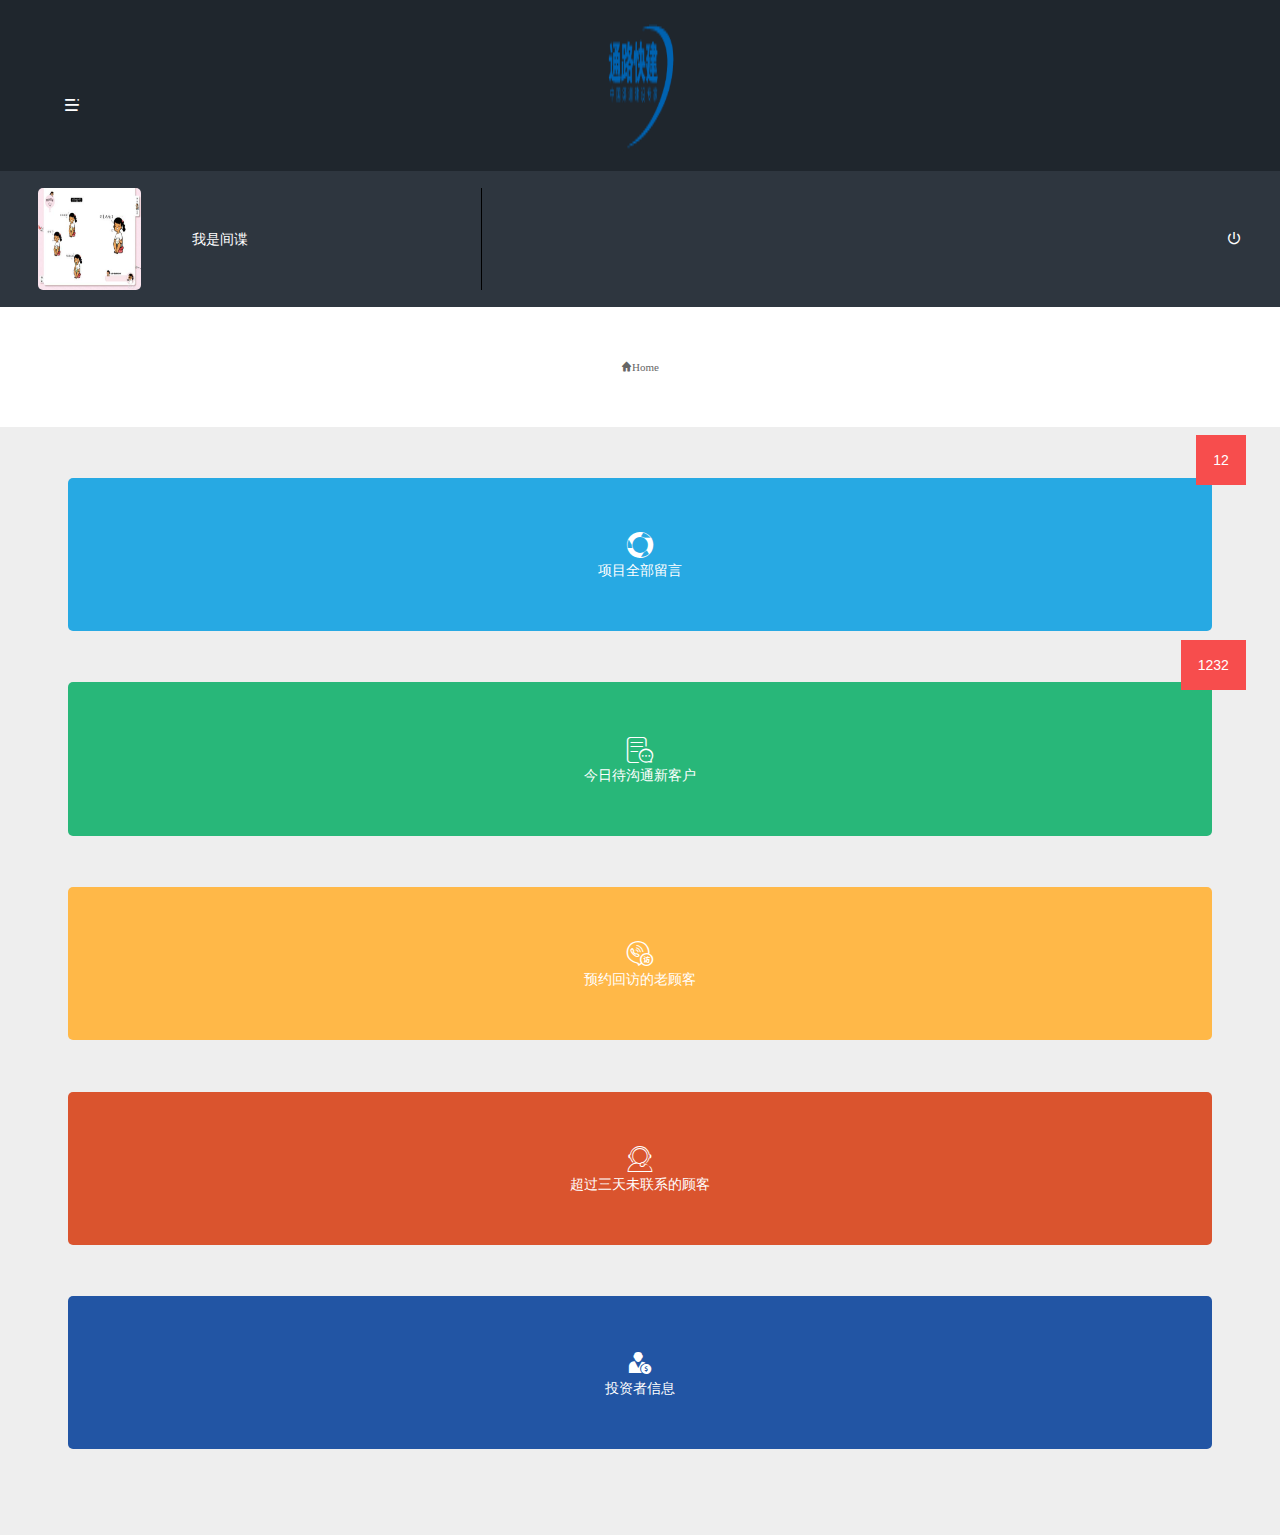
<file: message/index.html>
<!doctype html>
<html lang="`">
<head>
    <meta charset="UTF-8">
    <meta name="viewport"
          content="width=device-width, user-scalable=0, initial-scale=1.0, maximum-scale=1.0, minimum-scale=1.0">
    <meta http-equiv="X-UA-Compatible" content="ie=edge">
    <meta name="renderer" content="webkit">
    <meta http-equiv="X-UA-Compatible" content="IE=Edge">
    <link rel="stylesheet" href="./css/index.css">
    <link rel="stylesheet" href="./css/base.css">
    <link rel="stylesheet" href="./css/iconfont.css">
    <script src="js/rem.js"></script>
    <title>首页</title>
</head>
<body>
    <header class="index_header container">
        <div class="index_nav iconfont">&#xe666;</div>
        <!--<div class="index_logo"></div>-->
        <img src="./image/logo.png" alt="" width="75rem">
        <div class="index_nav"></div>
    </header>
    <div class="index_baitai"></div>
    <div class="index_MaxBox">
        <div class="index_personal">
        <div class="index_xinxi_box">
            <img src="./image/aa.jpg" alt="">
            <span>我是间谍</span>
        </div>
        <a href="./html/admin.html" class="index_tui iconfont">&#xe632;</a>
    </div>
        <div class="index_miaoBao">
        <a class="iconfont" href="">&#xe628;Home</a>
    </div>
        <div class="index_box">
        <ul>
            <li class="index_list">
                <a href="./html/All.html" class="index_A">
                    <span class="index_list_icon iconfont">&#xe8a0;</span>
                    <span class="index_list_text">项目全部留言</span>
                </a>
                <span class="index_position">12</span>
            </li>
            <li class="index_list index_Bga">
                <a href="./html/contact.html" class="index_A">
                    <span class="index_list_icon iconfont">&#xe679;</span>
                    <span class="index_list_text">今日待沟通新客户</span>
                </a>
                <span class="index_position">1232</span>
            </li>
            <li class="index_list index_Bgb">
                <a href="" class="index_A">
                    <span class="index_list_icon iconfont">&#xe601;</span>
                    <span class="index_list_text">预约回访的老顾客</span>
                </a>
            </li>
            <li class="index_list index_Bgc">
                <a href="" class="index_A">
                    <span class="index_list_icon iconfont">&#xe600;</span>
                    <span class="index_list_text">超过三天未联系的顾客</span>
                </a>
            </li>
            <li class="index_list index_Bgd">
                <a href="" class="index_A">
                    <span class="index_list_icon iconfont">&#xe68e;</span>
                    <span class="index_list_text">投资者信息</span>
                </a>
            </li>
        </ul>
        </div>
        <div class="index_mask">
            <div class="index_mask_box">
                <div class="index_mask_image">
                    <div class="index_mask_tuBox"></div>
                    <span class="mask_name">我是间谍</span>
                </div>
                <ul class="index_mask_ul">
                    <li class="index_mask_list">
                        <span class="index_mask_shi">项目全部留言</span>
                        <sapn class="Mask_Button">+</sapn>
                    </li>
                    <ul id="Mask_uls">
                        <li class="Mask_list">
                            <a href="./html/All.html" class="Mask_A">
                                    项目全部留言
                            </a>
                        </li>
                        <li class="Mask_list">
                            <a href="./html/contact.html" class="Mask_A">
                                预约回访老顾客
                            </a>
                        </li>
                        <li class="Mask_list">
                            <a href="./html/investment.html" class="Mask_A">
                               超过三天未联系的顾客
                            </a>
                        </li>
                    </ul>
                    <li class="index_mask_list">
                        <span class="index_mask_shi">投资者留言</span>
                        <sapn class="Mask_Button">+</sapn>
                    </li>
                    <ul id="Mask_uls">
                        <li class="Mask_list">
                            <a href="./html/visit.html" class="Mask_A">
                                投资者信息
                            </a>
                        </li>
                    </ul>
                </ul>
            </div>
            <div class="index_mask_right"></div>
        </div>
    </div>
    <script src="js/index.js"></script>
</body>
</html>
</file>
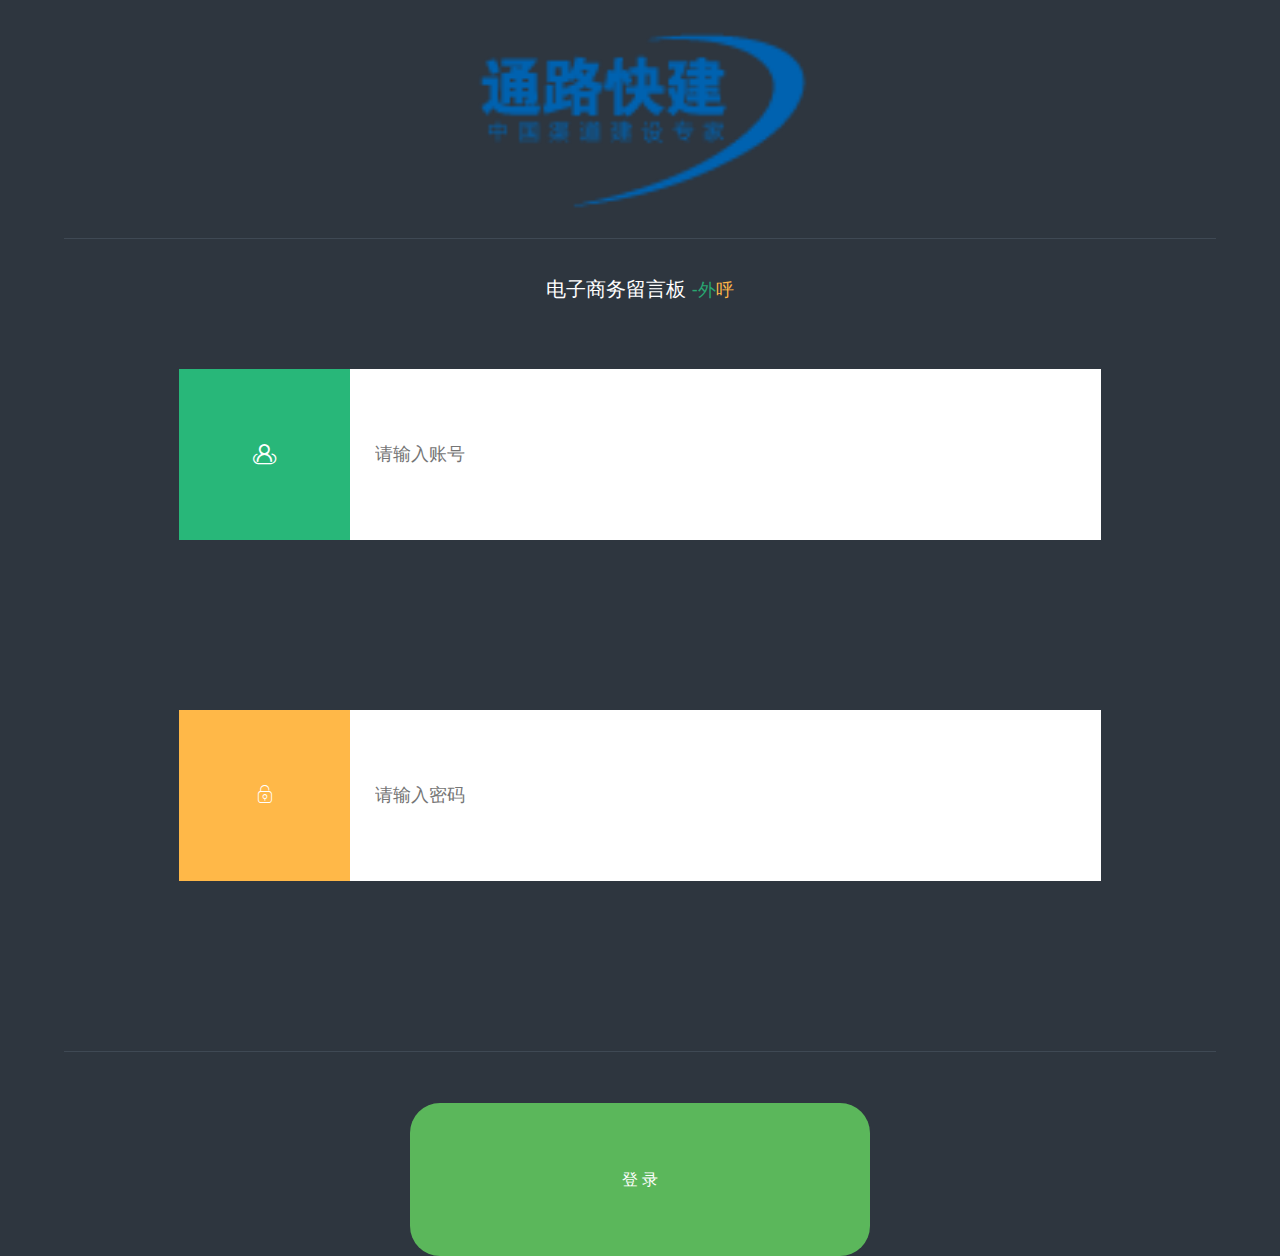
<file: message/html/admin.html>
<!doctype html>
<html lang="`">
<head>
    <meta charset="UTF-8">
    <meta name="viewport"
          content="width=device-width, user-scalable=0, initial-scale=1.0, maximum-scale=1.0, minimum-scale=1.0">
    <meta http-equiv="X-UA-Compatible" content="ie=edge">
    <meta name="renderer" content="webkit">
    <meta http-equiv="X-UA-Compatible" content="IE=Edge">
    <link rel="stylesheet" href="../css/admin.css">
    <link rel="stylesheet" href="../css/base.css">
    <link rel="stylesheet" href="../css/iconfont.css">
    <script src="../js/rem.js"></script>
    <title>登录</title>
</head>
<body>
<div class="admin_box">
    <div class="admin_top"></div>
    <div class="admin_logo_box">
        <div class="admin_ming">电子商务留言板 <span class="admin_one">-外</span><span class="admin_two">呼</span></div>
    </div>
    <div class="admin_input_box">
            <div class="admin_admin">
                <div class="admin_icon iconfont">&#xe603;</div>
                <input type="text" placeholder="请输入账号">
            </div>
            <div class="admin_password admin_admin">
                <div class="admin_icon_two admin_icon iconfont">&#xe759;</div>
                <input type="password" placeholder="请输入密码">
            </div>
    </div>
    <div class="admin_buttom"></div>
    <div class="admin_button">
        <!--<div class="admin_wang">忘记密码</div>-->
        <div class=" admin_wang admin_login">登   录</div>
    </div>
</div>
</body>
</html>
</file>
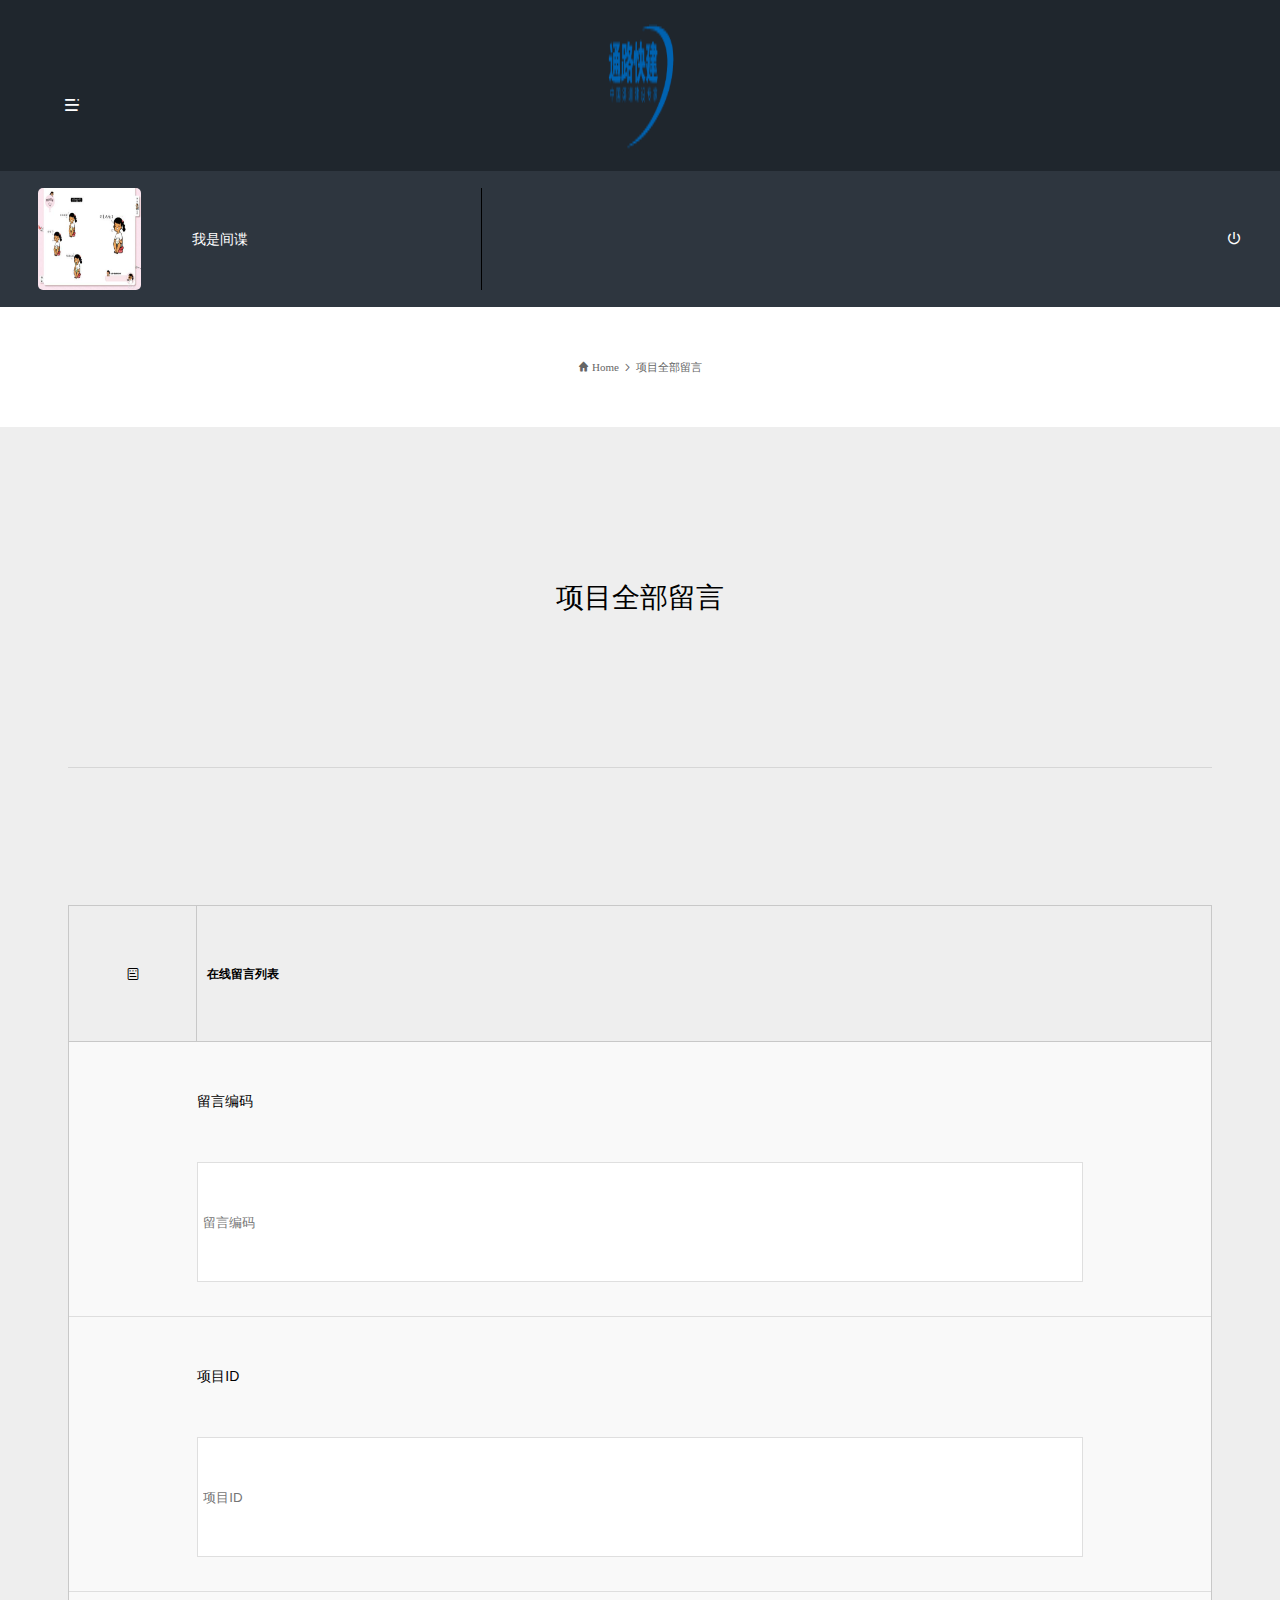
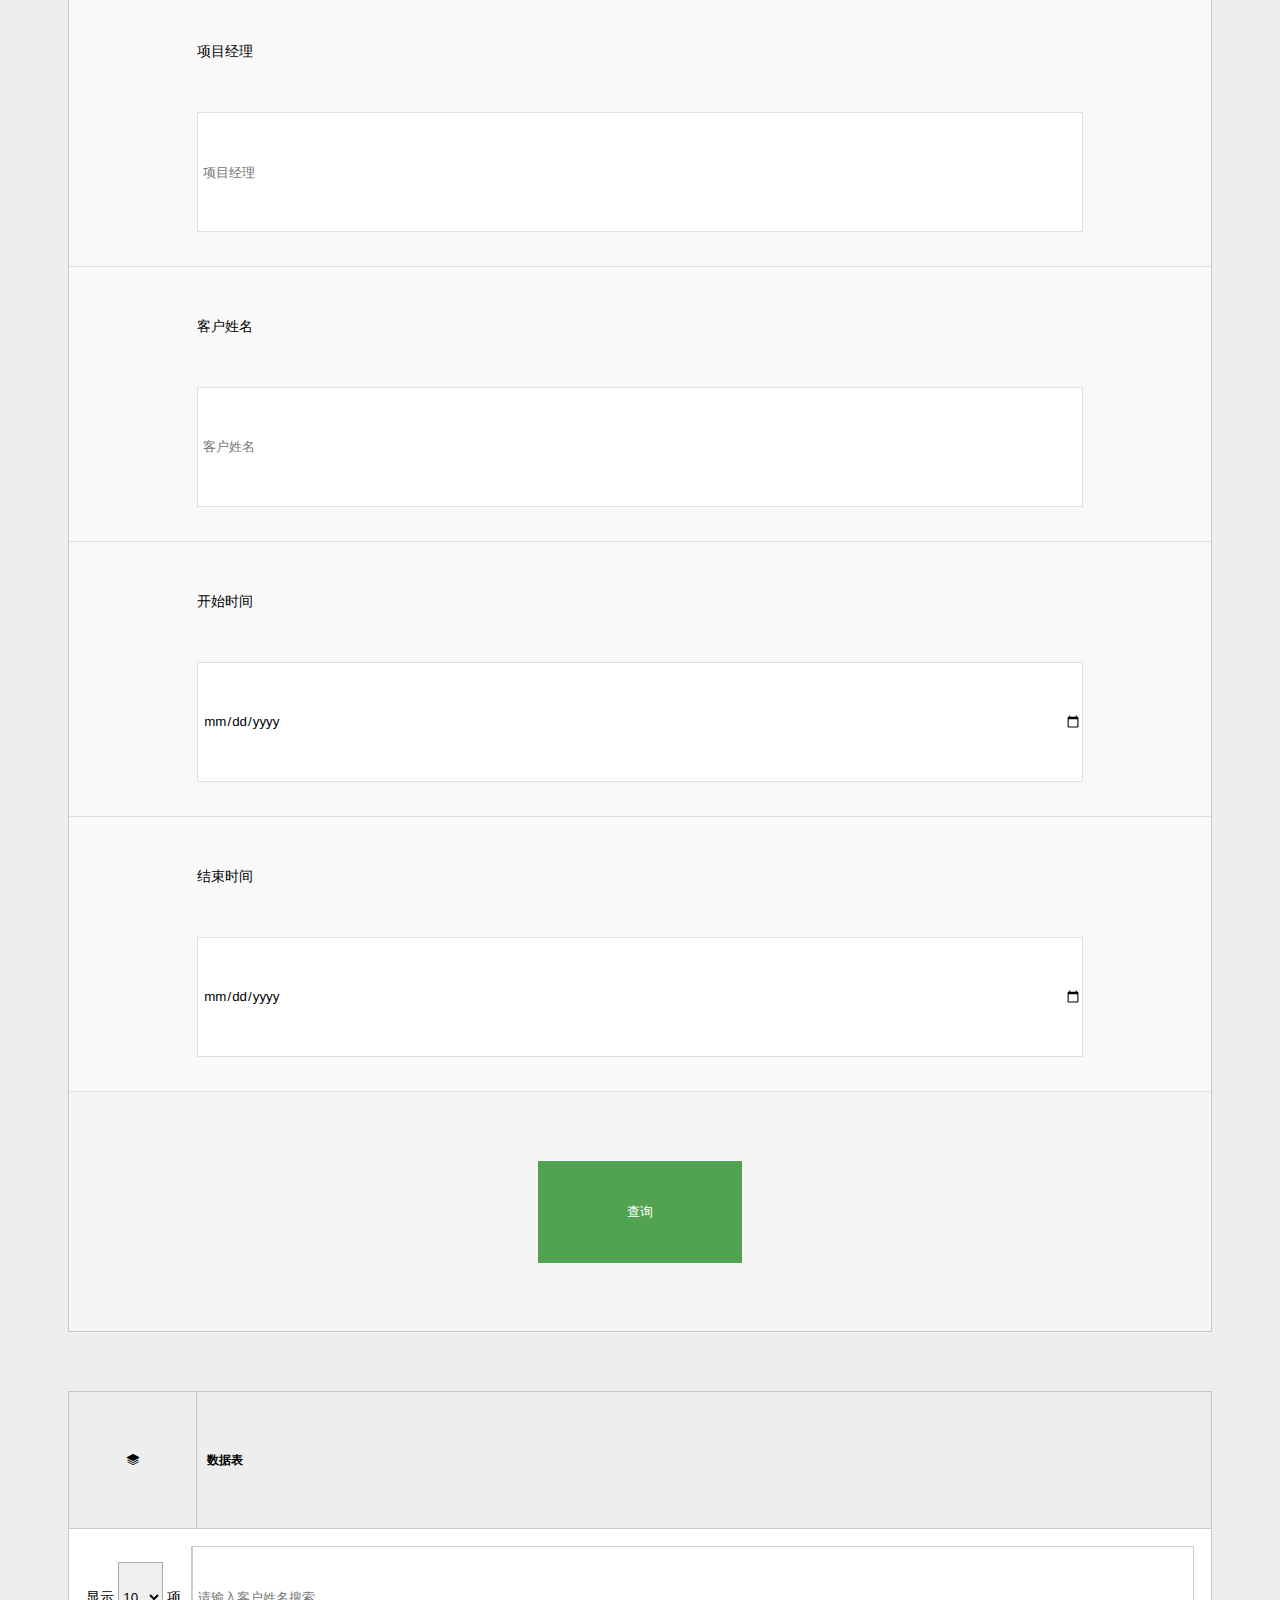
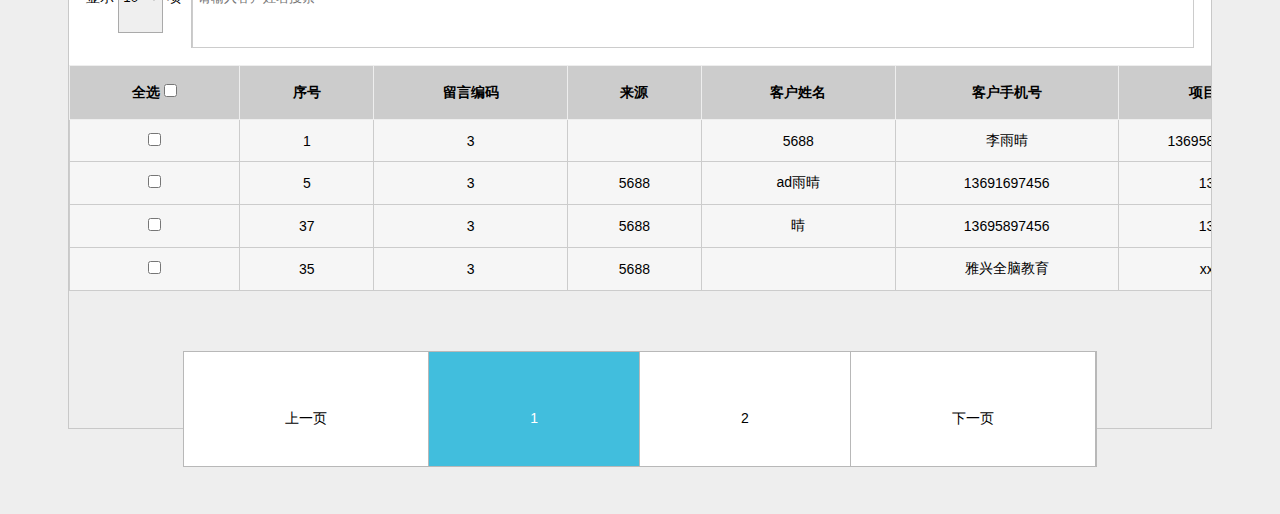
<file: message/html/All.html>
<!doctype html>
<html lang="en">
<head>
    <meta charset="UTF-8">
    <meta name="viewport"
          content="width=device-width, user-scalable=0, initial-scale=1.0, maximum-scale=1.0, minimum-scale=1.0">
    <meta http-equiv="X-UA-Compatible" content="ie=edge">
    <meta name="renderer" content="webkit">
    <meta http-equiv="X-UA-Compatible" content="IE=Edge">
    <link rel="stylesheet" href="../css/All.css">
    <link rel="stylesheet" href="../css/index.css">
    <link rel="stylesheet" href="../css/base.css">
    <link rel="stylesheet" href="../css/iconfont.css">
    <script src="../js/rem.js"></script>
    <title>项目全部留言</title>
</head>
<body>
<header class="index_header container">
    <div class="index_nav iconfont">&#xe666;</div>
    <!--<div class="index_logo"></div>-->
    <img src="../image/logo.png" alt="" width="75rem">
    <div class="index_nav"></div>
</header>
<div class="index_baitai"></div>
<div class="index_MaxBox">
    <div class="index_personal">
        <div class="index_xinxi_box">
            <img src="../image/aa.jpg" alt="">
            <span>我是间谍</span>
        </div>
        <a href="./html/admin.html" class="index_tui iconfont">&#xe632;</a>
    </div>
    <!--面包屑开始-->
    <div class="index_miaoBao">
        <a class="iconfont" href="">&#xe628;&nbspHome&nbsp&#xe602;</a>
        <span>项目全部留言</span>
    </div>
    <!--面包屑结束-->
    <!--正文开始-->
    <div class="Contact_box">
        <!--标题开始-->
        <div class="Title">
            <h1>项目全部留言</h1>
        </div>
        <!--标题结束-->
        <!--留言列表开始-->
        <div class="menu">
            <div class="menu_title_box">
                <span class="menu_icon iconfont">&#xe604;</span>
                <h5 class="menu_title">在线留言列表</h5>
            </div>
            <div class="menu_list_box">
                <div class="menu_list">
                    <p class="menu_p">留言编码</p>
                    <input class="menu_input" type="text" placeholder="留言编码">
                </div>
                <div class="menu_list">
                    <p class="menu_p">项目ID</p>
                    <input class="menu_input" type="text" placeholder="项目ID">
                </div>
                <div class="menu_list">
                    <p class="menu_p">项目经理</p>
                    <input class="menu_input" type="text" placeholder="项目经理">
                </div>
                <div class="menu_list">
                    <p class="menu_p">客户姓名</p>
                    <input class="menu_input" type="text" placeholder="客户姓名">
                </div>
                <div class="menu_list">
                    <p class="menu_p">开始时间</p>
                    <input class="menu_input" type="date" placeholder="开始时间">
                </div>
                <div class="menu_list">
                    <p class="menu_p">结束时间</p>
                    <input class="menu_input" type="date" placeholder="结束时间">
                </div>
                <div class="menu_cha">
                    <button class="mune_button">查询</button>
                </div>
            </div>
        </div>
        <!--留言列表结束-->
        <!--静态列表开始-->
        <div class="Static_Box">
            <div class="menu_title_box Static_Bg">
                <span class="menu_icon iconfont">&#xe639;</span>
                <h5 class="menu_title">数据表</h5>
            </div>
            <div class="Static_nav">
                <div class="Static_select">
                    显示
                    <select name="" id="">
                        <option value="" class="Static_Option">10</option>
                        <option value="" class="Static_Option">25</option>
                        <option value="" class="Static_Option">50</option>
                        <option value="" class="Static_Option">100</option>
                    </select>
                    项
                </div>
                <input name="key" type="text" id="key" oninput="onSearch(this)" value="" class="Static_sousuo" placeholder="请输入客户姓名搜索">
            </div>
            <div class="Static_BgBox">
                <table class="table-1" id="tableSort">
                    <thead>
                    <tr>
                        <th>全选
                            <input type="checkbox">
                        </th>
                        <th>
                            <span class="sort_able">序号</span>
                        </th>
                        <th>
                            <span class="sort_able">留言编码</span>
                        </th>
                        <th>
                            <span class="sort_able">来源</span>
                        </th>

                        <th>
                            <span class="sort_able">客户姓名</span>
                        </th>
                        <th>
                            <span class="sort_able">客户手机号</span>
                        </th>
                        <th>
                            <span class="sort_able">项目ID</span>
                        </th>
                        <th>
                            <span class="sort_able">项目名称</span>
                        </th>
                        <th>
                            <span class="sort_able">留言内容</span>
                        </th>
                        <th>
                            <span class="sort_able">状态</span>
                        </th>
                        <th>
                            <span class="sort_able">分配给</span>
                        </th>
                        <th>
                            <span class="sort_able">投资者等级</span>
                        </th>
                        <th>
                            <span class="sort_able">成交录入情况</span>
                        </th>
                        <th>
                            <span class="sort_able">留言时间</span>
                        </th>
                        <th>操作</th>
                    </tr>

                    </thead>
                    <tbody>
                    <tr>
                        <td>
                            <input type="checkbox" class="td_checkbox">
                        </td>
                        <td>1</td>
                        <td>3</td>
                        <td></td>
                        <td>5688</td>
                        <td>李雨晴</td>
                        <td>13695897456</td>
                        <td>136</td>
                        <td>哦I软件</td>
                        <td>三天未回访</td>
                        <td>吴海</td>
                        <td>F累</td>
                        <td>未成交</td>
                        <td>2016-16-89</td>
                    </tr>
                    <tr>
                        <td>
                            <input type="checkbox" class="td_checkbox">
                        </td>
                        <td>5</td>
                        <td>3</td>
                        <td>5688</td>
                        <td>ad雨晴</td>
                        <td>13691697456</td>
                        <td>136</td>
                        <td>软件</td>
                        <td>问人家维京人问哦I软件</td>
                        <td>三天未回访</td>
                        <td>吴海</td>
                        <td>F累</td>
                        <td>未成交</td>
                        <td>2018-16-89</td>
                    </tr>
                    <tr>
                        <td>
                            <input type="checkbox" class="td_checkbox">
                        </td>
                        <td>37</td>
                        <td>3</td>
                        <td>5688</td>
                        <td>晴</td>
                        <td>13695897456</td>
                        <td>136</td>
                        <td>哦</td>
                        <td>问人家维京人问哦I软件</td>
                        <td>三天未回访</td>
                        <td>吴海</td>
                        <td>F累</td>
                        <td>未成交</td>
                        <td>2007-16-89</td>
                    </tr>
                    <tr>
                        <td>
                            <input type="checkbox" class="td_checkbox">
                        </td>
                        <td>35</td>
                        <td>3</td>
                        <td>5688</td>
                        <td></td>
                        <td>雅兴全脑教育</td>
                        <td>xxs</td>
                        <td>13695897456</td>
                        <td>问人家维京人问哦I软件</td>
                        <td>三天未回访</td>
                        <td>吴海</td>
                        <td>F累</td>
                        <td>未成交</td>
                        <td>2017-16-1</td>
                    </tr>
                    </tbody>

                </table>
            </div>
            <div class="Static_buttom_max">
                <div class="Static_paging">
                    <a href="javascript:;" class="Static_Previous">上一页</a>
                    <a href="javascript:;" class="Static_one Static_active">1</a>
                    <a href="javascript:;" class="Static_one">2</a>
                    <a href="javascript:;" class="Static_next">下一页</a>
                </div>
            </div>
        </div>
        <!--静态列表结束-->
    </div>
    <!--征文结束-->
    <!--遮罩开始-->
    <div class="index_mask">
        <div class="index_mask_box">
            <div class="index_mask_image">
                <div class="index_mask_tuBox"></div>
                <span class="mask_name">我是间谍</span>
            </div>
            <ul class="index_mask_ul">
                <li class="index_mask_list">
                    <span class="index_mask_shi">项目全部留言</span>
                    <sapn class="Mask_Button">+</sapn>
                </li>
                <ul id="Mask_uls">
                    <li class="Mask_list">
                        <a href="" class="Mask_A">
                            qsqs
                        </a>
                    </li>
                    <li class="Mask_list">
                        <a href="" class="Mask_A">
                            qsqs
                        </a>
                    </li>
                    <li class="Mask_list">
                        <a href="" class="Mask_A">
                            qsqs
                        </a>
                    </li>
                </ul>
                <li class="index_mask_list">
                    <span class="index_mask_shi">投资者留言</span>
                    <sapn class="Mask_Button">+</sapn>
                </li>
                <ul id="Mask_uls">
                    <li class="Mask_list">
                        <a href="" class="Mask_A">
                            q啊啊啊啊
                        </a>
                    </li>
                </ul>
            </ul>
        </div>
        <div class="index_mask_right"></div>
    </div>
    <!--遮罩结束-->
</div>
<script src="../js/index.js"></script>
<script src="../js/sorttable.js"></script>
</body>
</html>
</file>
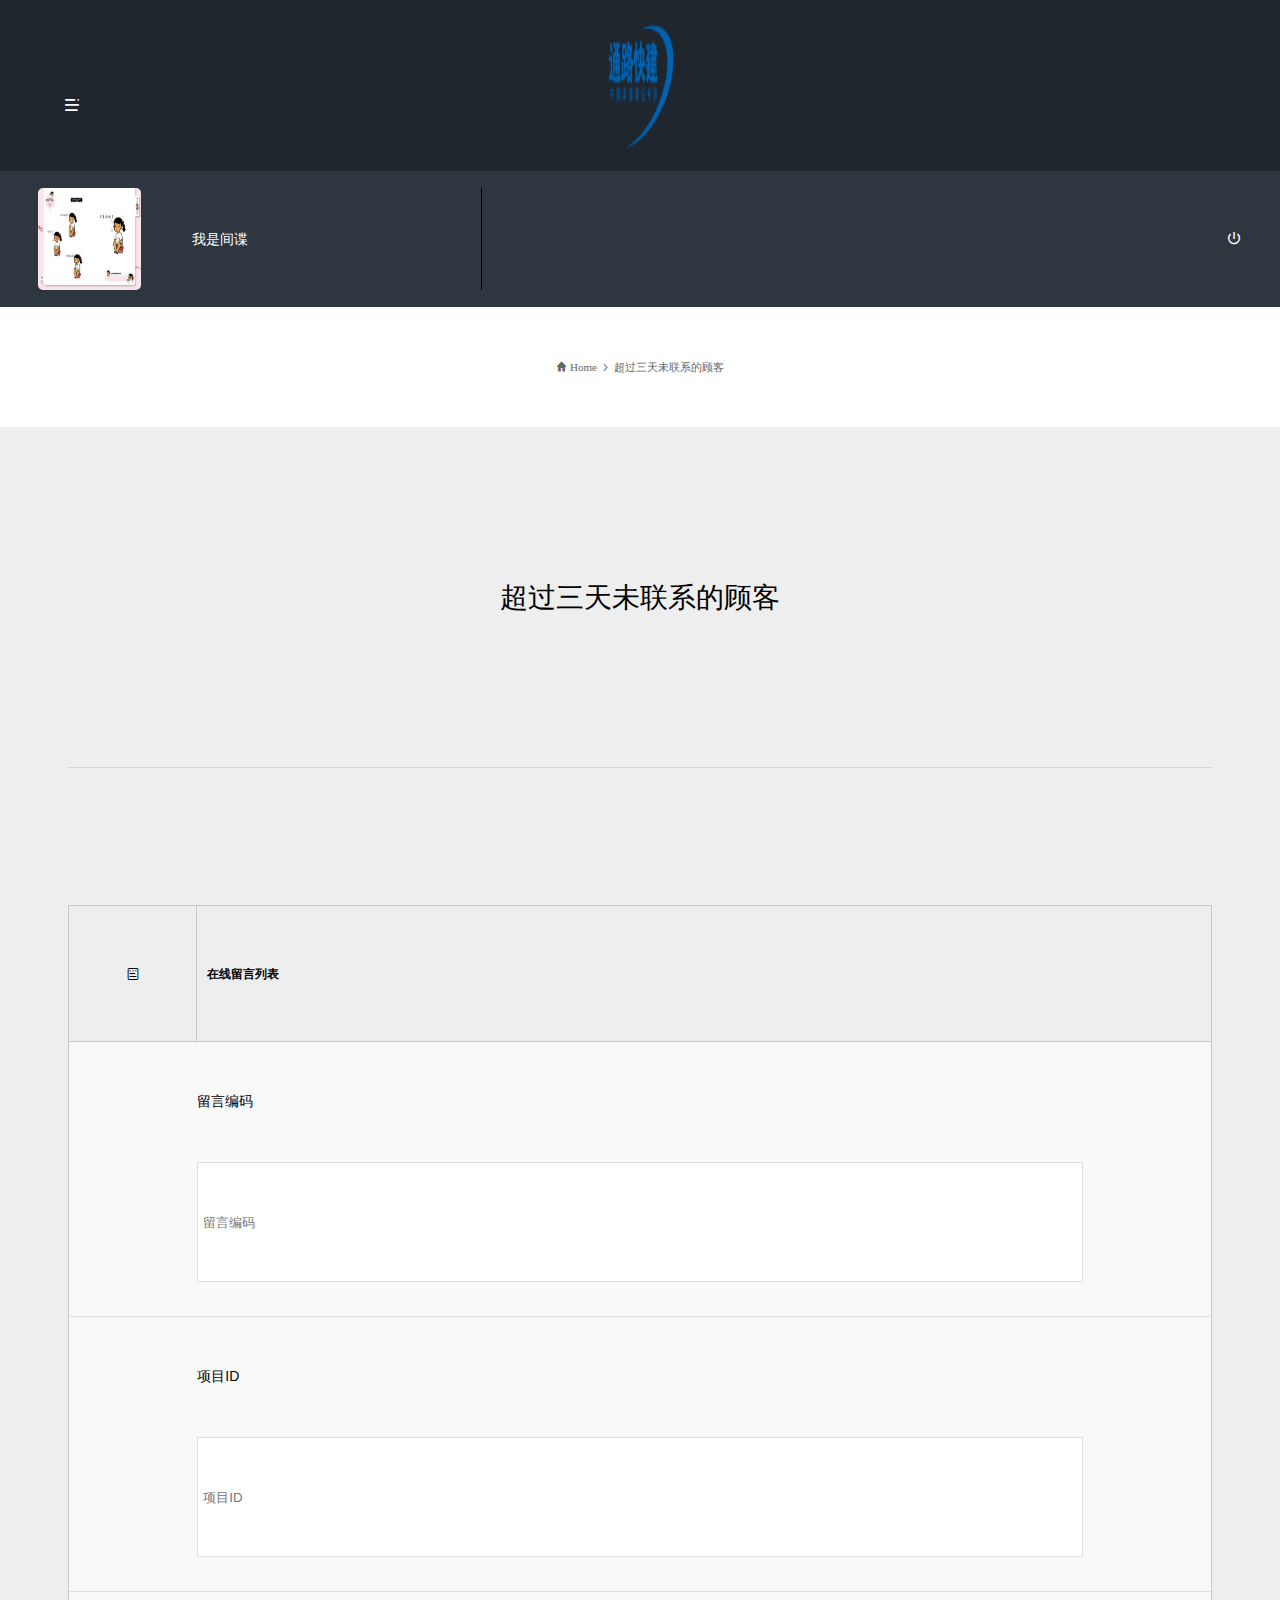
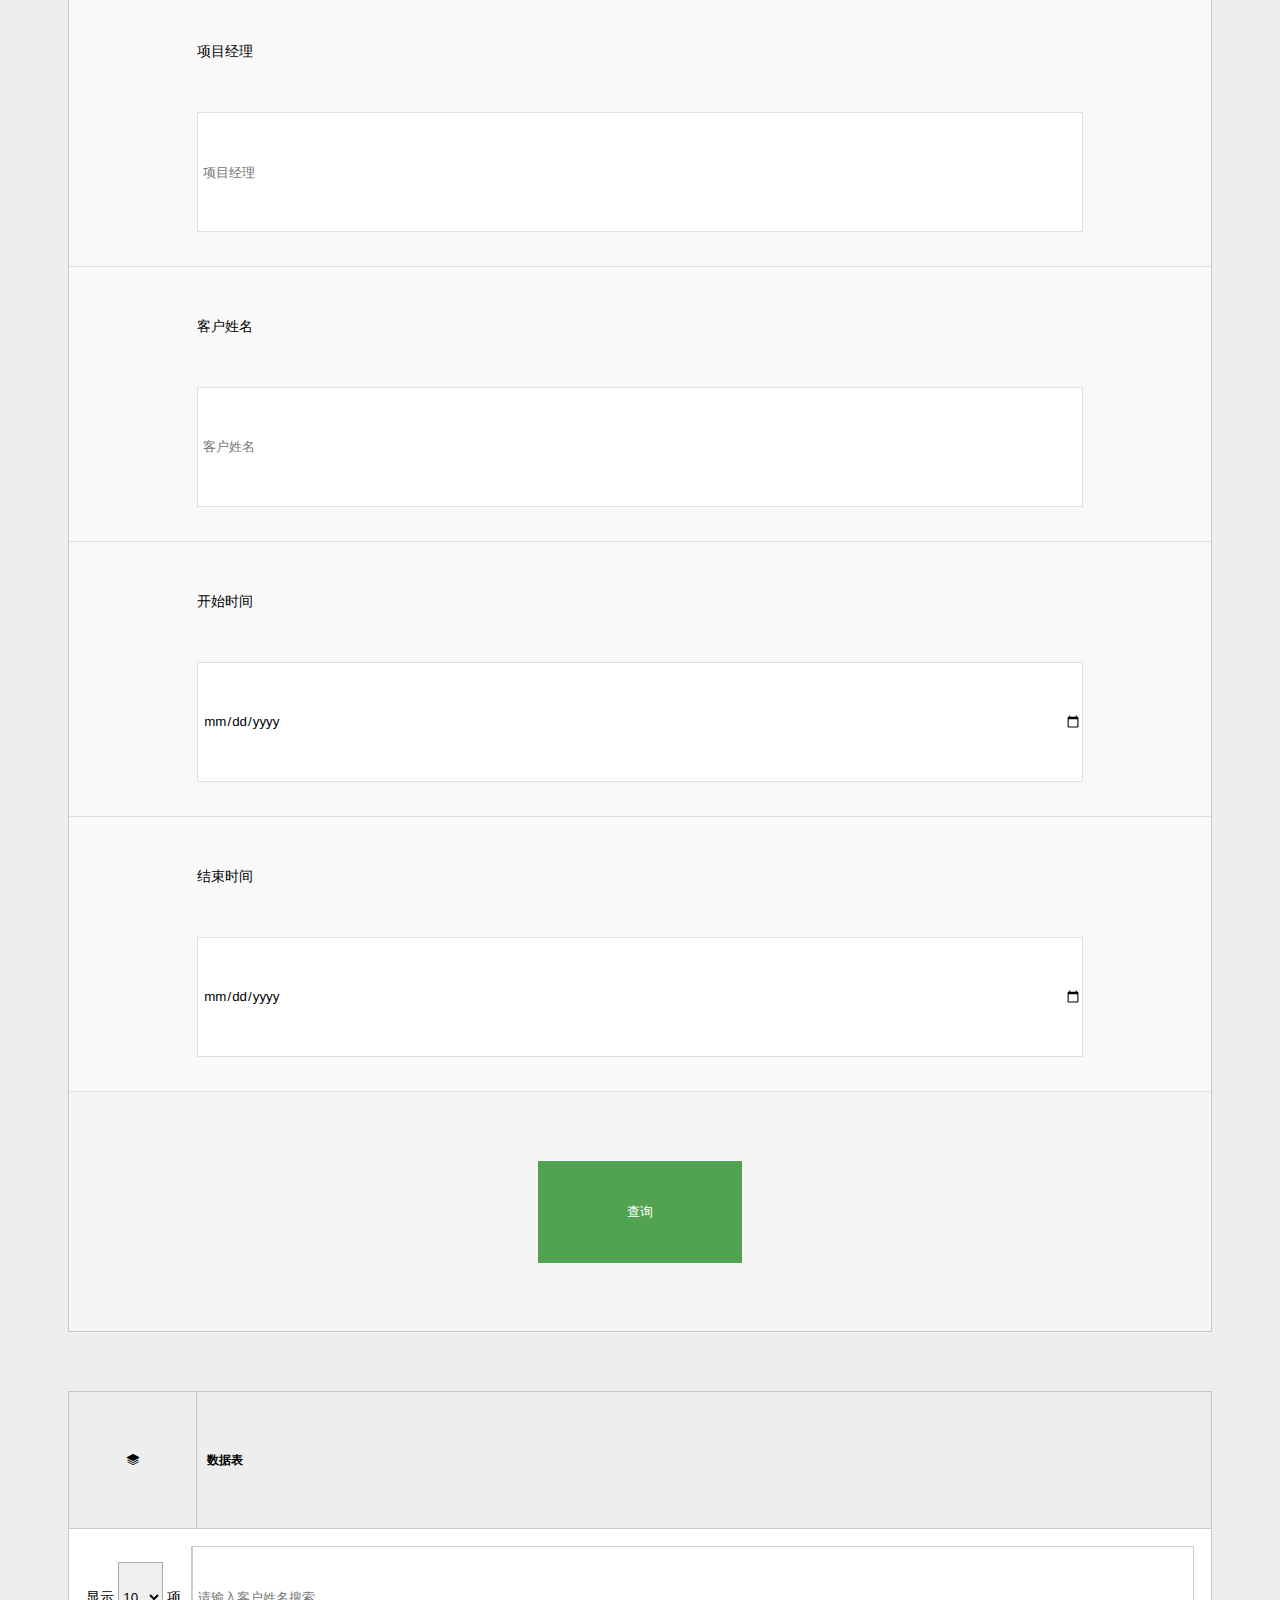
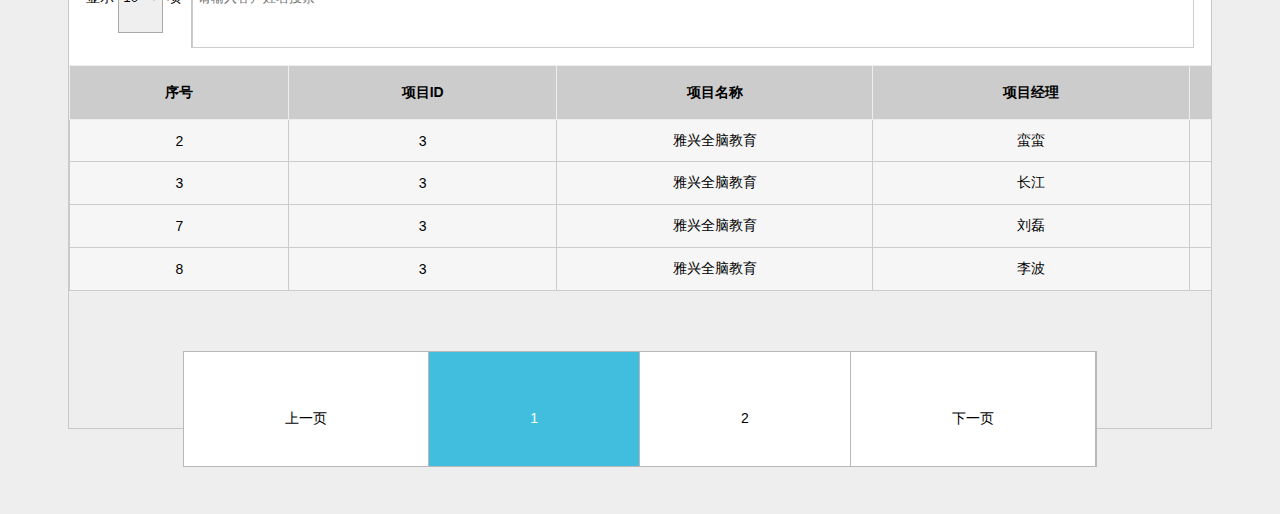
<file: message/html/contact.html>
<!doctype html>
<html lang="en">
<head>
    <meta charset="UTF-8">
    <meta name="viewport"
          content="width=device-width, user-scalable=0, initial-scale=1.0, maximum-scale=1.0, minimum-scale=1.0">
    <meta http-equiv="X-UA-Compatible" content="ie=edge">
    <meta name="renderer" content="webkit">
    <meta http-equiv="X-UA-Compatible" content="IE=Edge">
    <meta name="format-detection" content="telephone=no">
    <meta http-equiv="x-rim-auto-match" content="none">
    <link rel="stylesheet" href="../css/All.css">
    <link rel="stylesheet" href="../css/index.css">
    <link rel="stylesheet" href="../css/base.css">
    <link rel="stylesheet" href="../css/iconfont.css">
    <script src="../js/rem.js"></script>
    <title>超过三天未联系的顾客</title>
</head>
<body>
<header class="index_header container">
    <div class="index_nav iconfont">&#xe666;</div>
    <!--<div class="index_logo"></div>-->
    <img src="../image/logo.png" alt="" width="75rem">
    <div class="index_nav"></div>
</header>
<div class="index_baitai"></div>
<div class="index_MaxBox">
    <div class="index_personal">
        <div class="index_xinxi_box">
            <img src="../image/aa.jpg" alt="">
            <span>我是间谍</span>
        </div>
        <a href="./html/admin.html" class="index_tui iconfont">&#xe632;</a>
    </div>
    <!--面包屑开始-->
    <div class="index_miaoBao">
        <a class="iconfont" href="">&#xe628;&nbspHome&nbsp&#xe602;</a>
        <span>超过三天未联系的顾客</span>
    </div>
    <!--面包屑结束-->
    <!--正文开始-->
    <div class="Contact_box">
        <!--标题开始-->
        <div class="Title">
            <h1>超过三天未联系的顾客</h1>
        </div>
        <!--标题结束-->
        <!--留言列表开始-->
        <div class="menu">
            <div class="menu_title_box">
                <span class="menu_icon iconfont">&#xe604;</span>
                <h5 class="menu_title">在线留言列表</h5>
            </div>
            <div class="menu_list_box">
                <div class="menu_list">
                    <p class="menu_p">留言编码</p>
                    <input class="menu_input" type="text" placeholder="留言编码">
                </div>
                <div class="menu_list">
                    <p class="menu_p">项目ID</p>
                    <input class="menu_input" type="text" placeholder="项目ID">
                </div>
                <div class="menu_list">
                    <p class="menu_p">项目经理</p>
                    <input class="menu_input" type="text" placeholder="项目经理">
                </div>
                <div class="menu_list">
                    <p class="menu_p">客户姓名</p>
                    <input class="menu_input" type="text" placeholder="客户姓名">
                </div>
                <div class="menu_list">
                    <p class="menu_p">开始时间</p>
                    <input class="menu_input" type="date" placeholder="开始时间">
                </div>
                <div class="menu_list">
                    <p class="menu_p">结束时间</p>
                    <input class="menu_input" type="date" placeholder="结束时间">
                </div>
                <div class="menu_cha">
                    <button class="mune_button">查询</button>
                </div>
            </div>
        </div>
        <!--留言列表结束-->
        <!--静态列表开始-->
        <div class="Static_Box">
            <div class="menu_title_box Static_Bg">
                <span class="menu_icon iconfont">&#xe639;</span>
                <h5 class="menu_title">数据表</h5>
            </div>
            <div class="Static_nav">
                <div class="Static_select">
                    显示
                    <select name="" id="">
                        <option value="" class="Static_Option">10</option>
                        <option value="" class="Static_Option">25</option>
                        <option value="" class="Static_Option">50</option>
                        <option value="" class="Static_Option">100</option>
                    </select>
                    项
                </div>
                <input name="key" type="text" id="key" oninput="onSearch(this)" value="" class="Static_sousuo" placeholder="请输入客户姓名搜索">
            </div>
            <div class="Static_BgBox">
                <table class="table-1" id="tableSort">
                    <thead>
                    <tr>
                        <th>
                            <span class="sort_able">序号</span>
                        </th>
                        <th>
                            <span class="sort_able">项目ID</span>
                        </th>
                        <th>
                            <span class="sort_able">项目名称</span>
                        </th>
                        <th>
                            <span class="sort_able">项目经理</span>
                        </th>
                        <th>
                            <span class="sort_able">客户姓名</span>
                        </th>
                        <th>
                            <span class="sort_able">客户手机号</span>
                        </th>
                        <th>
                            <span class="sort_able">留言内容</span>
                        </th>
                        <th>
                            <span class="sort_able">留言时间</span>
                        </th>
                        <th>操作</th>
                    </tr>

                    </thead>
                    <tbody>
                    <tr>
                        <td>2</td>
                        <td>3</td>
                        <td>雅兴全脑教育</td>
                        <td>蛮蛮</td>
                        <td>波波</td>
                        <td><a href="" class="td_tell">18866897456</a>  <span class="td_tell_cha">查看</span></td>
                        <td>问人家维京人问哦I软件</td>
                        <td>2017-16-89</td>
                    </tr>
                    <tr>

                        <td>3</td>
                        <td>3</td>
                        <td>雅兴全脑教育</td>
                        <td>长江</td>
                        <td>波波</td>
                        <td><a href="" class="td_tell">18595777456</a>  <span class="td_tell_cha">查看</span></td>
                        <td>问人家维京人问哦I软件</td>
                        <td>2017-16-89</td>
                    </tr>
                    <tr>

                        <td>7</td>
                        <td>3</td>
                        <td>雅兴全脑教育</td>
                        <td>刘磊</td>
                        <td>波波</td>
                        <td><a href="" class="td_tell">13695897456</a>  <span class="td_tell_cha">查看</span></td>
                        <td>问人家维京人问哦I软件</td>
                        <td>2017-16-89</td>
                    </tr>
                    <tr>

                        <td>8</td>
                        <td>3</td>
                        <td>雅兴全脑教育</td>
                        <td>李波</td>
                        <td>波波</td>
                        <td><a href="" class="td_tell">15395897456</a>  <span class="td_tell_cha">查看</span></td>
                        <td>问人家维京人问哦I软件</td>
                        <td>2017-16-89</td>
                    </tr>
                    </tbody>
                </table>
            </div>
            <div class="Static_buttom_max">
                <div class="Static_paging">
                    <a href="javascript:;" class="Static_Previous">上一页</a>
                    <a href="javascript:;" class="Static_one Static_active">1</a>
                    <a href="javascript:;" class="Static_one">2</a>
                    <a href="javascript:;" class="Static_next">下一页</a>
                </div>
            </div>
        </div>
        <!--静态列表结束-->
    </div>
    <!--征文结束-->
    <!--遮罩开始-->
    <div class="index_mask">
        <div class="index_mask_box">
            <div class="index_mask_image">
                <div class="index_mask_tuBox"></div>
                <span class="mask_name">我是间谍</span>
            </div>
            <ul class="index_mask_ul">
                <li class="index_mask_list">
                    <span class="index_mask_shi">项目全部留言</span>
                    <sapn class="Mask_Button">+</sapn>
                </li>
                <ul id="Mask_uls">
                    <li class="Mask_list">
                        <a href="" class="Mask_A">
                            qsqs
                        </a>
                    </li>
                    <li class="Mask_list">
                        <a href="" class="Mask_A">
                            qsqs
                        </a>
                    </li>
                    <li class="Mask_list">
                        <a href="" class="Mask_A">
                            qsqs
                        </a>
                    </li>
                </ul>
                <li class="index_mask_list">
                    <span class="index_mask_shi">投资者留言</span>
                    <sapn class="Mask_Button">+</sapn>
                </li>
                <ul id="Mask_uls">
                    <li class="Mask_list">
                        <a href="" class="Mask_A">
                            q啊啊啊啊
                        </a>
                    </li>
                </ul>
            </ul>
        </div>
        <div class="index_mask_right"></div>
    </div>
    <!--遮罩结束-->
</div>
<script src="../js/tell.js"></script>
<script src="../js/index.js"></script>
<script src="../js/sorttable.js"></script>
</body>
</html>
</file>
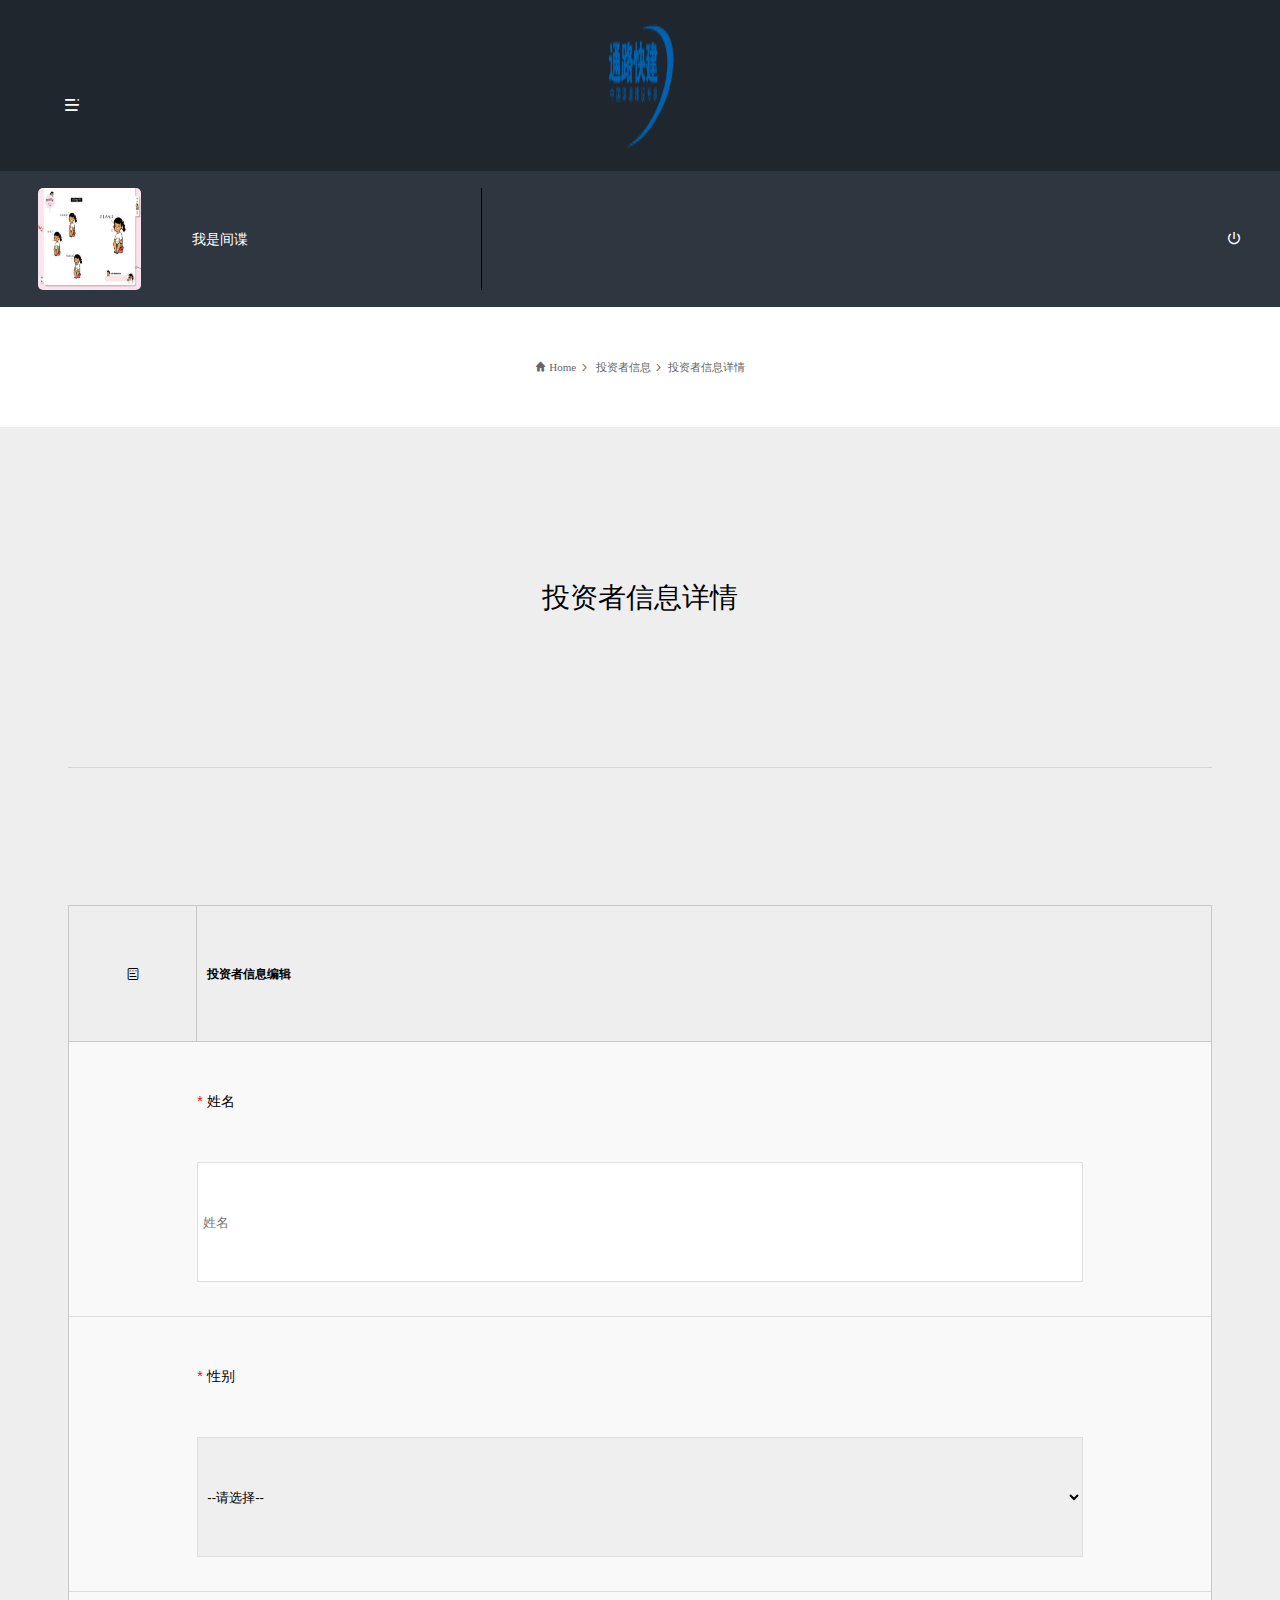
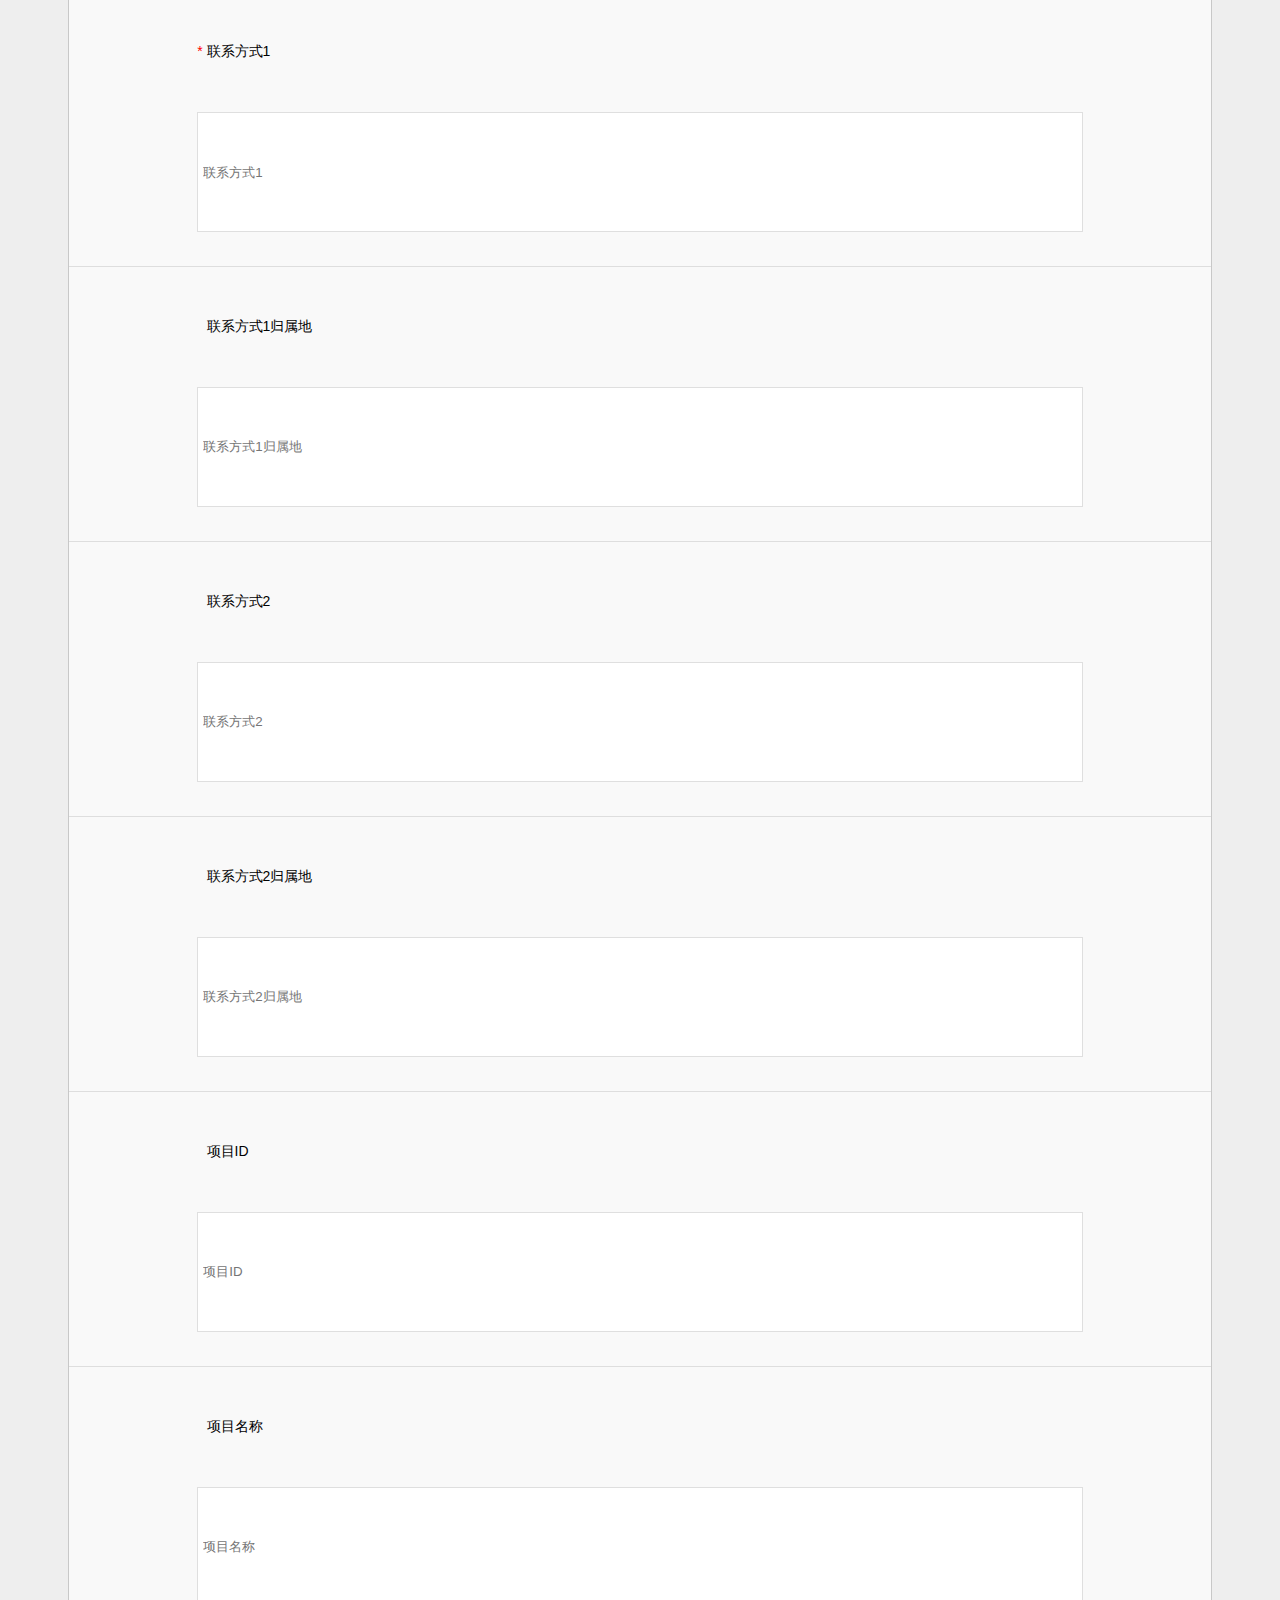
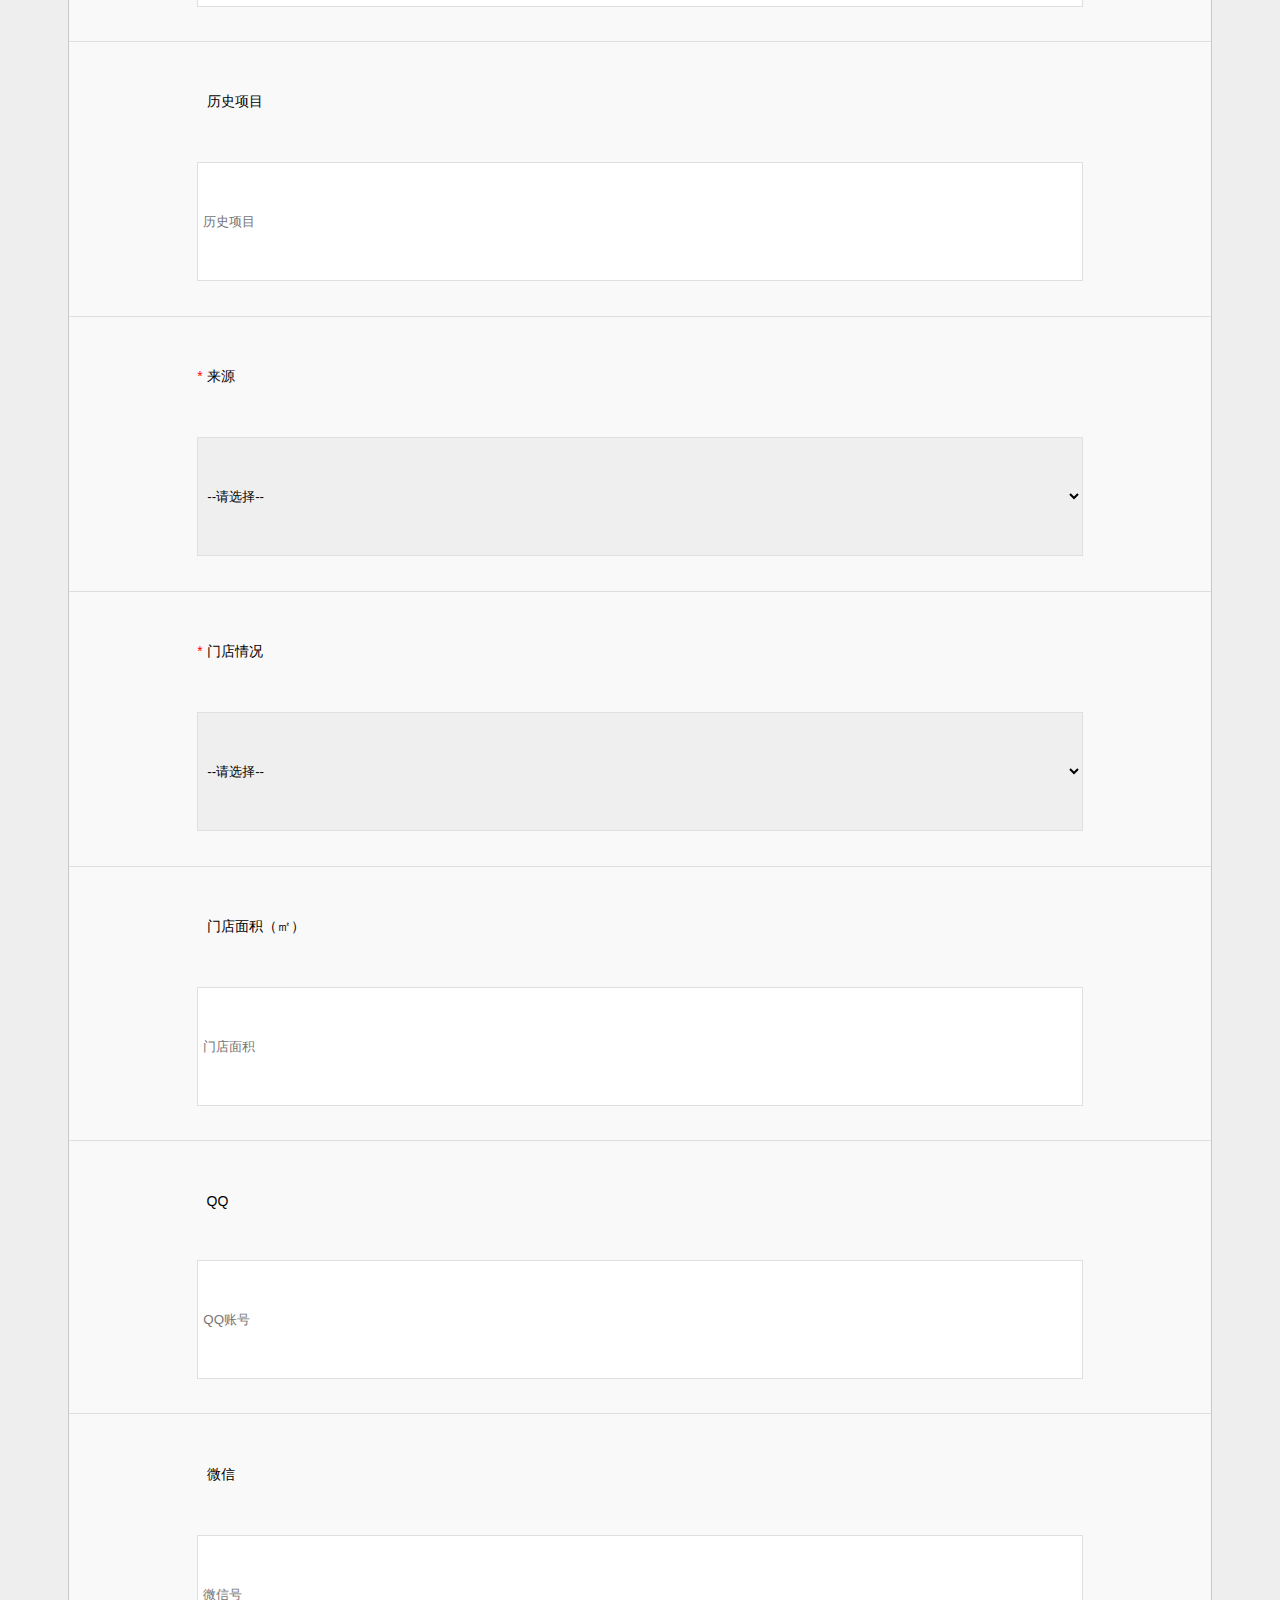
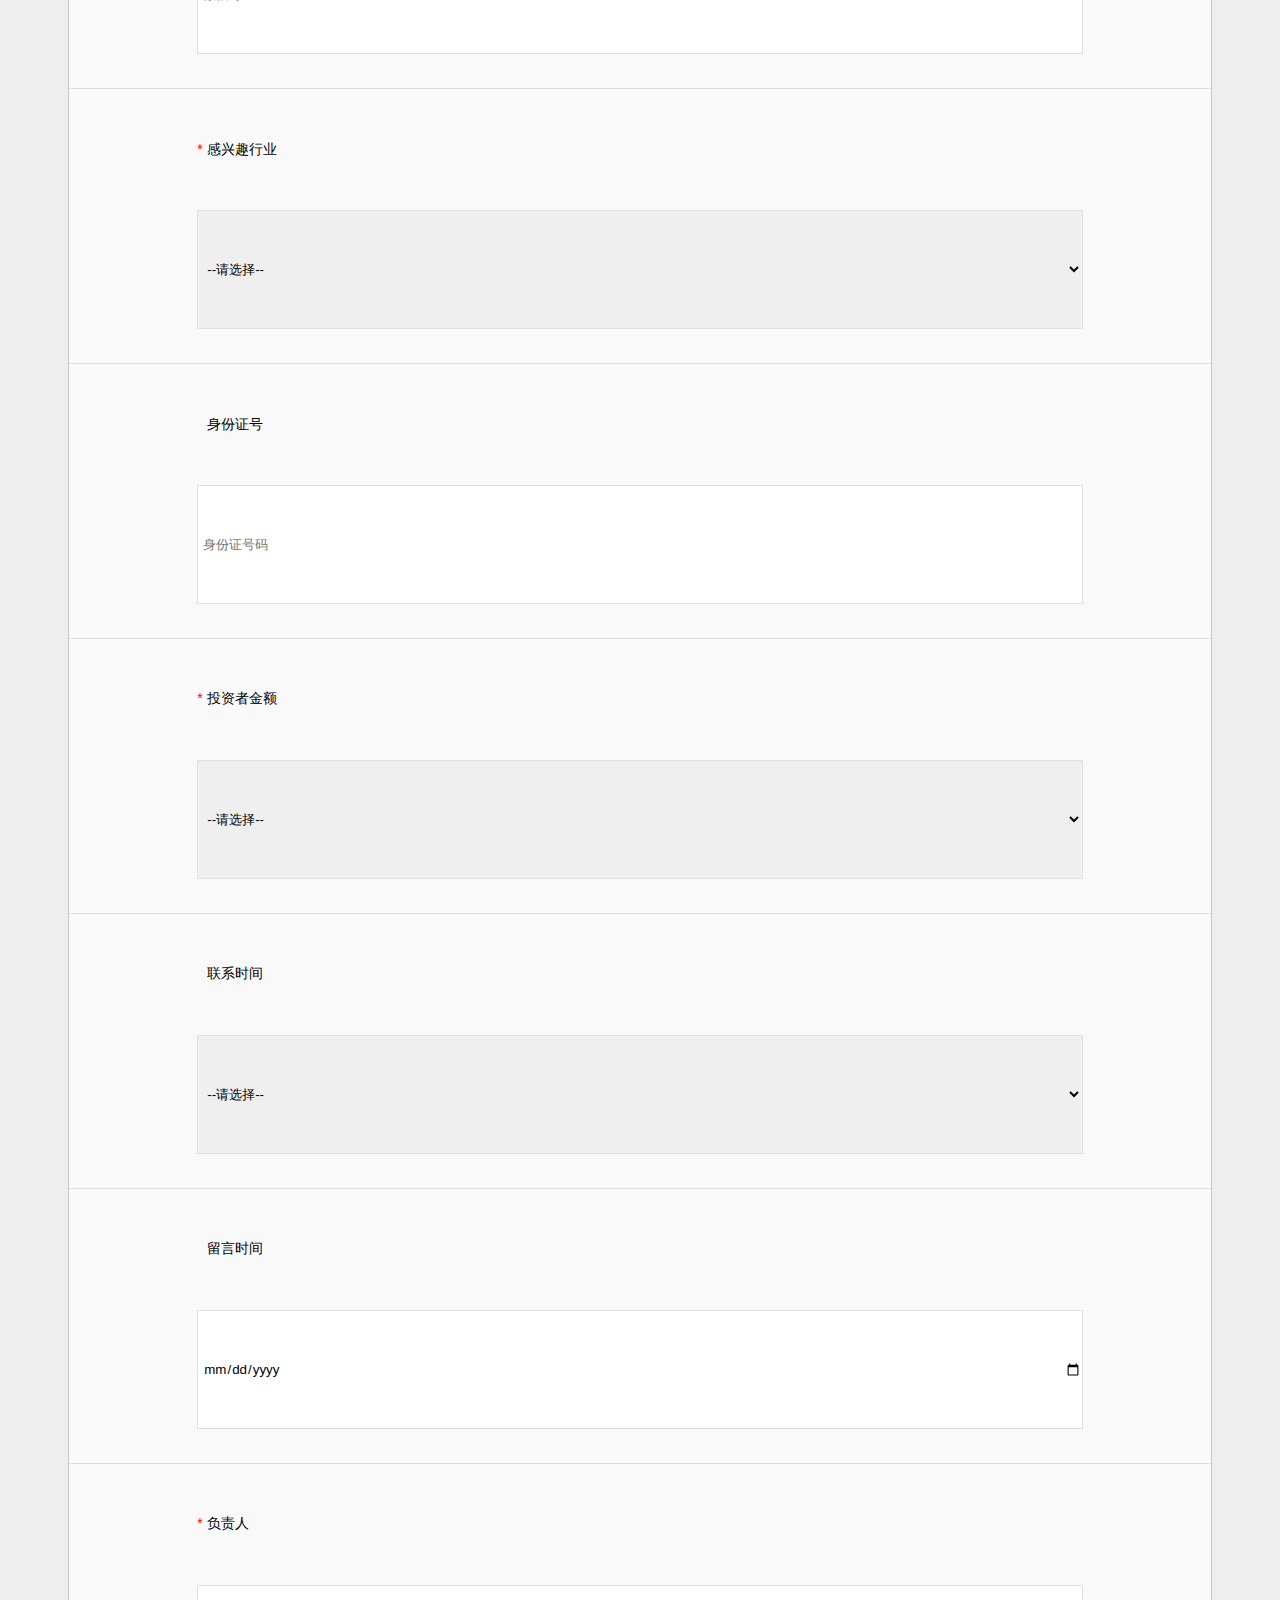
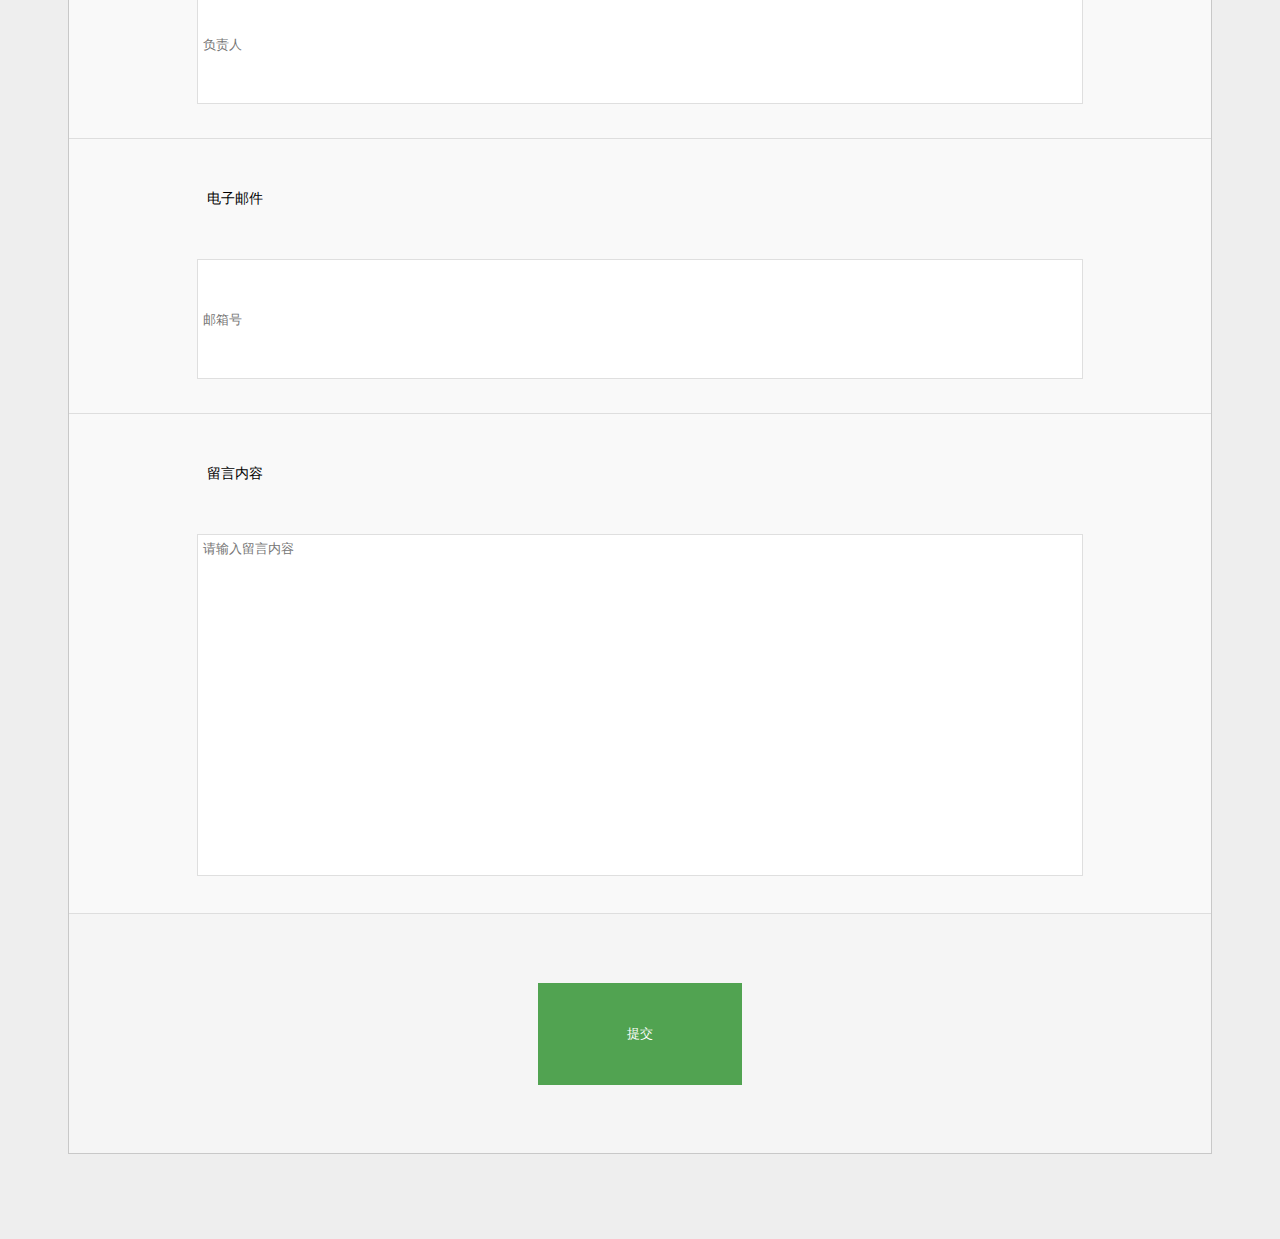
<file: message/html/editor.html>
<!doctype html>
<html lang="en">
<head>
    <meta charset="UTF-8">
    <meta name="viewport"
          content="width=device-width, user-scalable=0, initial-scale=1.0, maximum-scale=1.0, minimum-scale=1.0">
    <meta http-equiv="X-UA-Compatible" content="ie=edge">
    <meta name="renderer" content="webkit">
    <meta http-equiv="X-UA-Compatible" content="IE=Edge">
    <link rel="stylesheet" href="../css/All.css">
    <link rel="stylesheet" href="../css/investment.css">
    <link rel="stylesheet" href="../css/index.css">
    <link rel="stylesheet" href="../css/base.css">
    <link rel="stylesheet" href="../css/iconfont.css">
    <script src="../js/rem.js"></script>
    <title>投资者信息详情</title>
</head>
<body>
<header class="index_header container">
    <div class="index_nav iconfont">&#xe666;</div>
    <!--<div class="index_logo"></div>-->
    <img src="../image/logo.png" alt="" width="75rem">
    <div class="index_nav"></div>
</header>
<div class="index_baitai"></div>
<div class="index_MaxBox">
    <div class="index_personal">
        <div class="index_xinxi_box">
            <img src="../image/aa.jpg" alt="">
            <span>我是间谍</span>
        </div>
        <a href="../html/admin.html" class="index_tui iconfont">&#xe632;</a>
    </div>
    <!--面包屑开始-->
    <div class="index_miaoBao">
        <a class="iconfont" href="">&#xe628;&nbspHome&nbsp&#xe602;</a>
        <a class="iconfont" href="">&nbsp投资者信息&nbsp&#xe602;</a>
        <span>投资者信息详情</span>
    </div>
    <!--面包屑结束-->
    <!--正文开始-->
    <div class="Contact_box">
        <!--标题开始-->
        <div class="Title">
            <h1>投资者信息详情</h1>
        </div>
        <!--标题结束-->
        <!--留言列表开始-->
        <div class="menu">
            <div class="menu_title_box">
                <span class="menu_icon iconfont">&#xe604;</span>
                <h5 class="menu_title">投资者信息编辑</h5>
            </div>
            <div class="menu_list_box">
                <div class="menu_list">
                    <span class="mandatory">*</span>
                    <p class="menu_p" hidden="true">姓名</p>
                    <input class="menu_input" type="text" placeholder="姓名">
                </div>
                <div class="menu_list">
                    <span class="mandatory">*</span>
                    <p class="menu_p" hidden="true">性别</p>
                    <select class="menu_list_select" name="" id="">
                        <option value="">--请选择--</option>
                        <option value="">男</option>
                        <option value="">女</option>
                    </select>
                </div>
                <div class="menu_list">
                    <span class="mandatory">*</span>
                    <p class="menu_p" hidden="true">联系方式1</p>
                    <input class="menu_input" type="text" placeholder="联系方式1">
                </div>
                <div class="menu_list">
                    <span class="mandatory">*</span>
                    <p class="menu_p">联系方式1归属地</p>
                    <input class="menu_input" type="text" placeholder="联系方式1归属地">
                </div>
                <div class="menu_list">
                    <span class="mandatory">*</span>
                    <p class="menu_p">联系方式2</p>
                    <input class="menu_input" type="text" placeholder="联系方式2">
                </div>
                <div class="menu_list">
                    <span class="mandatory">*</span>
                    <p class="menu_p">联系方式2归属地</p>
                    <input class="menu_input" type="text" placeholder="联系方式2归属地">
                </div>
                <div class="menu_list">
                    <span class="mandatory">*</span>
                    <p class="menu_p">项目ID</p>
                    <input class="menu_input" type="text" placeholder="项目ID">
                </div>
                <div class="menu_list">
                    <span class="mandatory">*</span>
                    <p class="menu_p">项目名称</p>
                    <input class="menu_input" type="text" placeholder="项目名称">
                </div>
                <div class="menu_list">
                    <span class="mandatory">*</span>
                    <p class="menu_p">历史项目</p>
                    <input class="menu_input" type="text" placeholder="历史项目">
                </div>
                <div class="menu_list">
                    <span class="mandatory">*</span>
                    <p class="menu_p" hidden="true">来源</p>
                    <select class="menu_list_select" name="" id="">
                        <option value="">--请选择--</option>
                        <option value="">百度</option>
                        <option value="">搜狗</option>
                        <option value="">搜搜</option>
                    </select>
                </div>
                <div class="menu_list">
                    <span class="mandatory">*</span>
                    <p class="menu_p" hidden="true">门店情况</p>
                    <select class="menu_list_select" name="" id="">
                        <option value="">--请选择--</option>
                        <option value="">无</option>
                        <option value="">有</option>
                        <option value="">不详</option>
                    </select>
                </div>
                <div class="menu_list">
                    <span class="mandatory">*</span>
                    <p class="menu_p">门店面积（㎡）</p>
                    <input class="menu_input" type="text" placeholder="门店面积">
                </div>
                <div class="menu_list">
                    <span class="mandatory">*</span>
                    <p class="menu_p">QQ</p>
                    <input class="menu_input" type="text" placeholder="QQ账号">
                </div>
                <div class="menu_list">
                    <span class="mandatory">*</span>
                    <p class="menu_p">微信</p>
                    <input class="menu_input" type="text" placeholder="微信号">
                </div>
                <div class="menu_list">
                    <span class="mandatory">*</span>
                    <p class="menu_p" hidden="true">感兴趣行业</p>
                    <select class="menu_list_select" name="" id="">
                        <option value="">--请选择--</option>
                        <option value="">服饰箱包</option>
                        <option value="">美容养生</option>
                        <option value="">致命酒水</option>
                        <option value="">居家建材</option>
                        <option value="">中西餐饮</option>
                        <option value="">教育培训</option>
                        <option value="">新奇特色</option>
                        <option value="">工程代理</option>
                        <option value="">食品饮料</option>
                    </select>
                </div>
                <div class="menu_list">
                    <span class="mandatory">*</span>
                    <p class="menu_p">身份证号</p>
                    <input class="menu_input" type="text" placeholder="身份证号码">
                </div>
                <div class="menu_list">
                    <span class="mandatory">*</span>
                    <p class="menu_p" hidden="true">投资者金额</p>
                    <select class="menu_list_select" name="" id="">
                        <option value="">--请选择--</option>
                        <option value="">5万以下</option>
                        <option value="">5万——10万</option>
                        <option value="">10万——20万</option>
                        <option value="">20万——50万</option>
                        <option value="">50万——100万</option>
                        <option value="">100万以上</option>
                        <option value="">不确定</option>
                    </select>
                </div>
                <div class="menu_list">
                    <span class="mandatory">*</span>
                    <p class="menu_p">联系时间</p>
                    <select class="menu_list_select" name="" id="">
                        <option value="">--请选择--</option>
                        <option value="">随时</option>
                        <option value="">上班时间</option>
                        <option value="">下班时间</option>
                        <option value="">周末</option>
                        <option value="">其他</option>
                    </select>
                </div>
                <div class="menu_list">
                    <span class="mandatory">*</span>
                    <p class="menu_p">留言时间</p>
                    <input class="menu_input" type="date" placeholder="留言时间">
                </div>
                <div class="menu_list">
                    <span class="mandatory">*</span>
                    <p class="menu_p" hidden="true">负责人</p>
                    <input class="menu_input" type="text" placeholder="负责人">
                </div>
                <div class="menu_list">
                    <span class="mandatory">*</span>
                    <p class="menu_p">电子邮件</p>
                    <input class="menu_input" type="email" placeholder="邮箱号">
                </div>
                <div class="menu_list">
                    <span class="mandatory">*</span>
                    <p class="menu_p">留言内容</p>
                    <textarea name="" id="" cols="30" rows="10" class="editor_textarea" placeholder="请输入留言内容"></textarea>
                    <!--<input class="menu_input" type="text" placeholder="负责人">-->
                </div>
                <div class="menu_cha">
                    <button class="mune_button">提交</button>
                </div>
            </div>
        </div>
        <!--留言列表结束-->
    </div>
    <!--征文结束-->
    <!--遮罩开始-->
    <div class="index_mask">
        <div class="index_mask_box">
            <div class="index_mask_image">
                <div class="index_mask_tuBox"></div>
                <span class="mask_name">我是间谍</span>
            </div>
            <ul class="index_mask_ul">
                <li class="index_mask_list">
                    <span class="index_mask_shi">项目全部留言</span>
                    <sapn class="Mask_Button">+</sapn>
                </li>
                <ul id="Mask_uls">
                    <li class="Mask_list">
                        <a href="" class="Mask_A">
                            qsqs
                        </a>
                    </li>
                    <li class="Mask_list">
                        <a href="" class="Mask_A">
                            qsqs
                        </a>
                    </li>
                    <li class="Mask_list">
                        <a href="" class="Mask_A">
                            qsqs
                        </a>
                    </li>
                </ul>
                <li class="index_mask_list">
                    <span class="index_mask_shi">投资者留言</span>
                    <sapn class="Mask_Button">+</sapn>
                </li>
                <ul id="Mask_uls">
                    <li class="Mask_list">
                        <a href="" class="Mask_A">
                            q啊啊啊啊
                        </a>
                    </li>
                </ul>
            </ul>
        </div>
        <div class="index_mask_right"></div>
    </div>
    <!--遮罩结束-->
</div>
<script src="../js/editor.js"></script>
<script src="../js/index.js"></script>
</body>
</html>
</file>
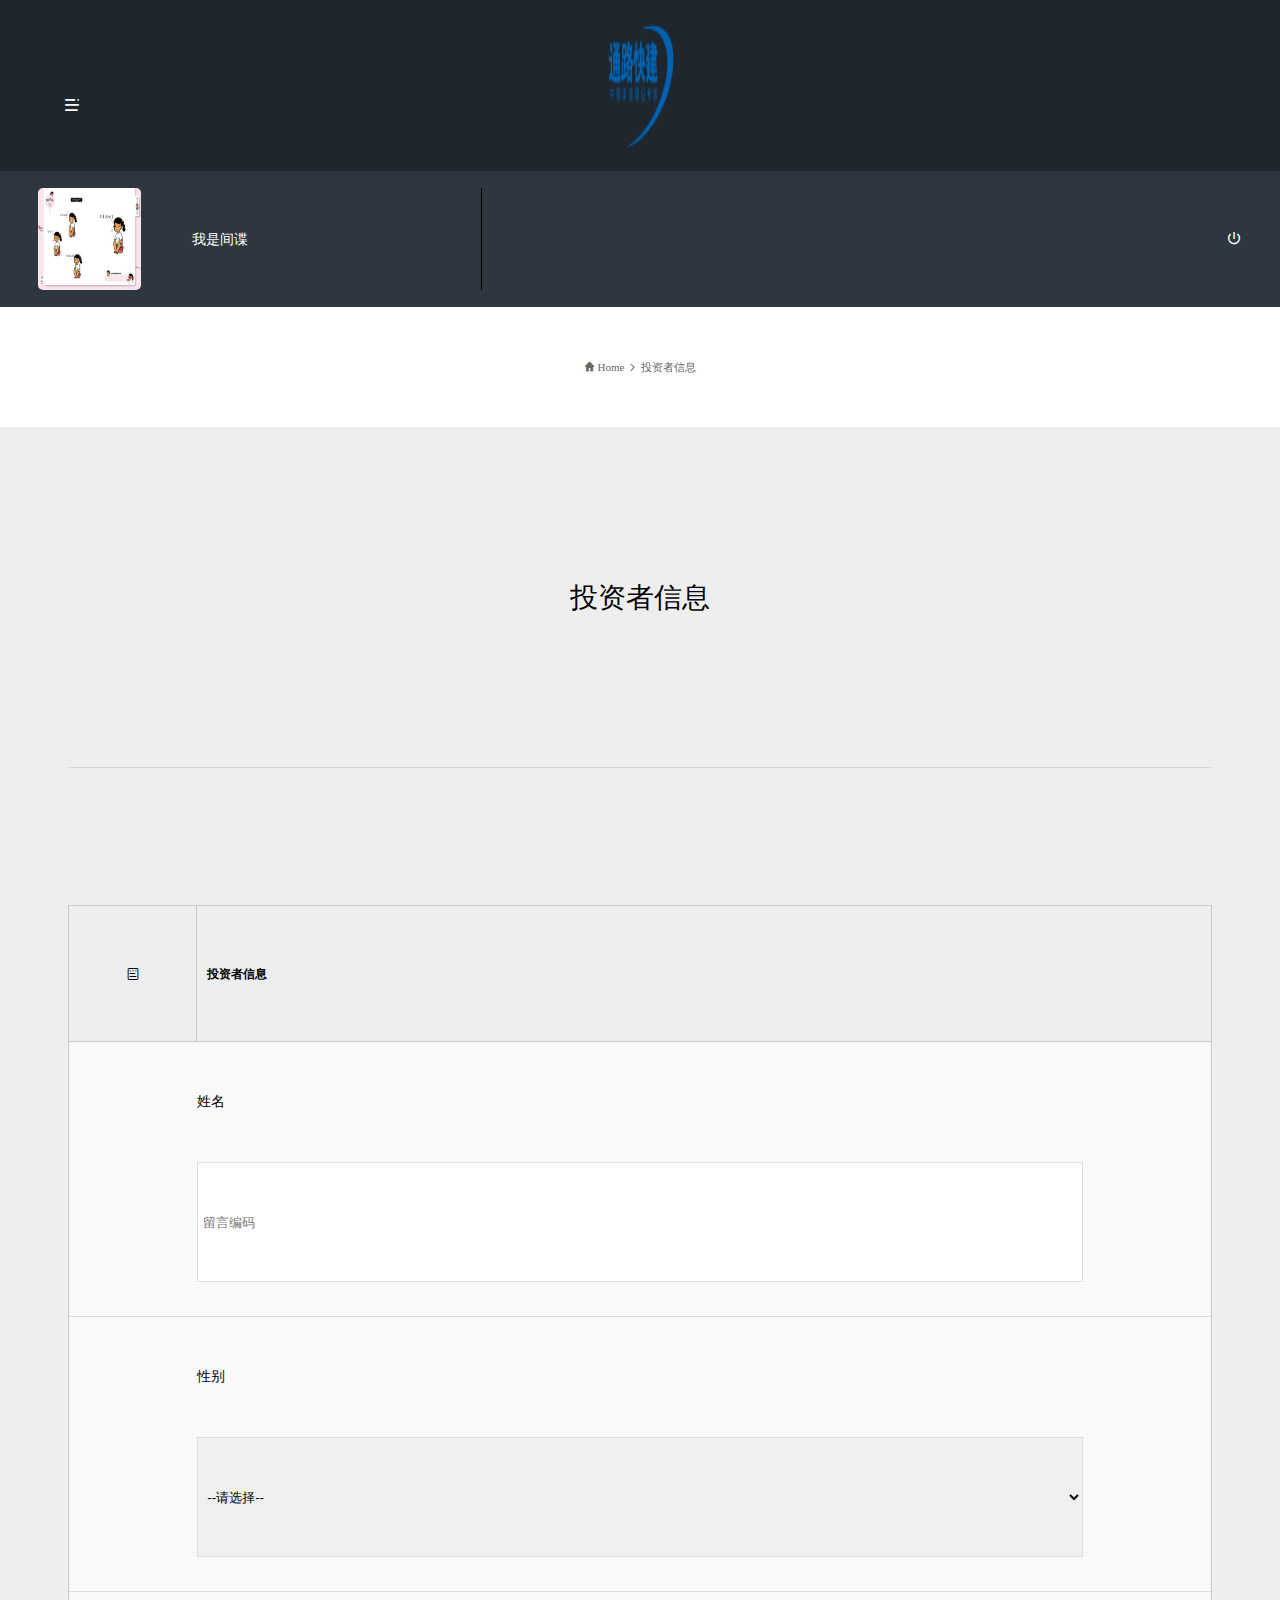
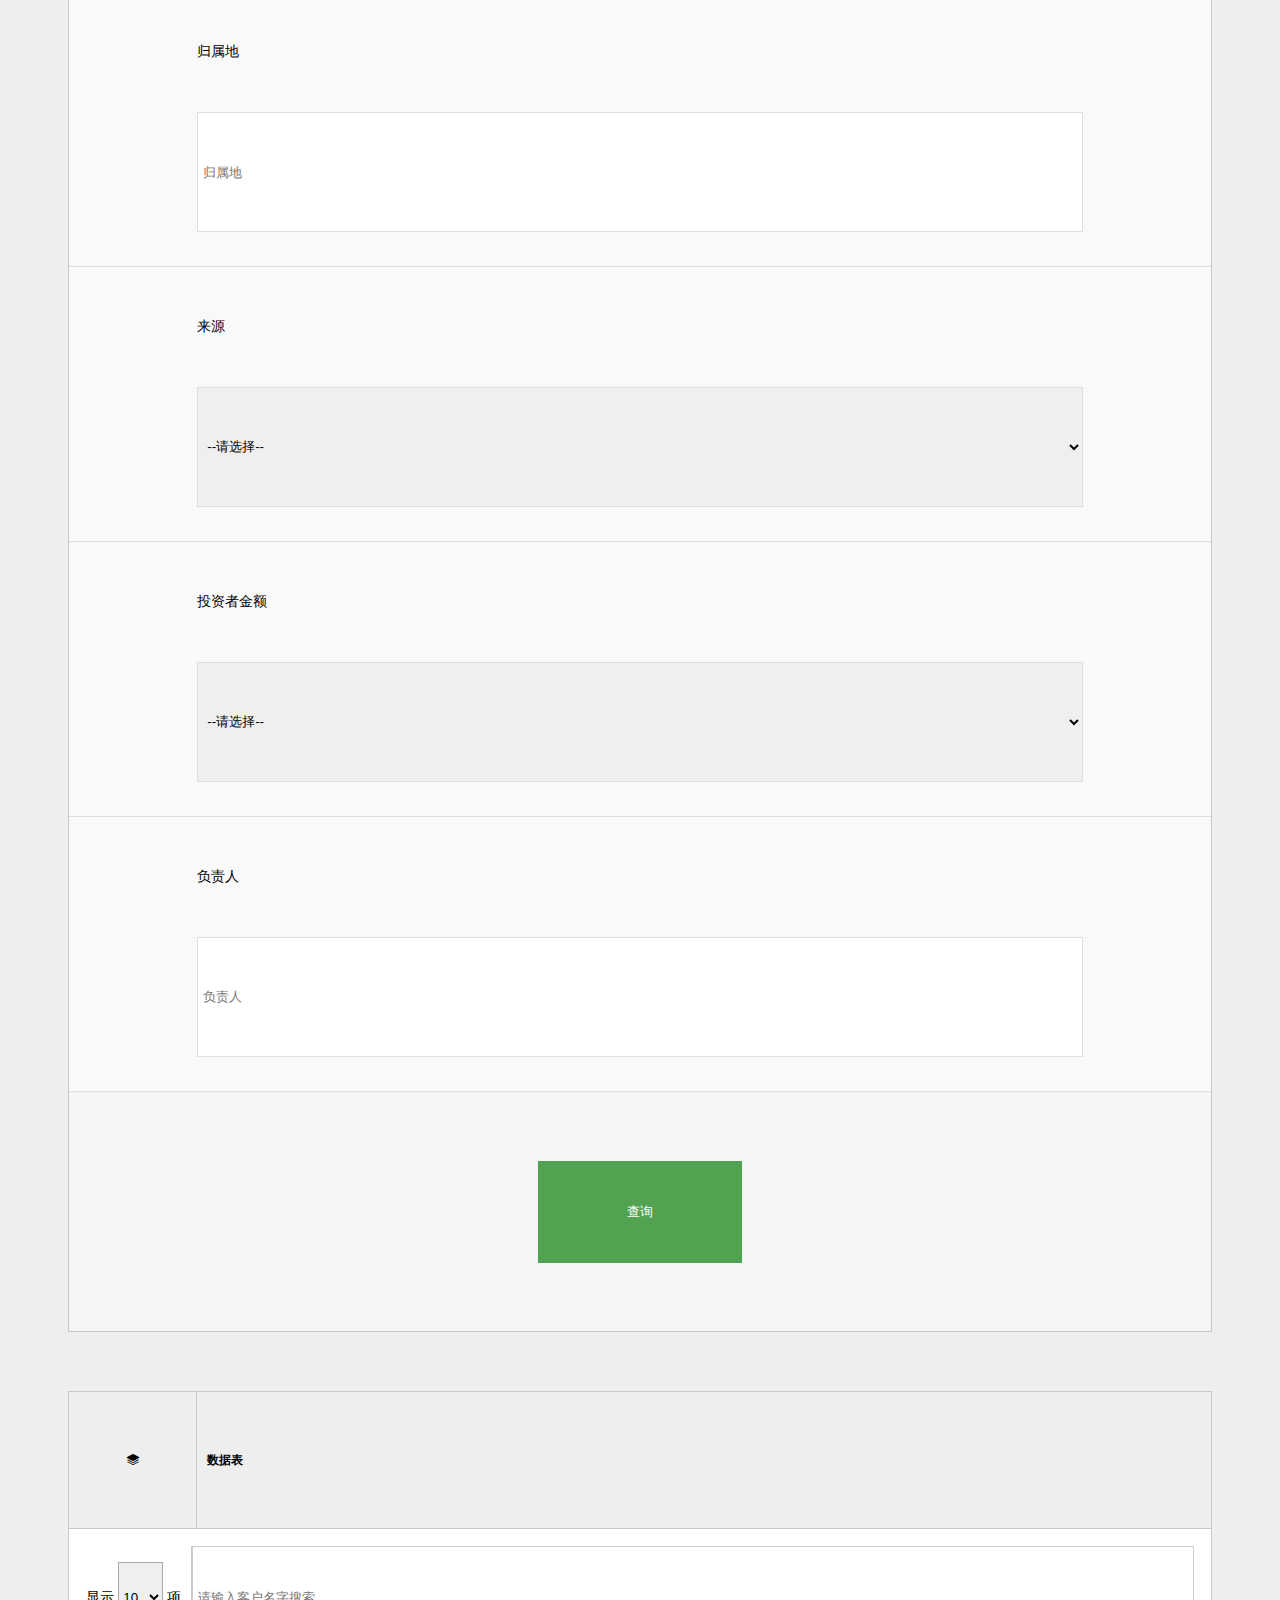
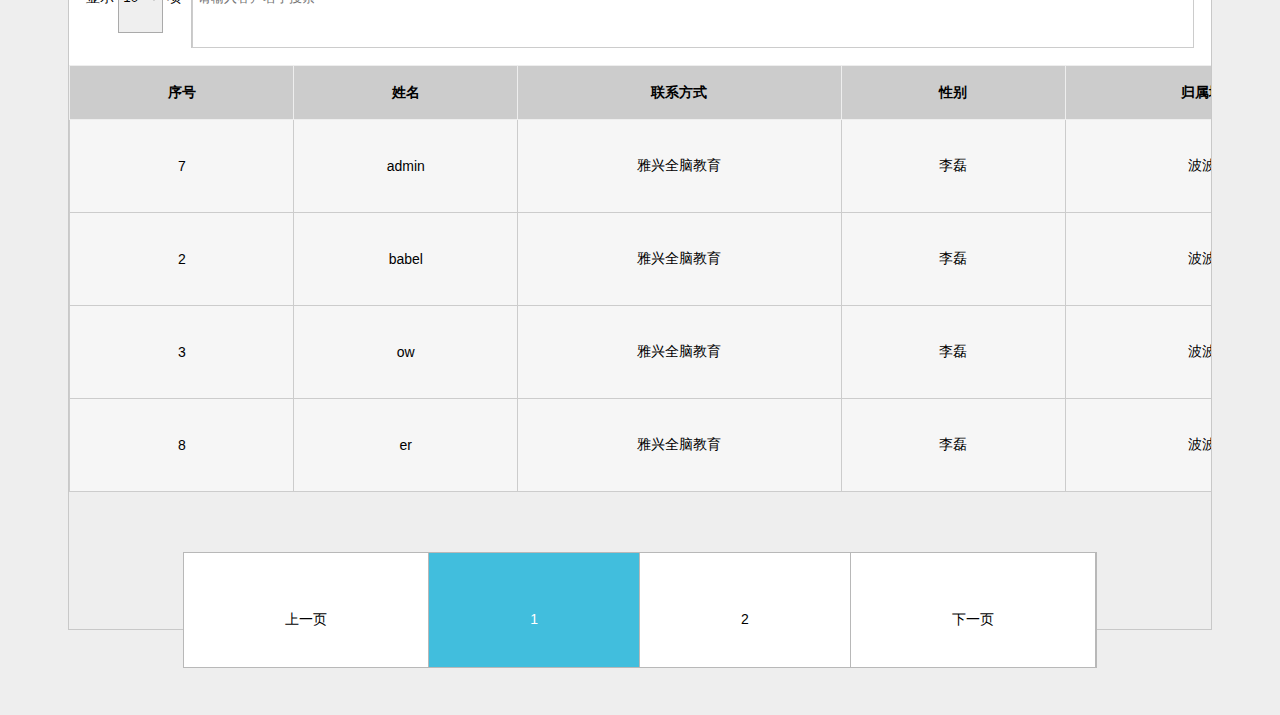
<file: message/html/investment.html>
<!doctype html>
<html lang="en">
<head>
    <meta charset="UTF-8">
    <meta name="viewport"
          content="width=device-width, user-scalable=0, initial-scale=1.0, maximum-scale=1.0, minimum-scale=1.0">
    <meta http-equiv="X-UA-Compatible" content="ie=edge">
    <meta name="renderer" content="webkit">
    <meta http-equiv="X-UA-Compatible" content="IE=Edge">
    <link rel="stylesheet" href="../css/investment.css">
    <link rel="stylesheet" href="../css/All.css">
    <link rel="stylesheet" href="../css/index.css">
    <link rel="stylesheet" href="../css/base.css">
    <link rel="stylesheet" href="../css/iconfont.css">
    <script src="../js/rem.js"></script>
    <title>投资者信息</title>
</head>
<body>
<header class="index_header container">
    <div class="index_nav iconfont">&#xe666;</div>
    <!--<div class="index_logo"></div>-->
    <img src="../image/logo.png" alt="" width="75rem">
    <div class="index_nav"></div>
</header>
<div class="index_baitai"></div>
<div class="index_MaxBox">
    <div class="index_personal">
        <div class="index_xinxi_box">
            <img src="../image/aa.jpg" alt="">
            <span>我是间谍</span>
        </div>
        <a href="./html/admin.html" class="index_tui iconfont">&#xe632;</a>
    </div>
    <!--面包屑开始-->
    <div class="index_miaoBao">
        <a class="iconfont" href="">&#xe628;&nbspHome&nbsp&#xe602;</a>
        <span>投资者信息</span>
    </div>
    <!--面包屑结束-->
    <!--正文开始-->
    <div class="Contact_box">
        <!--标题开始-->
        <div class="Title">
            <h1>投资者信息</h1>
        </div>
        <!--标题结束-->
        <!--留言列表开始-->
        <div class="menu">
            <div class="menu_title_box">
                <span class="menu_icon iconfont">&#xe604;</span>
                <h5 class="menu_title">投资者信息</h5>
            </div>
            <div class="menu_list_box">
                <div class="menu_list">
                    <p class="menu_p">姓名</p>
                    <input class="menu_input" type="text" placeholder="留言编码">
                </div>
                <div class="menu_list">
                    <p class="menu_p">性别</p>
                    <select class="menu_list_select" name="" id="">
                        <option value="">--请选择--</option>
                        <option value="">男</option>
                        <option value="">女</option>
                    </select>
                    <!--<input class="menu_input" type="text" placeholder="项目ID">-->
                </div>
                <div class="menu_list">
                    <p class="menu_p">归属地</p>
                    <input class="menu_input" type="text" placeholder="归属地">
                </div>
                <div class="menu_list">
                    <p class="menu_p">来源</p>
                    <select class="menu_list_select" name="" id="">
                        <option value="">--请选择--</option>
                        <option value="">搜狗</option>
                        <option value="">百度</option>
                        <option value="">搜搜</option>
                    </select>
                </div>
                <div class="menu_list">
                    <p class="menu_p">投资者金额</p>
                    <select class="menu_list_select" name="" id="">
                        <option value="">--请选择--</option>
                        <option value="">5万以下</option>
                        <option value="">5万——10万</option>
                        <option value="">10万——20万</option>
                        <option value="">20万——50万</option>
                        <option value="">50万——100万</option>
                        <option value="">100万以上</option>
                        <option value="">不确定</option>
                    </select>
                </div>
                <div class="menu_list">
                    <p class="menu_p">负责人</p>
                    <input class="menu_input" type="text" placeholder="负责人">
                </div>
                <div class="menu_cha">
                    <button class="mune_button">查询</button>
                </div>
            </div>
        </div>
        <!--留言列表结束-->
        <!--静态列表开始-->
        <div class="Static_Box">
            <div class="menu_title_box Static_Bg">
                <span class="menu_icon iconfont">&#xe639;</span>
                <h5 class="menu_title">数据表</h5>
            </div>
            <div class="Static_nav">
                <div class="Static_select">
                    显示
                    <select name="" id="">
                        <option value="" class="Static_Option">10</option>
                        <option value="" class="Static_Option">25</option>
                        <option value="" class="Static_Option">50</option>
                        <option value="" class="Static_Option">100</option>
                    </select>
                    项
                </div>
                <input name="key" type="text" id="key" alt="true" oninput="onSearch(this)" value="" class="Static_sousuo" placeholder="请输入客户名字搜索">
            </div>
            <div class="Static_BgBox">
                <table class="table-1" id="tableSort">
                    <thead>
                    <tr>
                        <th>
                            <span class="sort_able">序号</span>
                        </th>
                        <th>
                            <span class="sort_able">姓名</span>
                        </th>
                        <th>
                            <span class="sort_able">联系方式</span>
                        </th>
                        <th>
                            <span class="sort_able">性别</span>
                        </th>
                        <th>
                            <span class="sort_able">归属地</span>
                        </th>
                        <th>
                            <span class="sort_able">来源</span>
                        </th>
                        <th>
                            <span class="sort_able">投资金额</span>
                        </th>
                        <th>
                            <span class="sort_able">负责人</span>
                        </th>
                        <th>操作</th>
                    </tr>

                    </thead>
                    <tbody>
                    <tr>
                        <td>7</td>
                        <td>admin</td>
                        <td>雅兴全脑教育</td>
                        <td>李磊</td>
                        <td>波波</td>
                        <td>13695897456</td>
                        <td>问人家维京人问哦I软件</td>
                        <td>2017-16-89</td>
                        <td>
                            <a href="" class="td_editor">编辑</a>
                        </td>
                    </tr>
                    <tr>
                        <td>2</td>
                        <td>babel</td>
                        <td>雅兴全脑教育</td>
                        <td>李磊</td>
                        <td>波波</td>
                        <td>13695897456</td>
                        <td>问人家维京人问哦I软件</td>
                        <td>2017-16-89</td>
                        <td>
                            <a href="" class="td_editor">编辑</a>
                        </td>
                    </tr>
                    <tr>
                        <td>3</td>
                        <td>ow</td>
                        <td>雅兴全脑教育</td>
                        <td>李磊</td>
                        <td>波波</td>
                        <td>13695897456</td>
                        <td>问人家维京人问哦I软件</td>
                        <td>2017-16-89</td>
                        <td>
                            <a href="" class="td_editor">编辑</a>
                        </td>
                    </tr>
                    <tr>
                        <td>8</td>
                        <td>er</td>
                        <td>雅兴全脑教育</td>
                        <td>李磊</td>
                        <td>波波</td>
                        <td>13695897456</td>
                        <td>问人家维京人问哦I软件</td>
                        <td>2017-16-89</td>
                        <td>
                            <a href="" class="td_editor">编辑</a>
                        </td>
                    </tr>
                    <tbody/>
                </table>
            </div>
            <div class="Static_buttom_max">
                <div class="Static_paging">
                    <a href="javascript:;" class="Static_Previous">上一页</a>
                    <a href="javascript:;" class="Static_one Static_active">1</a>
                    <a href="javascript:;" class="Static_one">2</a>
                    <a href="javascript:;" class="Static_next">下一页</a>
                </div>
            </div>
        </div>
        <!--静态列表结束-->
    </div>
    <!--征文结束-->
    <!--遮罩开始-->
    <div class="index_mask">
        <div class="index_mask_box">
            <div class="index_mask_image">
                <div class="index_mask_tuBox"></div>
                <span class="mask_name">我是间谍</span>
            </div>
            <ul class="index_mask_ul">
                <li class="index_mask_list">
                    <span class="index_mask_shi">项目全部留言</span>
                    <sapn class="Mask_Button">+</sapn>
                </li>
                <ul id="Mask_uls">
                    <li class="Mask_list">
                        <a href="" class="Mask_A">
                            qsqs
                        </a>
                    </li>
                    <li class="Mask_list">
                        <a href="" class="Mask_A">
                            qsqs
                        </a>
                    </li>
                    <li class="Mask_list">
                        <a href="" class="Mask_A">
                            qsqs
                        </a>
                    </li>
                </ul>
                <li class="index_mask_list">
                    <span class="index_mask_shi">投资者留言</span>
                    <sapn class="Mask_Button">+</sapn>
                </li>
                <ul id="Mask_uls">
                    <li class="Mask_list">
                        <a href="" class="Mask_A">
                            q啊啊啊啊
                        </a>
                    </li>
                </ul>
            </ul>
        </div>
        <div class="index_mask_right"></div>
    </div>
    <!--遮罩结束-->
</div>
<script src="../js/index.js"></script>
<script src="../js/sorttable.js"></script>
</body>
</html>
</file>
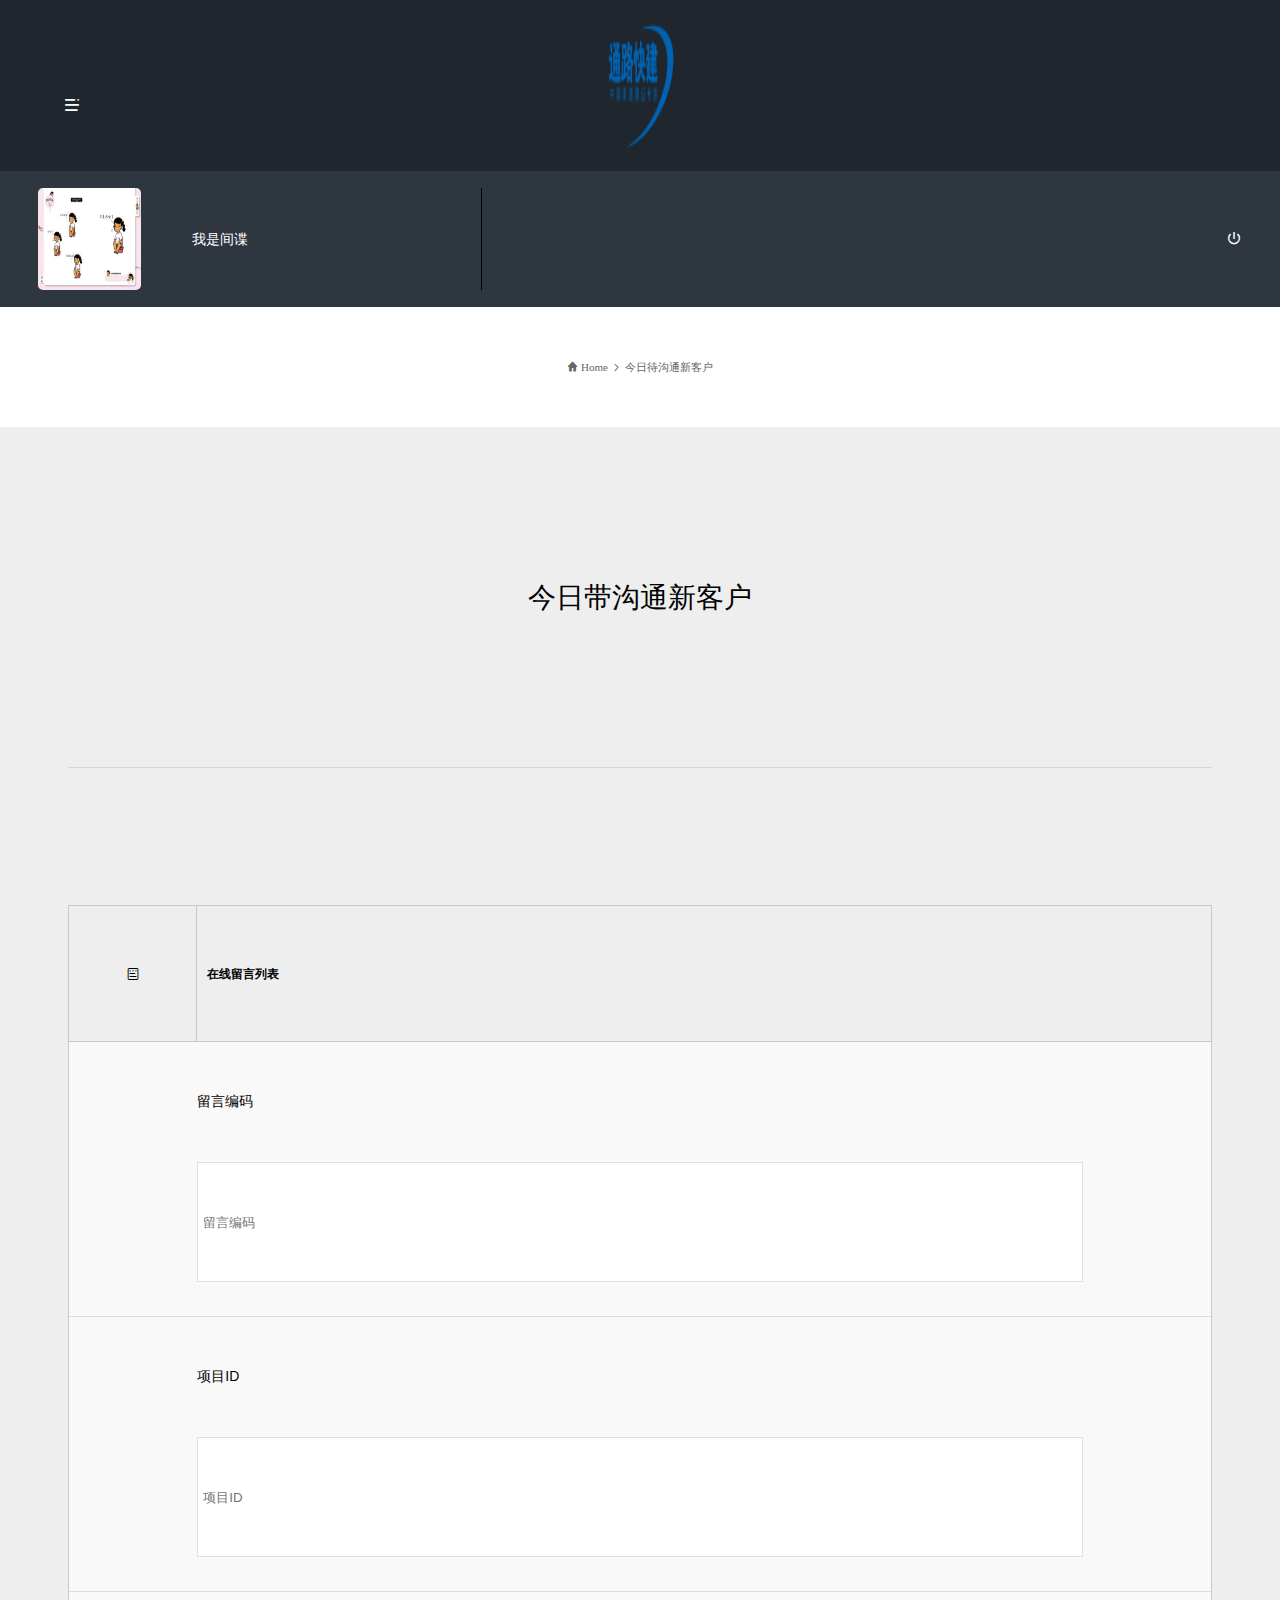
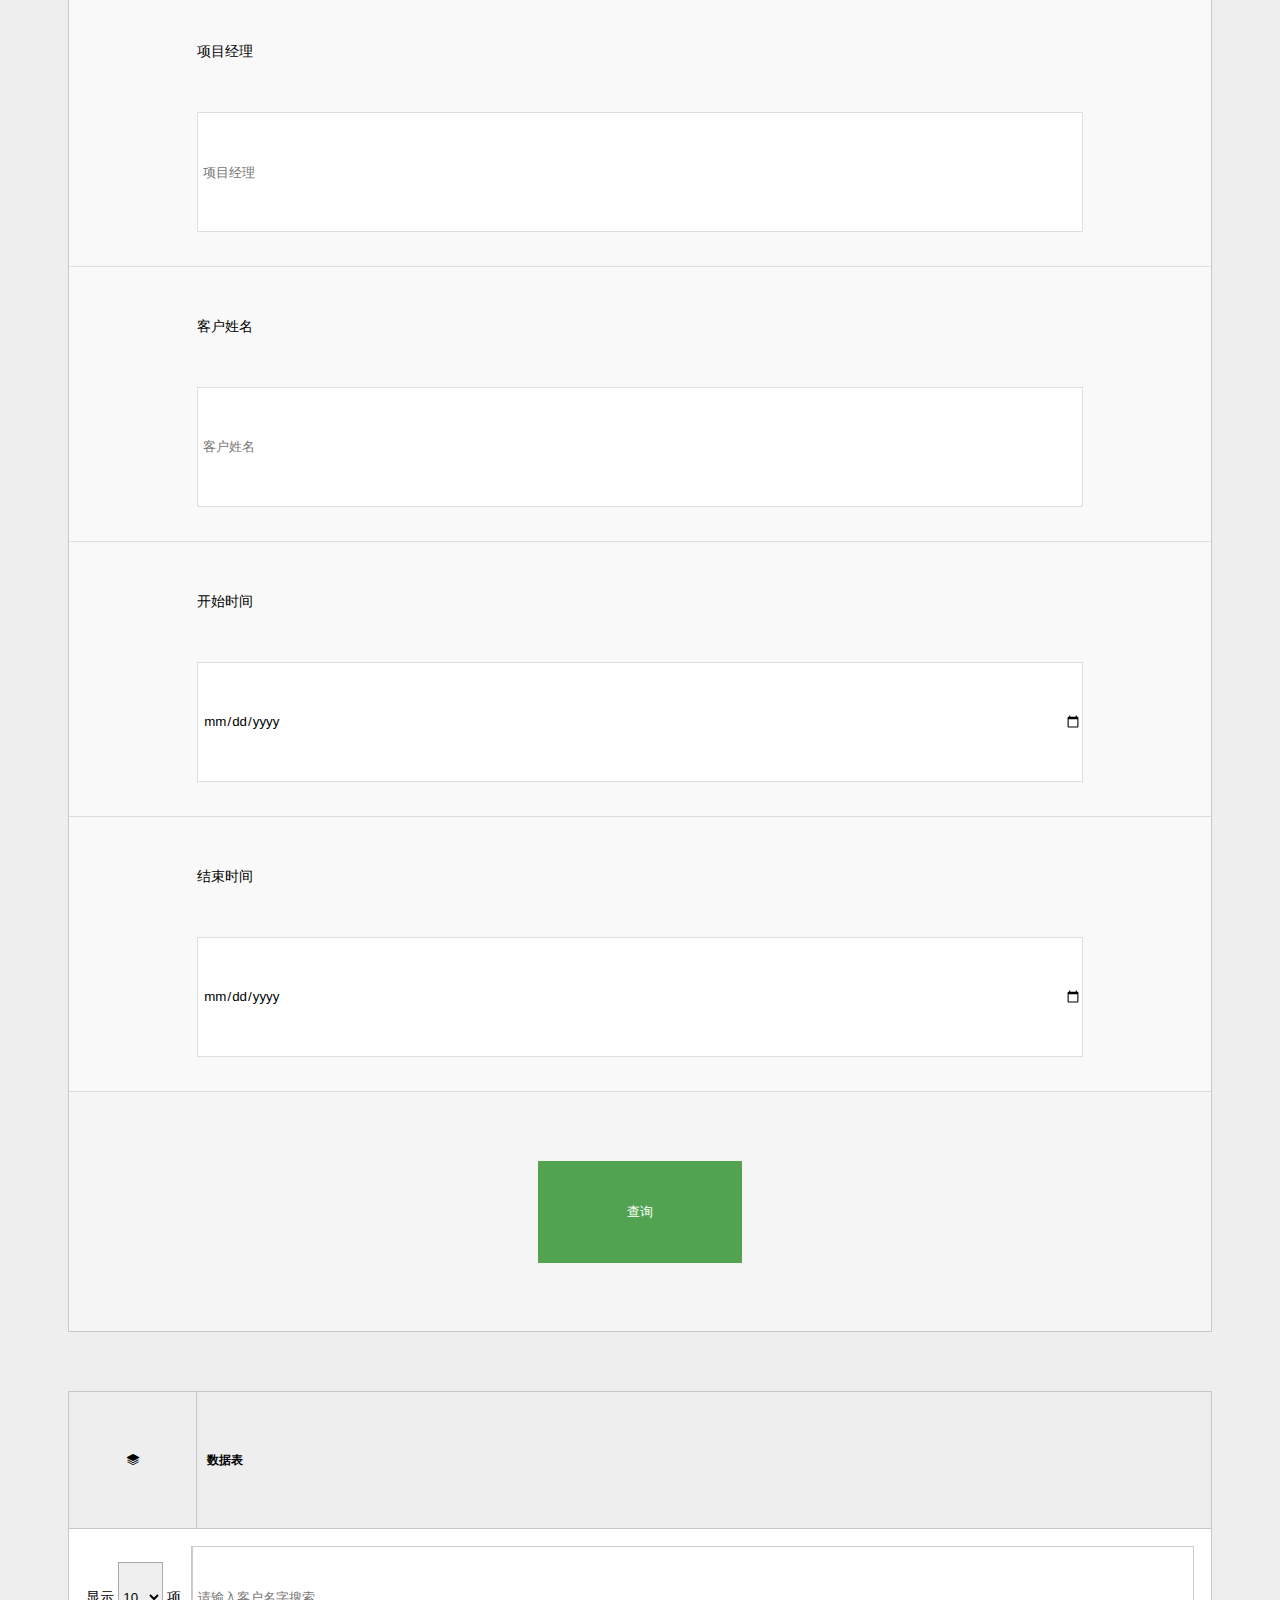
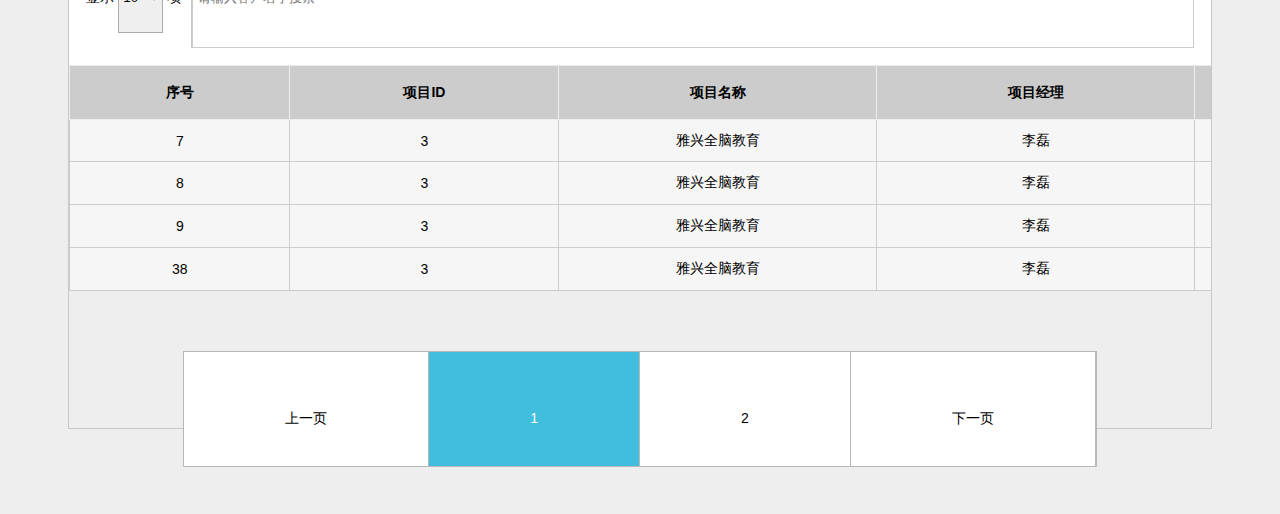
<file: message/html/To_communicate.html>
<!doctype html>
<html lang="en">
<head>
    <meta charset="UTF-8">
    <meta name="viewport"
          content="width=device-width, user-scalable=0, initial-scale=1.0, maximum-scale=1.0, minimum-scale=1.0">
    <meta http-equiv="X-UA-Compatible" content="ie=edge">
    <meta name="renderer" content="webkit">
    <meta http-equiv="X-UA-Compatible" content="IE=Edge">
    <link rel="stylesheet" href="../css/All.css">
    <link rel="stylesheet" href="../css/index.css">
    <link rel="stylesheet" href="../css/base.css">
    <link rel="stylesheet" href="../css/iconfont.css">
    <script src="../js/rem.js"></script>
    <title>今日待沟通新客户</title>
</head>
<body>
<header class="index_header container">
    <div class="index_nav iconfont">&#xe666;</div>
    <!--<div class="index_logo"></div>-->
    <img src="../image/logo.png" alt="" width="75rem">
    <div class="index_nav"></div>
</header>
<div class="index_baitai"></div>
<div class="index_MaxBox">
    <div class="index_personal">
        <div class="index_xinxi_box">
            <img src="../image/aa.jpg" alt="">
            <span>我是间谍</span>
        </div>
        <a href="./html/admin.html" class="index_tui iconfont">&#xe632;</a>
    </div>
    <!--面包屑开始-->
    <div class="index_miaoBao">
        <a class="iconfont" href="">&#xe628;&nbspHome&nbsp&#xe602;</a>
        <span>今日待沟通新客户</span>
    </div>
    <!--面包屑结束-->
    <!--正文开始-->
    <div class="Contact_box">
        <!--标题开始-->
        <div class="Title">
            <h1>今日带沟通新客户</h1>
        </div>
        <!--标题结束-->
        <!--留言列表开始-->
        <div class="menu">
            <div class="menu_title_box">
                <span class="menu_icon iconfont">&#xe604;</span>
                <h5 class="menu_title">在线留言列表</h5>
            </div>
            <div class="menu_list_box">
                <div class="menu_list">
                    <p class="menu_p">留言编码</p>
                    <input class="menu_input" type="text" placeholder="留言编码">
                </div>
                <div class="menu_list">
                    <p class="menu_p">项目ID</p>
                    <input class="menu_input" type="text" placeholder="项目ID">
                </div>
                <div class="menu_list">
                    <p class="menu_p">项目经理</p>
                    <input class="menu_input" type="text" placeholder="项目经理">
                </div>
                <div class="menu_list">
                    <p class="menu_p">客户姓名</p>
                    <input class="menu_input" type="text" placeholder="客户姓名">
                </div>
                <div class="menu_list">
                    <p class="menu_p">开始时间</p>
                    <input class="menu_input" type="date" placeholder="开始时间">
                </div>
                <div class="menu_list">
                    <p class="menu_p">结束时间</p>
                    <input class="menu_input" type="date" placeholder="结束时间">
                </div>
                <div class="menu_cha">
                    <button class="mune_button">查询</button>
                </div>
            </div>
        </div>
        <!--留言列表结束-->
        <!--静态列表开始-->
        <div class="Static_Box">
            <div class="menu_title_box Static_Bg">
                <span class="menu_icon iconfont">&#xe639;</span>
                <h5 class="menu_title">数据表</h5>
            </div>
            <div class="Static_nav">
                <div class="Static_select">
                    显示
                    <select name="" id="">
                        <option value="" class="Static_Option">10</option>
                        <option value="" class="Static_Option">25</option>
                        <option value="" class="Static_Option">50</option>
                        <option value="" class="Static_Option">100</option>
                    </select>
                    项
                </div>
                <input name="key" type="text" id="key" oninput="onSearch(this)" value="" class="Static_sousuo" placeholder="请输入客户名字搜索">
            </div>
            <div class="Static_BgBox">
                <table class="table-1" id="tableSort">
                    <thead>
                <tr>
                    <th>
                        <span class="sort_able">序号</span>
                    </th>
                    <th>
                        <span class="sort_able">项目ID</span>
                    </th>
                    <th>
                        <span class="sort_able">项目名称</span>
                    </th>
                    <th>
                        <span class="sort_able">项目经理</span>
                    </th>
                    <th>
                        <span class="sort_able">客户姓名</span>
                    </th>
                    <th>
                        <span class="sort_able">客户手机号</span>
                    </th>
                    <th>
                        <span class="sort_able">留言内容</span>
                    </th>
                    <th>
                        <span class="sort_able">留言时间</span>
                    </th>
                    <th>操作</th>
                </tr>

                </thead>
                    <tbody>
                    <tr>
                        <td>7</td>
                        <td>3</td>
                        <td>雅兴全脑教育</td>
                        <td>李磊</td>
                        <td>波波</td>
                        <td>13695897456</td>
                        <td>问人家维京人问哦I软件</td>
                        <td>2017-16-89</td>
                    </tr>
                    <tr>
                        <td>8</td>
                        <td>3</td>
                        <td>雅兴全脑教育</td>
                        <td>李磊</td>
                        <td>波波</td>
                        <td>13695897456</td>
                        <td>问人家维京人问哦I软件</td>
                        <td>2017-16-89</td>
                    </tr>
                    <tr>
                        <td>9</td>
                        <td>3</td>
                        <td>雅兴全脑教育</td>
                        <td>李磊</td>
                        <td>波波</td>
                        <td>13695897456</td>
                        <td>问人家维京人问哦I软件</td>
                        <td>2017-16-89</td>
                    </tr>
                    <tr>
                        <td>38</td>
                        <td>3</td>
                        <td>雅兴全脑教育</td>
                        <td>李磊</td>
                        <td>波波</td>
                        <td>13695897456</td>
                        <td>问人家维京人问哦I软件</td>
                        <td>2017-16-89</td>
                    </tr>
                    </tbody>
                </table>
            </div>
            <div class="Static_buttom_max">
                <div class="Static_paging">
                    <a href="javascript:;" class="Static_Previous">上一页</a>
                    <a href="javascript:;" class="Static_one Static_active">1</a>
                    <a href="javascript:;" class="Static_one">2</a>
                    <a href="javascript:;" class="Static_next">下一页</a>
                </div>
            </div>
        </div>
        <!--静态列表结束-->
    </div>
    <!--征文结束-->
    <!--遮罩开始-->
    <div class="index_mask">
        <div class="index_mask_box">
            <div class="index_mask_image">
                <div class="index_mask_tuBox"></div>
                <span class="mask_name">我是间谍</span>
            </div>
            <ul class="index_mask_ul">
                <li class="index_mask_list">
                    <span class="index_mask_shi">项目全部留言</span>
                    <sapn class="Mask_Button">+</sapn>
                </li>
                <ul id="Mask_uls">
                    <li class="Mask_list">
                        <a href="" class="Mask_A">
                            qsqs
                        </a>
                    </li>
                    <li class="Mask_list">
                        <a href="" class="Mask_A">
                            qsqs
                        </a>
                    </li>
                    <li class="Mask_list">
                        <a href="" class="Mask_A">
                            qsqs
                        </a>
                    </li>
                </ul>
                <li class="index_mask_list">
                    <span class="index_mask_shi">投资者留言</span>
                    <sapn class="Mask_Button">+</sapn>
                </li>
                <ul id="Mask_uls">
                    <li class="Mask_list">
                        <a href="" class="Mask_A">
                            q啊啊啊啊
                        </a>
                    </li>
                </ul>
            </ul>
        </div>
        <div class="index_mask_right"></div>
    </div>
    <!--遮罩结束-->
</div>

<script src="../js/index.js"></script>
<script src="../js/sorttable.js"></script>
</body>
</html>
</file>
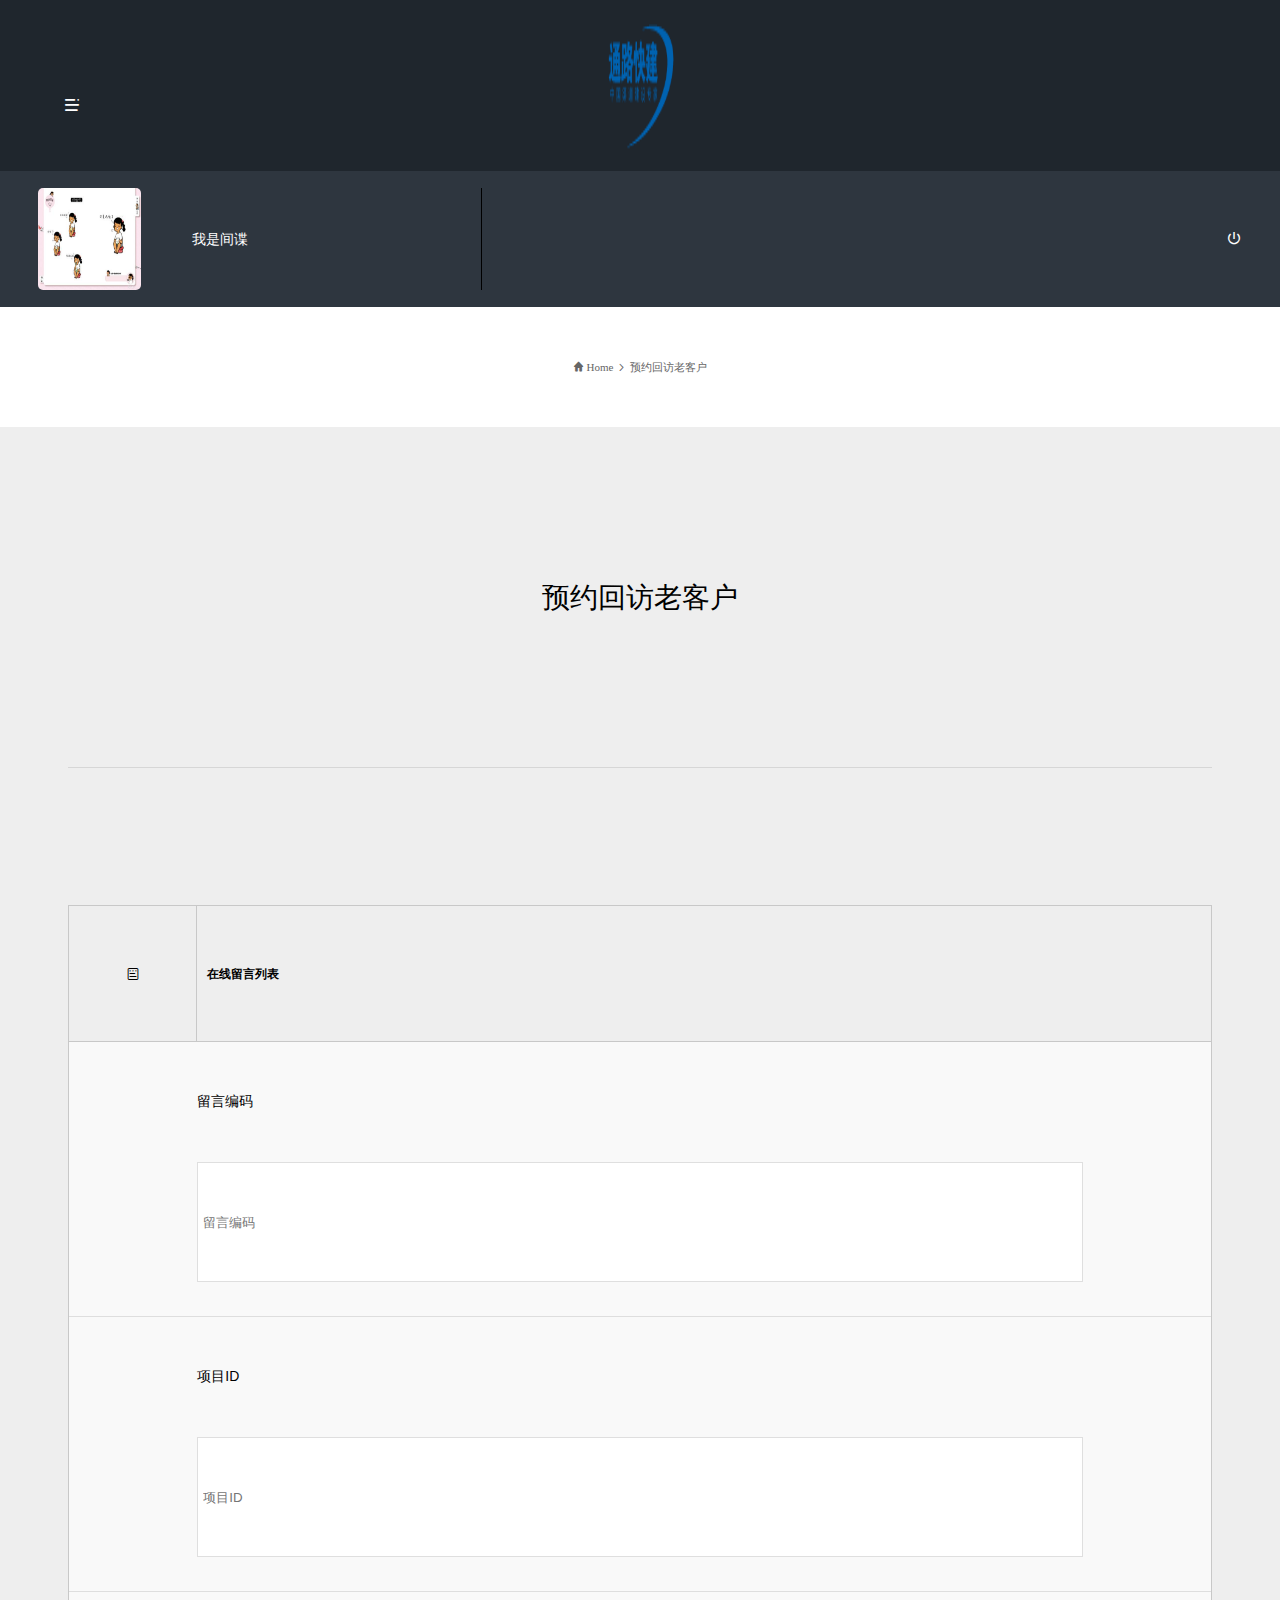
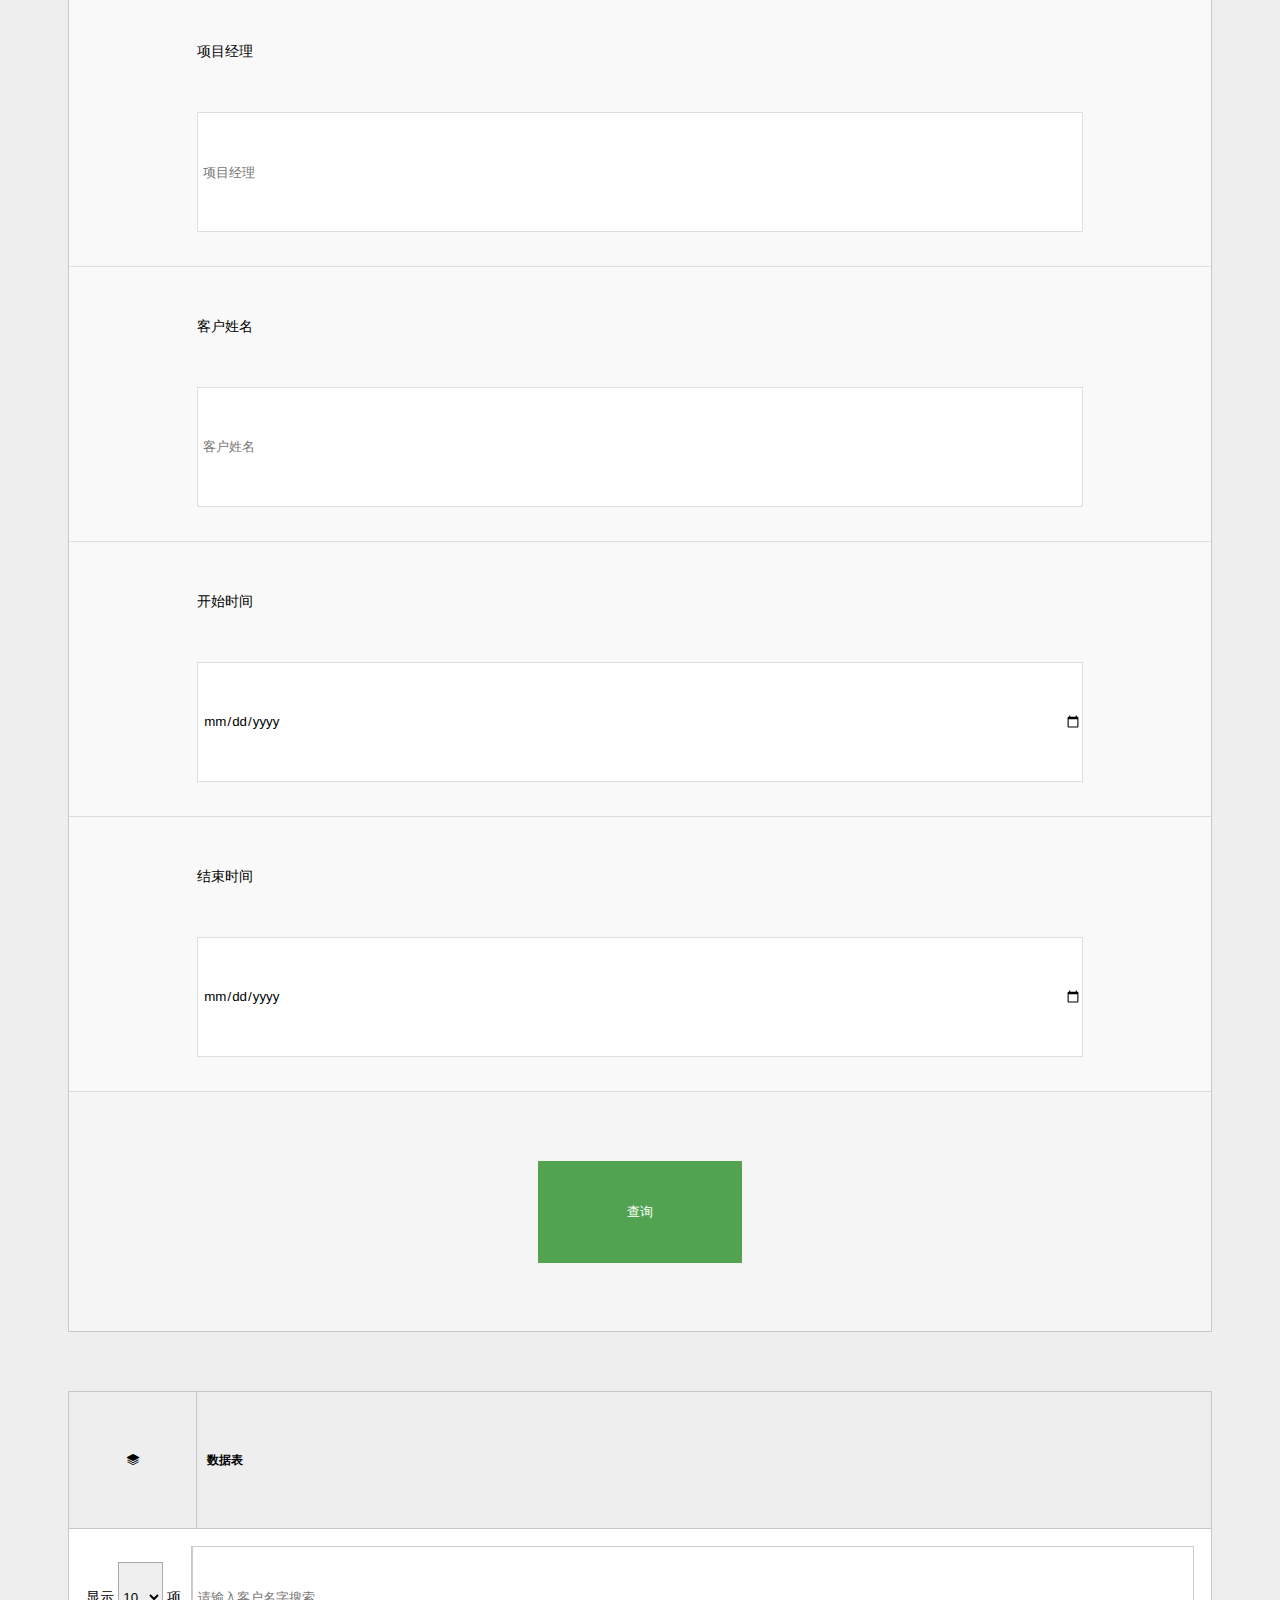
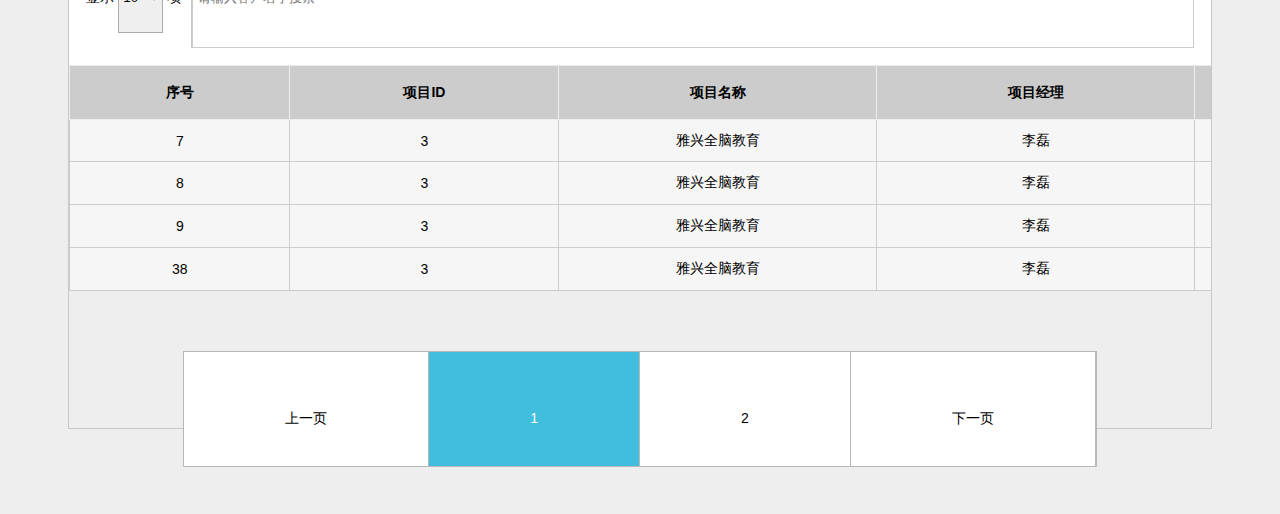
<file: message/html/visit.html>
<!doctype html>
<html lang="en">
<head>
    <meta charset="UTF-8">
    <meta name="viewport"
          content="width=device-width, user-scalable=0, initial-scale=1.0, maximum-scale=1.0, minimum-scale=1.0">
    <meta http-equiv="X-UA-Compatible" content="ie=edge">
    <meta name="renderer" content="webkit">
    <meta http-equiv="X-UA-Compatible" content="IE=Edge">
    <link rel="stylesheet" href="../css/All.css">
    <link rel="stylesheet" href="../css/index.css">
    <link rel="stylesheet" href="../css/base.css">
    <link rel="stylesheet" href="../css/iconfont.css">
    <script src="../js/rem.js"></script>
    <title>预约回访老客户</title>
</head>
<body>
<header class="index_header container">
    <div class="index_nav iconfont">&#xe666;</div>
    <!--<div class="index_logo"></div>-->
    <img src="../image/logo.png" alt="" width="75rem">
    <div class="index_nav"></div>
</header>
<div class="index_baitai"></div>
<div class="index_MaxBox">
    <div class="index_personal">
        <div class="index_xinxi_box">
            <img src="../image/aa.jpg" alt="">
            <span>我是间谍</span>
        </div>
        <a href="./html/admin.html" class="index_tui iconfont">&#xe632;</a>
    </div>
    <!--面包屑开始-->
    <div class="index_miaoBao">
        <a class="iconfont" href="">&#xe628;&nbspHome&nbsp&#xe602;</a>
        <span>预约回访老客户</span>
    </div>
    <!--面包屑结束-->
    <!--正文开始-->
    <div class="Contact_box">
        <!--标题开始-->
        <div class="Title">
            <h1>预约回访老客户</h1>
        </div>
        <!--标题结束-->
        <!--留言列表开始-->
        <div class="menu">
            <div class="menu_title_box">
                <span class="menu_icon iconfont">&#xe604;</span>
                <h5 class="menu_title">在线留言列表</h5>
            </div>
            <div class="menu_list_box">
                <div class="menu_list">
                    <p class="menu_p">留言编码</p>
                    <input class="menu_input" type="text" placeholder="留言编码">
                </div>
                <div class="menu_list">
                    <p class="menu_p">项目ID</p>
                    <input class="menu_input" type="text" placeholder="项目ID">
                </div>
                <div class="menu_list">
                    <p class="menu_p">项目经理</p>
                    <input class="menu_input" type="text" placeholder="项目经理">
                </div>
                <div class="menu_list">
                    <p class="menu_p">客户姓名</p>
                    <input class="menu_input" type="text" placeholder="客户姓名">
                </div>
                <div class="menu_list">
                    <p class="menu_p">开始时间</p>
                    <input class="menu_input" type="date" placeholder="开始时间">
                </div>
                <div class="menu_list">
                    <p class="menu_p">结束时间</p>
                    <input class="menu_input" type="date" placeholder="结束时间">
                </div>
                <div class="menu_cha">
                    <button class="mune_button">查询</button>
                </div>
            </div>
        </div>
        <!--留言列表结束-->
        <!--静态列表开始-->
        <div class="Static_Box">
            <div class="menu_title_box Static_Bg">
                <span class="menu_icon iconfont">&#xe639;</span>
                <h5 class="menu_title">数据表</h5>
            </div>
            <div class="Static_nav">
                <div class="Static_select">
                    显示
                    <select name="" id="">
                        <option value="" class="Static_Option">10</option>
                        <option value="" class="Static_Option">25</option>
                        <option value="" class="Static_Option">50</option>
                        <option value="" class="Static_Option">100</option>
                    </select>
                    项
                </div>
                <input name="key" type="text" id="key" oninput="onSearch(this)" value="" class="Static_sousuo" placeholder="请输入客户名字搜索">
            </div>
            <div class="Static_BgBox">
                <table class="table-1" id="tableSort">
                    <thead>
                    <tr>
                        <th>
                            <span class="sort_able">序号</span>
                        </th>
                        <th>
                            <span class="sort_able">项目ID</span>
                        </th>
                        <th>
                            <span class="sort_able">项目名称</span>
                        </th>
                        <th>
                            <span class="sort_able">项目经理</span>
                        </th>
                        <th>
                            <span class="sort_able">客户姓名</span>
                        </th>
                        <th>
                            <span class="sort_able">客户手机号</span>
                        </th>
                        <th>
                            <span class="sort_able">留言内容</span>
                        </th>
                        <th>
                            <span class="sort_able">留言时间</span>
                        </th>
                        <th>操作</th>
                    </tr>

                    </thead>
                    <tbody>
                    <tr>
                        <td>7</td>
                        <td>3</td>
                        <td>雅兴全脑教育</td>
                        <td>李磊</td>
                        <td>波波</td>
                        <td>13695897456</td>
                        <td>问人家维京人问哦I软件</td>
                        <td>2017-16-89</td>
                    </tr>
                    <tr>
                        <td>8</td>
                        <td>3</td>
                        <td>雅兴全脑教育</td>
                        <td>李磊</td>
                        <td>波波</td>
                        <td>13695897456</td>
                        <td>问人家维京人问哦I软件</td>
                        <td>2017-16-89</td>
                    </tr>
                    <tr>
                        <td>9</td>
                        <td>3</td>
                        <td>雅兴全脑教育</td>
                        <td>李磊</td>
                        <td>波波</td>
                        <td>13695897456</td>
                        <td>问人家维京人问哦I软件</td>
                        <td>2017-16-89</td>
                    </tr>
                    <tr>
                        <td>38</td>
                        <td>3</td>
                        <td>雅兴全脑教育</td>
                        <td>李磊</td>
                        <td>波波</td>
                        <td>13695897456</td>
                        <td>问人家维京人问哦I软件</td>
                        <td>2017-16-89</td>
                    </tr>
                    </tbody>
                </table>
            </div>
            <div class="Static_buttom_max">
                <div class="Static_paging">
                    <a href="javascript:;" class="Static_Previous">上一页</a>
                    <a href="javascript:;" class="Static_one Static_active">1</a>
                    <a href="javascript:;" class="Static_one">2</a>
                    <a href="javascript:;" class="Static_next">下一页</a>
                </div>
            </div>
        </div>
        <!--静态列表结束-->
    </div>
    <!--征文结束-->
    <!--遮罩开始-->
    <div class="index_mask">
        <div class="index_mask_box">
            <div class="index_mask_image">
                <div class="index_mask_tuBox"></div>
                <span class="mask_name">我是间谍</span>
            </div>
            <ul class="index_mask_ul">
                <li class="index_mask_list">
                    <span class="index_mask_shi">项目全部留言</span>
                    <sapn class="Mask_Button">+</sapn>
                </li>
                <ul id="Mask_uls">
                    <li class="Mask_list">
                        <a href="" class="Mask_A">
                            qsqs
                        </a>
                    </li>
                    <li class="Mask_list">
                        <a href="" class="Mask_A">
                            qsqs
                        </a>
                    </li>
                    <li class="Mask_list">
                        <a href="" class="Mask_A">
                            qsqs
                        </a>
                    </li>
                </ul>
                <li class="index_mask_list">
                    <span class="index_mask_shi">投资者留言</span>
                    <sapn class="Mask_Button">+</sapn>
                </li>
                <ul id="Mask_uls">
                    <li class="Mask_list">
                        <a href="" class="Mask_A">
                            q啊啊啊啊
                        </a>
                    </li>
                </ul>
            </ul>
        </div>
        <div class="index_mask_right"></div>
    </div>
    <!--遮罩结束-->
</div>
<script src="../js/index.js"></script>
<script src="../js/sorttable.js"></script>
</body>
</html>
</file>
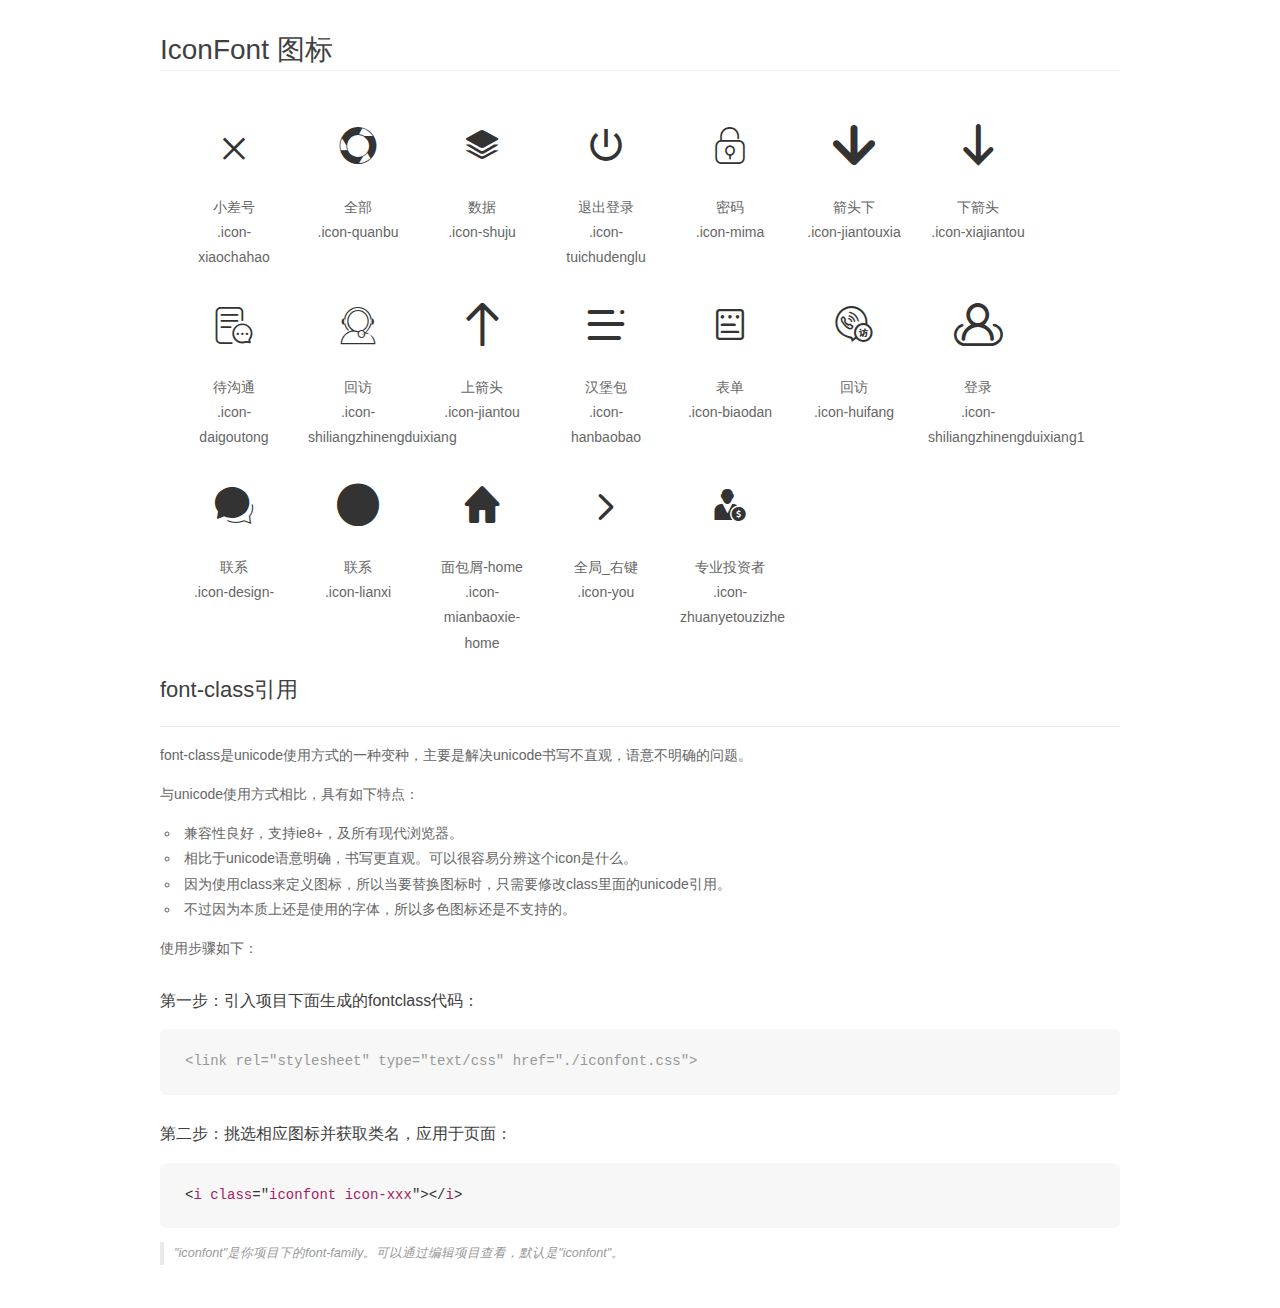
<file: message/css/font_e9hvjpo88yzoxbt9/demo_fontclass.html>
<!DOCTYPE html>
<html>
<head>
    <meta charset="utf-8"/>
    <title>IconFont</title>
    <link rel="stylesheet" href="demo.css">
    <link rel="stylesheet" href="iconfont.css">
</head>
<body>
    <div class="main markdown">
        <h1>IconFont 图标</h1>
        <ul class="icon_lists clear">
            
                <li>
                <i class="icon iconfont icon-xiaochahao"></i>
                    <div class="name">小差号</div>
                    <div class="fontclass">.icon-xiaochahao</div>
                </li>
            
                <li>
                <i class="icon iconfont icon-quanbu"></i>
                    <div class="name">全部</div>
                    <div class="fontclass">.icon-quanbu</div>
                </li>
            
                <li>
                <i class="icon iconfont icon-shuju"></i>
                    <div class="name">数据</div>
                    <div class="fontclass">.icon-shuju</div>
                </li>
            
                <li>
                <i class="icon iconfont icon-tuichudenglu"></i>
                    <div class="name">退出登录</div>
                    <div class="fontclass">.icon-tuichudenglu</div>
                </li>
            
                <li>
                <i class="icon iconfont icon-mima"></i>
                    <div class="name">密码</div>
                    <div class="fontclass">.icon-mima</div>
                </li>
            
                <li>
                <i class="icon iconfont icon-jiantouxia"></i>
                    <div class="name">箭头下</div>
                    <div class="fontclass">.icon-jiantouxia</div>
                </li>
            
                <li>
                <i class="icon iconfont icon-xiajiantou"></i>
                    <div class="name">下箭头</div>
                    <div class="fontclass">.icon-xiajiantou</div>
                </li>
            
                <li>
                <i class="icon iconfont icon-daigoutong"></i>
                    <div class="name">待沟通</div>
                    <div class="fontclass">.icon-daigoutong</div>
                </li>
            
                <li>
                <i class="icon iconfont icon-shiliangzhinengduixiang"></i>
                    <div class="name">回访</div>
                    <div class="fontclass">.icon-shiliangzhinengduixiang</div>
                </li>
            
                <li>
                <i class="icon iconfont icon-jiantou"></i>
                    <div class="name">上箭头</div>
                    <div class="fontclass">.icon-jiantou</div>
                </li>
            
                <li>
                <i class="icon iconfont icon-hanbaobao"></i>
                    <div class="name">汉堡包</div>
                    <div class="fontclass">.icon-hanbaobao</div>
                </li>
            
                <li>
                <i class="icon iconfont icon-biaodan"></i>
                    <div class="name">表单</div>
                    <div class="fontclass">.icon-biaodan</div>
                </li>
            
                <li>
                <i class="icon iconfont icon-huifang"></i>
                    <div class="name">回访</div>
                    <div class="fontclass">.icon-huifang</div>
                </li>
            
                <li>
                <i class="icon iconfont icon-shiliangzhinengduixiang1"></i>
                    <div class="name">登录</div>
                    <div class="fontclass">.icon-shiliangzhinengduixiang1</div>
                </li>
            
                <li>
                <i class="icon iconfont icon-design-"></i>
                    <div class="name">联系</div>
                    <div class="fontclass">.icon-design-</div>
                </li>
            
                <li>
                <i class="icon iconfont icon-lianxi"></i>
                    <div class="name">联系</div>
                    <div class="fontclass">.icon-lianxi</div>
                </li>
            
                <li>
                <i class="icon iconfont icon-mianbaoxie-home"></i>
                    <div class="name">面包屑-home</div>
                    <div class="fontclass">.icon-mianbaoxie-home</div>
                </li>
            
                <li>
                <i class="icon iconfont icon-you"></i>
                    <div class="name">全局_右键</div>
                    <div class="fontclass">.icon-you</div>
                </li>
            
                <li>
                <i class="icon iconfont icon-zhuanyetouzizhe"></i>
                    <div class="name">专业投资者</div>
                    <div class="fontclass">.icon-zhuanyetouzizhe</div>
                </li>
            
        </ul>

        <h2 id="font-class-">font-class引用</h2>
        <hr>

        <p>font-class是unicode使用方式的一种变种，主要是解决unicode书写不直观，语意不明确的问题。</p>
        <p>与unicode使用方式相比，具有如下特点：</p>
        <ul>
        <li>兼容性良好，支持ie8+，及所有现代浏览器。</li>
        <li>相比于unicode语意明确，书写更直观。可以很容易分辨这个icon是什么。</li>
        <li>因为使用class来定义图标，所以当要替换图标时，只需要修改class里面的unicode引用。</li>
        <li>不过因为本质上还是使用的字体，所以多色图标还是不支持的。</li>
        </ul>
        <p>使用步骤如下：</p>
        <h3 id="-fontclass-">第一步：引入项目下面生成的fontclass代码：</h3>


        <pre><code class="lang-js hljs javascript"><span class="hljs-comment">&lt;link rel="stylesheet" type="text/css" href="./iconfont.css"&gt;</span></code></pre>
        <h3 id="-">第二步：挑选相应图标并获取类名，应用于页面：</h3>
        <pre><code class="lang-css hljs">&lt;<span class="hljs-selector-tag">i</span> <span class="hljs-selector-tag">class</span>="<span class="hljs-selector-tag">iconfont</span> <span class="hljs-selector-tag">icon-xxx</span>"&gt;&lt;/<span class="hljs-selector-tag">i</span>&gt;</code></pre>
        <blockquote>
        <p>"iconfont"是你项目下的font-family。可以通过编辑项目查看，默认是"iconfont"。</p>
        </blockquote>
    </div>
</body>
</html>
</file>
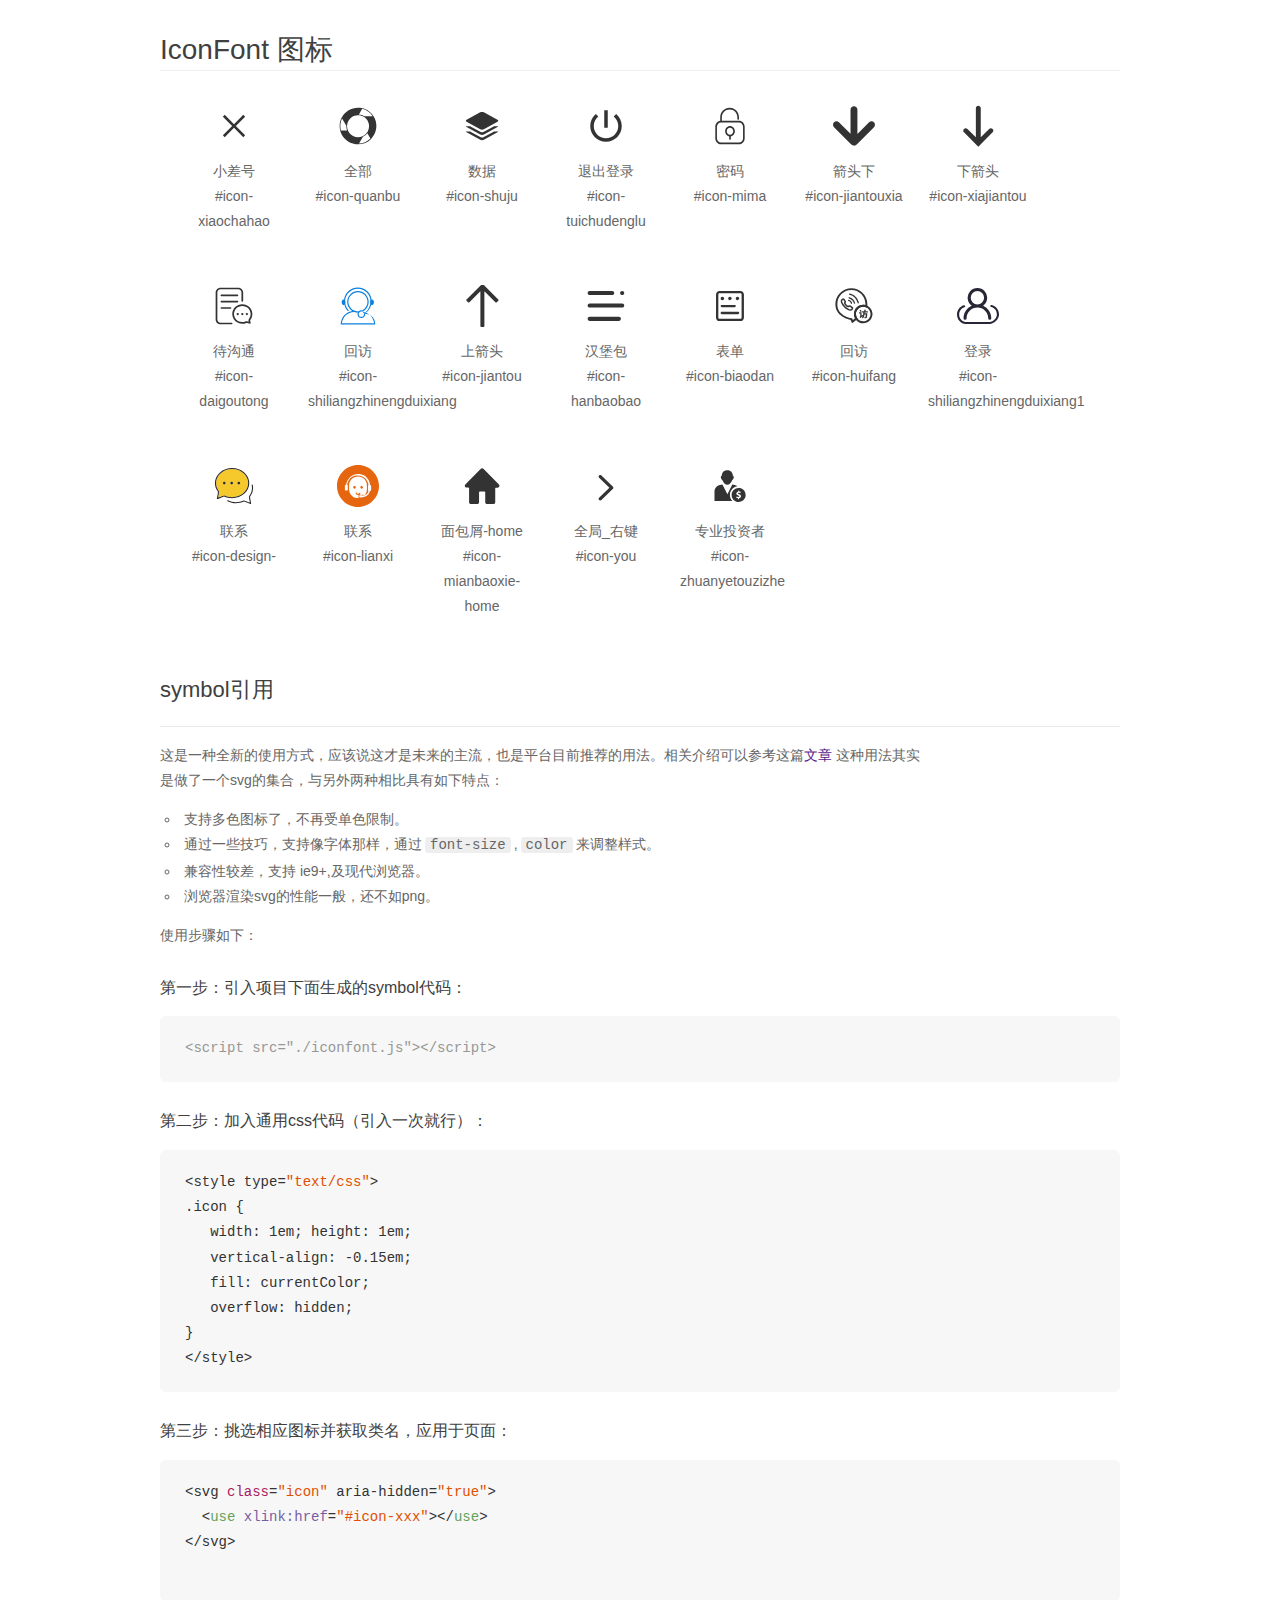
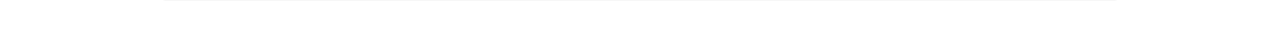
<file: message/css/font_e9hvjpo88yzoxbt9/demo_symbol.html>
<!DOCTYPE html>
<html>
<head>
    <meta charset="utf-8"/>
    <title>IconFont</title>
    <link rel="stylesheet" href="demo.css">
    <script src="iconfont.js"></script>

    <style type="text/css">
        .icon {
          /* 通过设置 font-size 来改变图标大小 */
          width: 1em; height: 1em;
          /* 图标和文字相邻时，垂直对齐 */
          vertical-align: -0.15em;
          /* 通过设置 color 来改变 SVG 的颜色/fill */
          fill: currentColor;
          /* path 和 stroke 溢出 viewBox 部分在 IE 下会显示
             normalize.css 中也包含这行 */
          overflow: hidden;
        }

    </style>
</head>
<body>
    <div class="main markdown">
        <h1>IconFont 图标</h1>
        <ul class="icon_lists clear">
            
                <li>
                    <svg class="icon" aria-hidden="true">
                        <use xlink:href="#icon-xiaochahao"></use>
                    </svg>
                    <div class="name">小差号</div>
                    <div class="fontclass">#icon-xiaochahao</div>
                </li>
            
                <li>
                    <svg class="icon" aria-hidden="true">
                        <use xlink:href="#icon-quanbu"></use>
                    </svg>
                    <div class="name">全部</div>
                    <div class="fontclass">#icon-quanbu</div>
                </li>
            
                <li>
                    <svg class="icon" aria-hidden="true">
                        <use xlink:href="#icon-shuju"></use>
                    </svg>
                    <div class="name">数据</div>
                    <div class="fontclass">#icon-shuju</div>
                </li>
            
                <li>
                    <svg class="icon" aria-hidden="true">
                        <use xlink:href="#icon-tuichudenglu"></use>
                    </svg>
                    <div class="name">退出登录</div>
                    <div class="fontclass">#icon-tuichudenglu</div>
                </li>
            
                <li>
                    <svg class="icon" aria-hidden="true">
                        <use xlink:href="#icon-mima"></use>
                    </svg>
                    <div class="name">密码</div>
                    <div class="fontclass">#icon-mima</div>
                </li>
            
                <li>
                    <svg class="icon" aria-hidden="true">
                        <use xlink:href="#icon-jiantouxia"></use>
                    </svg>
                    <div class="name">箭头下</div>
                    <div class="fontclass">#icon-jiantouxia</div>
                </li>
            
                <li>
                    <svg class="icon" aria-hidden="true">
                        <use xlink:href="#icon-xiajiantou"></use>
                    </svg>
                    <div class="name">下箭头</div>
                    <div class="fontclass">#icon-xiajiantou</div>
                </li>
            
                <li>
                    <svg class="icon" aria-hidden="true">
                        <use xlink:href="#icon-daigoutong"></use>
                    </svg>
                    <div class="name">待沟通</div>
                    <div class="fontclass">#icon-daigoutong</div>
                </li>
            
                <li>
                    <svg class="icon" aria-hidden="true">
                        <use xlink:href="#icon-shiliangzhinengduixiang"></use>
                    </svg>
                    <div class="name">回访</div>
                    <div class="fontclass">#icon-shiliangzhinengduixiang</div>
                </li>
            
                <li>
                    <svg class="icon" aria-hidden="true">
                        <use xlink:href="#icon-jiantou"></use>
                    </svg>
                    <div class="name">上箭头</div>
                    <div class="fontclass">#icon-jiantou</div>
                </li>
            
                <li>
                    <svg class="icon" aria-hidden="true">
                        <use xlink:href="#icon-hanbaobao"></use>
                    </svg>
                    <div class="name">汉堡包</div>
                    <div class="fontclass">#icon-hanbaobao</div>
                </li>
            
                <li>
                    <svg class="icon" aria-hidden="true">
                        <use xlink:href="#icon-biaodan"></use>
                    </svg>
                    <div class="name">表单</div>
                    <div class="fontclass">#icon-biaodan</div>
                </li>
            
                <li>
                    <svg class="icon" aria-hidden="true">
                        <use xlink:href="#icon-huifang"></use>
                    </svg>
                    <div class="name">回访</div>
                    <div class="fontclass">#icon-huifang</div>
                </li>
            
                <li>
                    <svg class="icon" aria-hidden="true">
                        <use xlink:href="#icon-shiliangzhinengduixiang1"></use>
                    </svg>
                    <div class="name">登录</div>
                    <div class="fontclass">#icon-shiliangzhinengduixiang1</div>
                </li>
            
                <li>
                    <svg class="icon" aria-hidden="true">
                        <use xlink:href="#icon-design-"></use>
                    </svg>
                    <div class="name">联系</div>
                    <div class="fontclass">#icon-design-</div>
                </li>
            
                <li>
                    <svg class="icon" aria-hidden="true">
                        <use xlink:href="#icon-lianxi"></use>
                    </svg>
                    <div class="name">联系</div>
                    <div class="fontclass">#icon-lianxi</div>
                </li>
            
                <li>
                    <svg class="icon" aria-hidden="true">
                        <use xlink:href="#icon-mianbaoxie-home"></use>
                    </svg>
                    <div class="name">面包屑-home</div>
                    <div class="fontclass">#icon-mianbaoxie-home</div>
                </li>
            
                <li>
                    <svg class="icon" aria-hidden="true">
                        <use xlink:href="#icon-you"></use>
                    </svg>
                    <div class="name">全局_右键</div>
                    <div class="fontclass">#icon-you</div>
                </li>
            
                <li>
                    <svg class="icon" aria-hidden="true">
                        <use xlink:href="#icon-zhuanyetouzizhe"></use>
                    </svg>
                    <div class="name">专业投资者</div>
                    <div class="fontclass">#icon-zhuanyetouzizhe</div>
                </li>
            
        </ul>


        <h2 id="symbol-">symbol引用</h2>
        <hr>

        <p>这是一种全新的使用方式，应该说这才是未来的主流，也是平台目前推荐的用法。相关介绍可以参考这篇<a href="">文章</a>
        这种用法其实是做了一个svg的集合，与另外两种相比具有如下特点：</p>
        <ul>
          <li>支持多色图标了，不再受单色限制。</li>
          <li>通过一些技巧，支持像字体那样，通过<code>font-size</code>,<code>color</code>来调整样式。</li>
          <li>兼容性较差，支持 ie9+,及现代浏览器。</li>
          <li>浏览器渲染svg的性能一般，还不如png。</li>
        </ul>
        <p>使用步骤如下：</p>
        <h3 id="-symbol-">第一步：引入项目下面生成的symbol代码：</h3>
        <pre><code class="lang-js hljs javascript"><span class="hljs-comment">&lt;script src="./iconfont.js"&gt;&lt;/script&gt;</span></code></pre>
        <h3 id="-css-">第二步：加入通用css代码（引入一次就行）：</h3>
        <pre><code class="lang-js hljs javascript">&lt;style type=<span class="hljs-string">"text/css"</span>&gt;
.icon {
   width: <span class="hljs-number">1</span>em; height: <span class="hljs-number">1</span>em;
   vertical-align: <span class="hljs-number">-0.15</span>em;
   fill: currentColor;
   overflow: hidden;
}
&lt;<span class="hljs-regexp">/style&gt;</span></code></pre>
        <h3 id="-">第三步：挑选相应图标并获取类名，应用于页面：</h3>
        <pre><code class="lang-js hljs javascript">&lt;svg <span class="hljs-class"><span class="hljs-keyword">class</span></span>=<span class="hljs-string">"icon"</span> aria-hidden=<span class="hljs-string">"true"</span>&gt;<span class="xml"><span class="hljs-tag">
  &lt;<span class="hljs-name">use</span> <span class="hljs-attr">xlink:href</span>=<span class="hljs-string">"#icon-xxx"</span>&gt;</span><span class="hljs-tag">&lt;/<span class="hljs-name">use</span>&gt;</span>
</span>&lt;<span class="hljs-regexp">/svg&gt;
        </span></code></pre>
    </div>
</body>
</html>
</file>
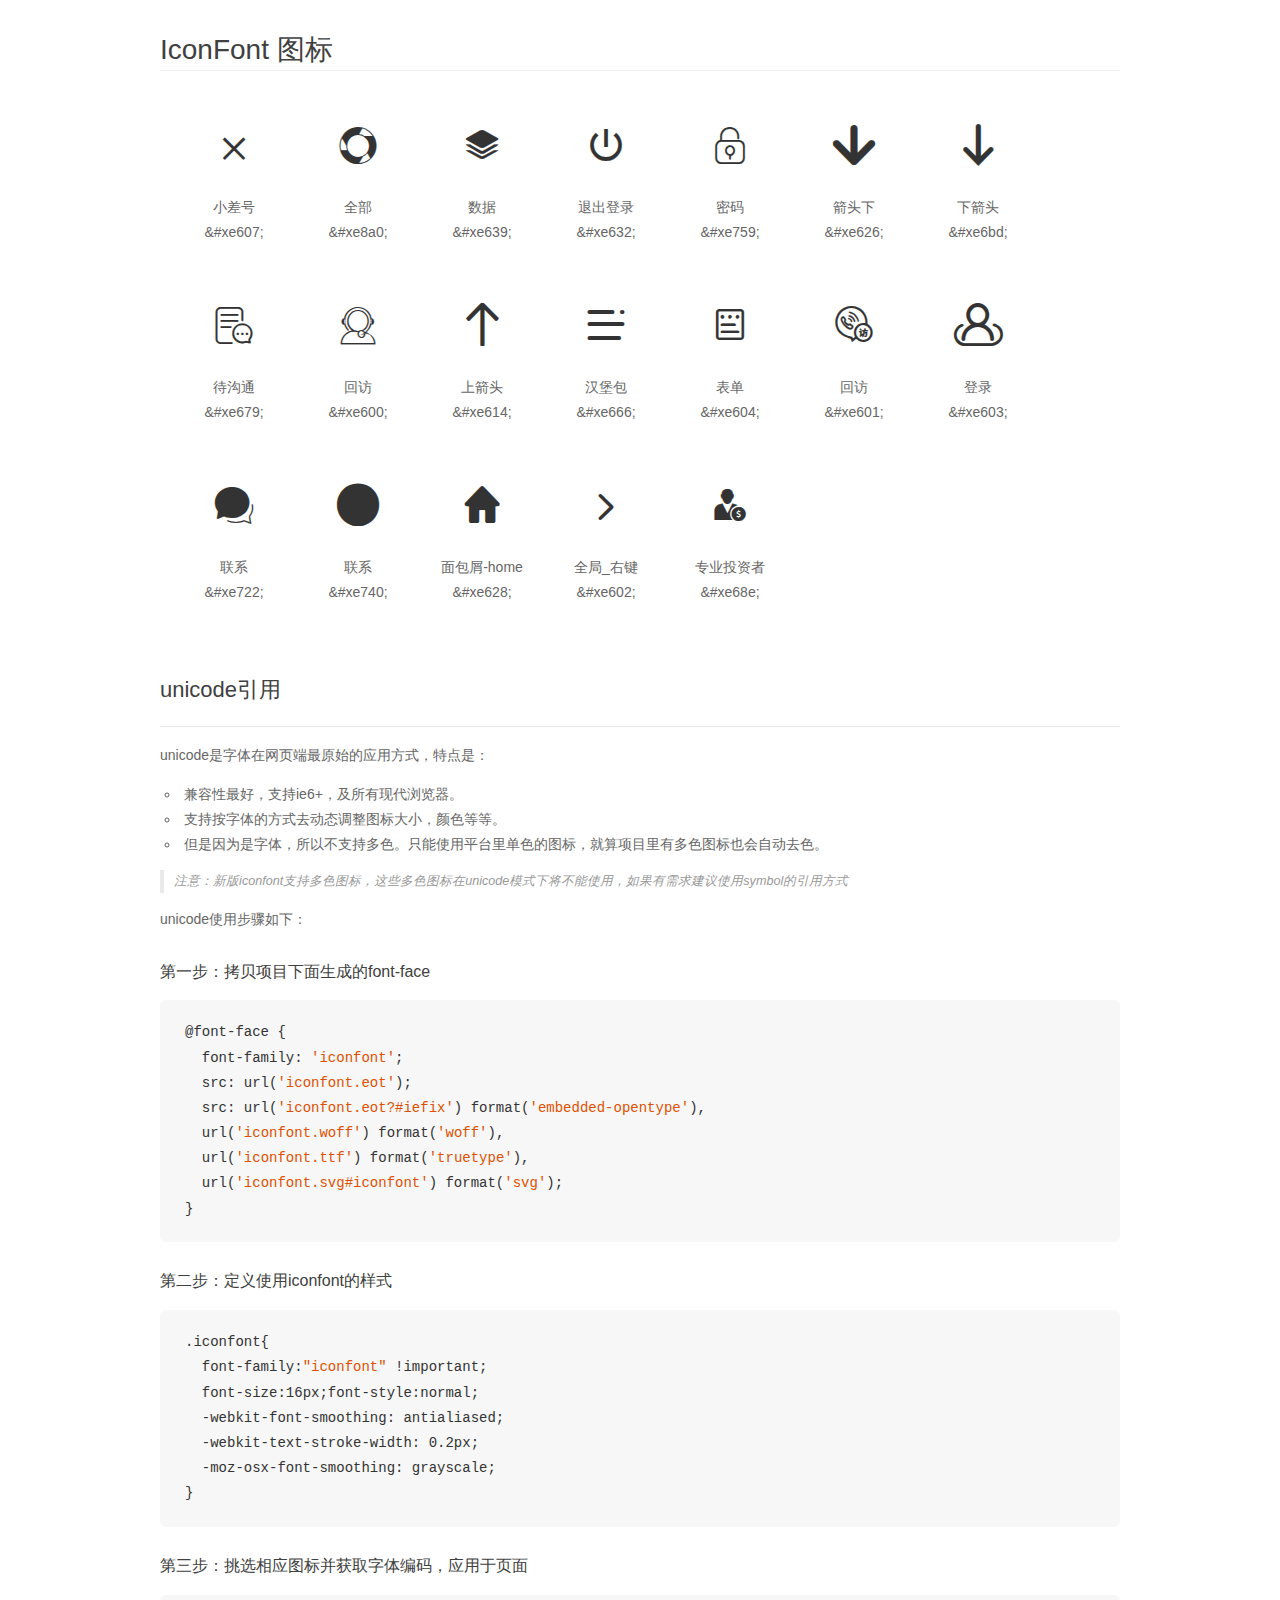
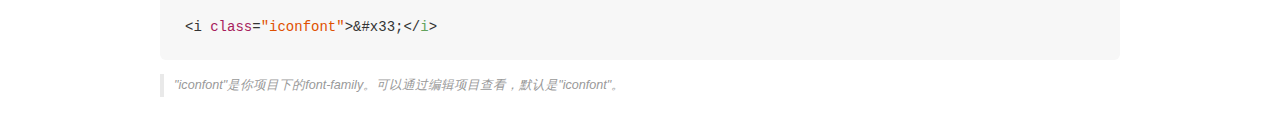
<file: message/css/font_e9hvjpo88yzoxbt9/demo_unicode.html>
<!DOCTYPE html>
<html>
<head>
    <meta charset="utf-8"/>
    <title>IconFont</title>
    <link rel="stylesheet" href="demo.css">

    <style type="text/css">

        @font-face {font-family: "iconfont";
          src: url('iconfont.eot'); /* IE9*/
          src: url('iconfont.eot#iefix') format('embedded-opentype'), /* IE6-IE8 */
          url('iconfont.woff') format('woff'), /* chrome, firefox */
          url('iconfont.ttf') format('truetype'), /* chrome, firefox, opera, Safari, Android, iOS 4.2+*/
          url('iconfont.svg#iconfont') format('svg'); /* iOS 4.1- */
        }

        .iconfont {
          font-family:"iconfont" !important;
          font-size:16px;
          font-style:normal;
          -webkit-font-smoothing: antialiased;
          -webkit-text-stroke-width: 0.2px;
          -moz-osx-font-smoothing: grayscale;
        }

    </style>
</head>
<body>
    <div class="main markdown">
        <h1>IconFont 图标</h1>
        <ul class="icon_lists clear">
            
                <li>
                <i class="icon iconfont">&#xe607;</i>
                    <div class="name">小差号</div>
                    <div class="code">&amp;#xe607;</div>
                </li>
            
                <li>
                <i class="icon iconfont">&#xe8a0;</i>
                    <div class="name">全部</div>
                    <div class="code">&amp;#xe8a0;</div>
                </li>
            
                <li>
                <i class="icon iconfont">&#xe639;</i>
                    <div class="name">数据</div>
                    <div class="code">&amp;#xe639;</div>
                </li>
            
                <li>
                <i class="icon iconfont">&#xe632;</i>
                    <div class="name">退出登录</div>
                    <div class="code">&amp;#xe632;</div>
                </li>
            
                <li>
                <i class="icon iconfont">&#xe759;</i>
                    <div class="name">密码</div>
                    <div class="code">&amp;#xe759;</div>
                </li>
            
                <li>
                <i class="icon iconfont">&#xe626;</i>
                    <div class="name">箭头下</div>
                    <div class="code">&amp;#xe626;</div>
                </li>
            
                <li>
                <i class="icon iconfont">&#xe6bd;</i>
                    <div class="name">下箭头</div>
                    <div class="code">&amp;#xe6bd;</div>
                </li>
            
                <li>
                <i class="icon iconfont">&#xe679;</i>
                    <div class="name">待沟通</div>
                    <div class="code">&amp;#xe679;</div>
                </li>
            
                <li>
                <i class="icon iconfont">&#xe600;</i>
                    <div class="name">回访</div>
                    <div class="code">&amp;#xe600;</div>
                </li>
            
                <li>
                <i class="icon iconfont">&#xe614;</i>
                    <div class="name">上箭头</div>
                    <div class="code">&amp;#xe614;</div>
                </li>
            
                <li>
                <i class="icon iconfont">&#xe666;</i>
                    <div class="name">汉堡包</div>
                    <div class="code">&amp;#xe666;</div>
                </li>
            
                <li>
                <i class="icon iconfont">&#xe604;</i>
                    <div class="name">表单</div>
                    <div class="code">&amp;#xe604;</div>
                </li>
            
                <li>
                <i class="icon iconfont">&#xe601;</i>
                    <div class="name">回访</div>
                    <div class="code">&amp;#xe601;</div>
                </li>
            
                <li>
                <i class="icon iconfont">&#xe603;</i>
                    <div class="name">登录</div>
                    <div class="code">&amp;#xe603;</div>
                </li>
            
                <li>
                <i class="icon iconfont">&#xe722;</i>
                    <div class="name">联系</div>
                    <div class="code">&amp;#xe722;</div>
                </li>
            
                <li>
                <i class="icon iconfont">&#xe740;</i>
                    <div class="name">联系</div>
                    <div class="code">&amp;#xe740;</div>
                </li>
            
                <li>
                <i class="icon iconfont">&#xe628;</i>
                    <div class="name">面包屑-home</div>
                    <div class="code">&amp;#xe628;</div>
                </li>
            
                <li>
                <i class="icon iconfont">&#xe602;</i>
                    <div class="name">全局_右键</div>
                    <div class="code">&amp;#xe602;</div>
                </li>
            
                <li>
                <i class="icon iconfont">&#xe68e;</i>
                    <div class="name">专业投资者</div>
                    <div class="code">&amp;#xe68e;</div>
                </li>
            
        </ul>
        <h2 id="unicode-">unicode引用</h2>
        <hr>

        <p>unicode是字体在网页端最原始的应用方式，特点是：</p>
        <ul>
        <li>兼容性最好，支持ie6+，及所有现代浏览器。</li>
        <li>支持按字体的方式去动态调整图标大小，颜色等等。</li>
        <li>但是因为是字体，所以不支持多色。只能使用平台里单色的图标，就算项目里有多色图标也会自动去色。</li>
        </ul>
        <blockquote>
        <p>注意：新版iconfont支持多色图标，这些多色图标在unicode模式下将不能使用，如果有需求建议使用symbol的引用方式</p>
        </blockquote>
        <p>unicode使用步骤如下：</p>
        <h3 id="-font-face">第一步：拷贝项目下面生成的font-face</h3>
        <pre><code class="lang-js hljs javascript">@font-face {
  font-family: <span class="hljs-string">'iconfont'</span>;
  src: url(<span class="hljs-string">'iconfont.eot'</span>);
  src: url(<span class="hljs-string">'iconfont.eot?#iefix'</span>) format(<span class="hljs-string">'embedded-opentype'</span>),
  url(<span class="hljs-string">'iconfont.woff'</span>) format(<span class="hljs-string">'woff'</span>),
  url(<span class="hljs-string">'iconfont.ttf'</span>) format(<span class="hljs-string">'truetype'</span>),
  url(<span class="hljs-string">'iconfont.svg#iconfont'</span>) format(<span class="hljs-string">'svg'</span>);
}
</code></pre>
        <h3 id="-iconfont-">第二步：定义使用iconfont的样式</h3>
        <pre><code class="lang-js hljs javascript">.iconfont{
  font-family:<span class="hljs-string">"iconfont"</span> !important;
  font-size:<span class="hljs-number">16</span>px;font-style:normal;
  -webkit-font-smoothing: antialiased;
  -webkit-text-stroke-width: <span class="hljs-number">0.2</span>px;
  -moz-osx-font-smoothing: grayscale;
}
</code></pre>
        <h3 id="-">第三步：挑选相应图标并获取字体编码，应用于页面</h3>
        <pre><code class="lang-js hljs javascript">&lt;i <span class="hljs-class"><span class="hljs-keyword">class</span></span>=<span class="hljs-string">"iconfont"</span>&gt;&amp;#x33;<span class="xml"><span class="hljs-tag">&lt;/<span class="hljs-name">i</span>&gt;</span></span></code></pre>

        <blockquote>
        <p>"iconfont"是你项目下的font-family。可以通过编辑项目查看，默认是"iconfont"。</p>
        </blockquote>
    </div>


</body>
</html>
</file>
<file: message/css/index.css>
body,html{
    background-color: #EEEEEE;
}
.index_header{
    width: 100%;
    height: 1rem;
    background-color: #1F262D;
    padding-bottom: 0.12rem!important;
    padding-top: 0.12rem!important;
    position: fixed;
    top: 0px;
    left: 0px;
    display: flex;
    color: #fff;
    z-index: 999;
    line-height: 1rem;
    justify-content:space-between;
}
.index_baitai{
    width: 100%;
    height: 1rem;
    padding-bottom: 0.12rem!important;
    padding-top: 0.12rem!important;
    line-height: 1rem;
}
.index_nav{
    font-size: 16px;
    color: #fff;
    flex-grow: 0;
    width: 0.6rem;
}
.index_logo{
    flex-grow: 0;
    background: url("../image/logo.png") no-repeat center center/1.5rem;
}

/***index_personal*/
.index_personal{
    display: flex;
    width: 100%;
    height: 0.8rem;
    padding: 0.1rem 3%;
   justify-content: space-between;
    background-color: #2E363F;
}
.index_xinxi_box{
    width: 2.6rem;
    display: flex;
    border-right: 1px solid #000;
}
.index_xinxi_box img{
    flex-grow: 0;
    width: 0.6rem;
    height: 0.6rem;
    margin-right: 0.3rem;
    border-radius: 5px;
    overflow: hidden;
}
.index_xinxi_box span{
    font-size: 14px;
    color: #fff;
    flex-grow: 1;
    line-height: 0.6rem;
}
.index_tui{
    color: #fff;
    font-size: 14px;
    line-height: 0.6rem;
}
/**index_miaoBao***/
.index_miaoBao{
    width: 100%;
    height: 0.7rem;
    padding: 0.1rem 3%;
    background-color: #fff;
    font-size: 11px;
    color: #666666;
    text-align: center;
    line-height: 0.5rem;
}
.index_miaoBao a{
    font-size: 11px;
    color: #666666;
}
.index_box{
    padding: 0.5rem 0.4rem;
    font-size: 14px;
    padding-top: 0px;
}
.index_list{
    width: 100%;
    background-color: #27A9E3;
    border-radius: 5px;
    margin-top: 0.3rem;
    position: relative;
}
.index_position{
    display: block;
    padding: 0.1rem;
    position: absolute;
    right: -0.2rem;
    top: -0.25rem;
    background-color: #F74D4D;
    color: #fff;
}
.index_A{
    display: block;
    width: 100%;
    height: 100%;
    text-align: center;
    text-decoration: none;
    padding: 0.3rem 0px;
}
.index_list_icon{
    display: block;
    font-size: 30px!important;
    color: #fff;
}
.index_list_text{
    display: block;
    color: #fff;
    font-size: 14px;
}
.index_Bga{
    background-color: #28B779;
}
.index_Bgb{
    background-color: #FFB848;
}
.index_Bgc{
    background-color: #DA542E;
}
.index_Bgd{
    background-color: #2255A4;
}
.index_Bge{
    background-color: #27A9E3;
}

.index_MaxBox{
    height: 100%;
    overflow: hidden;
    position: relative;
}
/*遮罩开始*/
.index_mask{
    display: flex;
    width: 100%;
    height: 100%;
    background-color: rgba(0,0,0,0.5);
    transition:left 1s;
    position: absolute;
    left: -100%;
    top: 0px;
}
.index_mask_box{
    width: 60%;
    height: 100%;
    /*background-color: rgba(14, 16, 20, 1);*/
    background-color: rgba(38, 38, 38, 0.96);
}
.index_mask_right{
    width: 40%;
    height: 100%;
}
.index_mask_ul{
    width: 100%;
}
.index_mask_list{
    display: flex;
    width: 100%;
    height: 0.8rem;
    padding: 0.1rem 5%;
    transition:all 1s;
    color: #fff;
    font-size: 14px;
    line-height: 0.6rem;
    justify-content: space-between;
}
.index_mask_image{
    /*width: 100%;*/
    height: auto;
    padding: 0.5rem;
    text-align: center;
    font-size: 16px;
    color: #fff;
}
.index_mask_tuBox{
    width: 1.4rem;
    height: 1.4rem;
    border: 4px solid #fff;
    background: url("../image/aa.jpg") no-repeat center center/cover;
    border-radius: 50%;
    margin: 0 auto;
    overflow: hidden;
}
.mask_name{
    display: block;
   margin-top: 0.1rem;
}
.Mask_A{
    display: block;
    width: 100%;
    height: 0.8rem;
    padding: 0.1rem 5%;
    /*background-color: #1B1B1B;*/
    color: #fff;
    font-size: 14px;
    line-height: 0.6rem;
}
.Mask_active{
    display: block !important;
}
#Mask_uls{
    display: none;
}
.Mask_list{
    transition:all 0.5s;
}
.aa{
    background: #1B1B1B;
}
/*遮罩结束*/


/*投资者编辑开始*/
.editor_textarea{
    resize:none;
    width: 100%;
    height: 2rem;
    border: 1px solid #dfdfdf;
    margin-top: 0.3rem;
    padding: 5px;
}
</file>
<file: message/css/base.css>
*{
    margin: 0;
    padding: 0;
    /*font-size: 16px;*/
    font-family: Helvetica,sans-serif;
    box-sizing:border-box;
}
body,form,textarea,select,option,ul,li,ol,dl,dt,dd,p,pre{
    list-style: none;
    margin: 0;
    padding: 0;
    border: none;
    outline: none;
}
input{
    margin: 0;
    padding: 0;
    list-style: none;
    border: none;
}
a{
    text-decoration: none;
    -webkit-tap-highlight-color:rgba(0,0,0,0);
    background-color: transparent;
}

img{
    border: 0;
    border-style: none;
}
button,input{
    overflow: visible;
}

.container{
    padding: 0 5%;
}
</file>
<file: message/css/iconfont.css>
@font-face {font-family: "iconfont";
  src: url('iconfont.eot?t=1494831969817'); /* IE9*/
  src: url('iconfont.eot?t=1494831969817#iefix') format('embedded-opentype'), /* IE6-IE8 */
  url('iconfont.woff?t=1494831969817') format('woff'), /* chrome, firefox */
  url('iconfont.ttf?t=1494831969817') format('truetype'), /* chrome, firefox, opera, Safari, Android, iOS 4.2+*/
  url('iconfont.svg?t=1494831969817#iconfont') format('svg'); /* iOS 4.1- */
}

.iconfont {
  font-family:"iconfont" !important;
  font-size:16px;
  font-style:normal;
  -webkit-font-smoothing: antialiased;
  -moz-osx-font-smoothing: grayscale;
}

.icon-xiaochahao:before { content: "\e607"; }

.icon-quanbu:before { content: "\e8a0"; }

.icon-shuju:before { content: "\e639"; }

.icon-tuichudenglu:before { content: "\e632"; }

.icon-mima:before { content: "\e759"; }

.icon-jiantouxia:before { content: "\e626"; }

.icon-xiajiantou:before { content: "\e6bd"; }

.icon-daigoutong:before { content: "\e679"; }

.icon-shiliangzhinengduixiang:before { content: "\e600"; }

.icon-jiantou:before { content: "\e614"; }

.icon-hanbaobao:before { content: "\e666"; }

.icon-biaodan:before { content: "\e604"; }

.icon-huifang:before { content: "\e601"; }

.icon-shiliangzhinengduixiang1:before { content: "\e603"; }

.icon-design-:before { content: "\e722"; }

.icon-lianxi:before { content: "\e740"; }

.icon-mianbaoxie-home:before { content: "\e628"; }

.icon-you:before { content: "\e602"; }

.icon-zhuanyetouzizhe:before { content: "\e68e"; }
</file>
<file: message/css/admin.css>
body,html{
    background-color: #2E363F;
    height: 100%;
    padding: 0px !important;
}
.admin_box{
    width: 100%;
    height: 100%;
    padding: 0 5%;
}
.admin_top{
    width: 100%;
    height: 1.4rem;
    background: url(../image/logo.png) no-repeat center/2.2rem;
    border-bottom: 1px solid #3F4954;
}
.admin_logo_box{
    display: flex;
    width: 100%;
    /*margin: 0 auto;*/
    height: 100px;
}
.admin_ming{
    flex-grow: 1;
    line-height: 100px;
    /*color: #27A9E3;*/
    text-align: center;
    color: #fff;
    font-size: 20px;
}
.admin_ming>span{
    font-size: 18px;
}
.admin_ming .admin_one{
    color:#29A671;
}
.admin_ming .admin_two{
    color:#FFB848;
}
.admin_admin{
    display: flex;
    width: 80%;
    height: 1rem;
    margin: 0 auto;
    margin-top: 30px;
}
.admin_icon{
    width: 1rem;
    flex-grow: 0;
    background-color: #28B779;
    text-align: center;
    line-height: 1rem;
    color: #fff;
    font-size: 20px!important;
}
.admin_admin>input{
    flex-grow: 1;
    list-style: none;
    border: none;
    font-size: 18px;
    padding-left: 0.15rem;
}
.admin_password{
    margin-top: 1rem;
}
.admin_icon_two{
    background-color: #FFB848;
}
.admin_buttom{
    width: 100%;
    height: 1rem;
    border-bottom: 1px solid #3F4954;
}
.admin_button{
    /*display: flex;*/
    width: 100%;
    height: 0.8rem;
    margin-top: 0.3rem;
    /*justify-content:space-between;*/
}
.admin_wang{
    width: 40%;
    border-radius: 30px;
    height: 0.9rem;
    margin: 0 auto;
    padding: 0.2rem 0.3rem;
    line-height: 0.5rem;
    background-color: #49AFCD;
    color: #fff;
    text-align: center;
    font-size: 16px;
}
.admin_login{
    background-color: #5BB75B;
}
</file>
<file: message/css/All.css>
body,html{
    /*height: 100%;*/
}
.Contact_box{
    padding: 0.5rem 0.4rem;
    font-size: 14px;
    padding-top: 0px;
}
/*标题开始*/
.Title{
    width: 100%;
    text-align: center;
    height: 2rem;
    border-bottom: 1px solid #d6d6d6;
}
.Title h1{
    line-height: 2rem;
    font-weight: normal;
}
/*标题结束*/
/*留言列表开始*/
.menu{
    width: 100%;
    height: auto;
    border: 1px solid #c8c8c8;
    margin-top: 0.8rem;
}
.menu_title_box{
    display: flex;
    width: 100%;
    height: 0.8rem;
    font-size: 14px;
    border-bottom: 1px solid #c8c8c8;
}
.menu_icon{
    flex-grow: 0;
    width: 0.75rem;
    text-align: center;
    line-height: 0.8rem;
    border-right: 1px solid #c8c8c8;

}
.menu_title{
    line-height: 0.8rem;
    flex-grow: 1;
    padding-left: 10px;
}
.menu_list_box{
    width: 100%;
    background-color: #f9f9f9;
}
.menu_list{
    width: 100%;
    padding: 0.3rem 0.75rem 0.2rem 0.75rem;
    border-bottom: 1px solid #dedede;
}
.menu_cha{
    width: 100%;
    height: 1.4rem;
    background-color: #f5f5f5;
    line-height: 1.4rem;
    text-align: center;
}
.mune_button{
    /*display: block;*/
    width: 1.2rem;
    list-style: none;
    height: 0.6rem;
    text-align: center;
    line-height: 0.6rem;
    background-color: #51A351;
    color: #fff;
    border: none;
    margin: 0 auto;
}
.menu_p{
    display: inline;
    font-size: 14px;
}
.menu_input{
    width: 100%;
    height: 0.7rem;
    margin-top: 0.3rem;
    border: 1px solid #dfdfdf;
    padding-left: 5px;
}

/*留言列表结束*/
/*静态列表开始*/
.Static_Box{
    width: 100%;
    height: auto;
    border: 1px solid #c8c8c8;
    margin-top: 0.35rem;
}
.Static_nav{
    display: flex;
    height: 0.8rem;
    background-color: #fff;
    padding: 0.1rem;
}
.Static_Bg{
    background-color: #eee !important;
}
.Static_select{
    line-height:0.6rem;
    border-right: 1px solid #c8c8c8;
    padding-right: 10px;
}
.Static_select>select,option{
    border: 1px solid #aaaaaa;
    height: 70%;
}
.Static_sousuo{
    flex-grow: 1;
    border: 1px solid #cccccc;
    padding-left: 5px;
}
.Static_BgBox{
    width: 100%;
    overflow: auto;
    position: relative;
}


.th_span_box{
    display: block;
    width: 0.7rem;
    margin: 0 auto;
}
.th_span_box>span{
    font-size: 12px!important;
    text-align: left;
}
.th_span_box>span:nth-child(2){
    text-align: right;
}
.Static_buttom_max{
    width: 100%;
    height: 0.8rem;
    position: relative;
    /*background-color: red;*/
}
.Static_paging{
    display: flex;
    width: 80%;
    height: 0.68rem;
    justify-content: space-between;
    border: 1px solid #b8b8b8;
    position: absolute;
    left: 0px;
    top: 0.35rem;
    bottom:0px;
    right: 0px;
    margin: 0 auto;
    background-color: #fff;
}
.Static_paging>a{
    display:block;
    text-align: center !important;
    line-height: 0.58rem;
    flex-grow:1;
    color: #000;
    padding: 0.1rem;
    border-right: 1px solid #b8b8b8;
}
.td_tell_cha{
    /*display: block;*/
    color: #00a8e0 !important;

}
.Static_active{
    background-color: #41BEDD;
    color: #fff !important;
}
.table-1{
    border: 1px solid #ccc;
    border-collapse: collapse;
    width:250%;
    border-right: none;
    border-left: none;
}
.table-1 tr,.table-1 td{
    border: 1px solid #ccc;
    padding:0.07rem 0;
    text-align: center;
    background-color: #f6f6f6;
}
.table-1 th{
    background-color:#CCC;
    border: 1px solid #eee;
    font-size: 14px;
    padding:0.1rem 0.1rem;

}
/*th,td{padding:6px 0;text-align:center;border:1px solid #999;}*/
/*th{background-color:#CCC;color:#ffffff;}*/
/*.sort_able{cursor:pointer;background:url(../image/small.gif) no-repeat right center;}*/
/*.sort_asc{background:url(../image/asc.png) no-repeat right center;cursor:pointer;padding:0.07rem 0;}*/
/*.sort_desc{background:url(../image/desc.png) no-repeat right center;cursor:pointer;padding:0.07rem 0;}*/
/*静态列表结束*/
</file>
<file: message/css/investment.css>
.menu_list_select{
    width: 100%;
    height: 0.7rem;
    margin-top: 0.3rem;
    border: 1px solid #dfdfdf;
    padding-left: 5px;
}
.menu_list_select>option{
    /*width: 100%;*/
    height: 0.7rem;
    outline: none;
}
.td_editor{
    display: block;
    width: 0.8rem;
    height: 0.4rem;
    background-color: #1AB394;
    color: #fff;
    margin: 0 auto;
    font-size: 12px;
}


.mandatory{
    opacity: 0;
    color: red;
}
</file>
<file: message/css/font_e9hvjpo88yzoxbt9/iconfont.css>
@font-face {font-family: "iconfont";
  src: url('iconfont.eot?t=1494831969817'); /* IE9*/
  src: url('iconfont.eot?t=1494831969817#iefix') format('embedded-opentype'), /* IE6-IE8 */
  url('iconfont.woff?t=1494831969817') format('woff'), /* chrome, firefox */
  url('iconfont.ttf?t=1494831969817') format('truetype'), /* chrome, firefox, opera, Safari, Android, iOS 4.2+*/
  url('iconfont.svg?t=1494831969817#iconfont') format('svg'); /* iOS 4.1- */
}

.iconfont {
  font-family:"iconfont" !important;
  font-size:16px;
  font-style:normal;
  -webkit-font-smoothing: antialiased;
  -moz-osx-font-smoothing: grayscale;
}

.icon-xiaochahao:before { content: "\e607"; }

.icon-quanbu:before { content: "\e8a0"; }

.icon-shuju:before { content: "\e639"; }

.icon-tuichudenglu:before { content: "\e632"; }

.icon-mima:before { content: "\e759"; }

.icon-jiantouxia:before { content: "\e626"; }

.icon-xiajiantou:before { content: "\e6bd"; }

.icon-daigoutong:before { content: "\e679"; }

.icon-shiliangzhinengduixiang:before { content: "\e600"; }

.icon-jiantou:before { content: "\e614"; }

.icon-hanbaobao:before { content: "\e666"; }

.icon-biaodan:before { content: "\e604"; }

.icon-huifang:before { content: "\e601"; }

.icon-shiliangzhinengduixiang1:before { content: "\e603"; }

.icon-design-:before { content: "\e722"; }

.icon-lianxi:before { content: "\e740"; }

.icon-mianbaoxie-home:before { content: "\e628"; }

.icon-you:before { content: "\e602"; }

.icon-zhuanyetouzizhe:before { content: "\e68e"; }
</file>
<file: message/css/font_e9hvjpo88yzoxbt9/demo.css>
*{margin: 0;padding: 0;list-style: none;}
/*
KISSY CSS Reset
理念：1. reset 的目的不是清除浏览器的默认样式，这仅是部分工作。清除和重置是紧密不可分的。
2. reset 的目的不是让默认样式在所有浏览器下一致，而是减少默认样式有可能带来的问题。
3. reset 期望提供一套普适通用的基础样式。但没有银弹，推荐根据具体需求，裁剪和修改后再使用。
特色：1. 适应中文；2. 基于最新主流浏览器。
维护：玉伯<lifesinger@gmail.com>, 正淳<ragecarrier@gmail.com>
 */

/** 清除内外边距 **/
body, h1, h2, h3, h4, h5, h6, hr, p, blockquote, /* structural elements 结构元素 */
dl, dt, dd, ul, ol, li, /* list elements 列表元素 */
pre, /* text formatting elements 文本格式元素 */
form, fieldset, legend, button, input, textarea, /* form elements 表单元素 */
th, td /* table elements 表格元素 */ {
  margin: 0;
  padding: 0;
}

/** 设置默认字体 **/
body,
button, input, select, textarea /* for ie */ {
  font: 12px/1.5 tahoma, arial, \5b8b\4f53, sans-serif;
}
h1, h2, h3, h4, h5, h6 { font-size: 100%; }
address, cite, dfn, em, var { font-style: normal; } /* 将斜体扶正 */
code, kbd, pre, samp { font-family: courier new, courier, monospace; } /* 统一等宽字体 */
small { font-size: 12px; } /* 小于 12px 的中文很难阅读，让 small 正常化 */

/** 重置列表元素 **/
ul, ol { list-style: none; }

/** 重置文本格式元素 **/
a { text-decoration: none; }
a:hover { text-decoration: underline; }


/** 重置表单元素 **/
legend { color: #000; } /* for ie6 */
fieldset, img { border: 0; } /* img 搭车：让链接里的 img 无边框 */
button, input, select, textarea { font-size: 100%; } /* 使得表单元素在 ie 下能继承字体大小 */
/* 注：optgroup 无法扶正 */

/** 重置表格元素 **/
table { border-collapse: collapse; border-spacing: 0; }

/* 清除浮动 */
.ks-clear:after, .clear:after {
  content: '\20';
  display: block;
  height: 0;
  clear: both;
}
.ks-clear, .clear {
  *zoom: 1;
}

.main {
  padding: 30px 100px;
width: 960px;
margin: 0 auto;
}
.main h1{font-size:36px; color:#333; text-align:left;margin-bottom:30px; border-bottom: 1px solid #eee;}

.helps{margin-top:40px;}
.helps pre{
  padding:20px;
  margin:10px 0;
  border:solid 1px #e7e1cd;
  background-color: #fffdef;
  overflow: auto;
}

.icon_lists{
  width: 100% !important;

}

.icon_lists li{
  float:left;
  width: 100px;
  height:180px;
  text-align: center;
  list-style: none !important;
}
.icon_lists .icon{
  font-size: 42px;
  line-height: 100px;
  margin: 10px 0;
  color:#333;
  -webkit-transition: font-size 0.25s ease-out 0s;
  -moz-transition: font-size 0.25s ease-out 0s;
  transition: font-size 0.25s ease-out 0s;

}
.icon_lists .icon:hover{
  font-size: 100px;
}



.markdown {
  color: #666;
  font-size: 14px;
  line-height: 1.8;
}

.highlight {
  line-height: 1.5;
}

.markdown img {
  vertical-align: middle;
  max-width: 100%;
}

.markdown h1 {
  color: #404040;
  font-weight: 500;
  line-height: 40px;
  margin-bottom: 24px;
}

.markdown h2,
.markdown h3,
.markdown h4,
.markdown h5,
.markdown h6 {
  color: #404040;
  margin: 1.6em 0 0.6em 0;
  font-weight: 500;
  clear: both;
}

.markdown h1 {
  font-size: 28px;
}

.markdown h2 {
  font-size: 22px;
}

.markdown h3 {
  font-size: 16px;
}

.markdown h4 {
  font-size: 14px;
}

.markdown h5 {
  font-size: 12px;
}

.markdown h6 {
  font-size: 12px;
}

.markdown hr {
  height: 1px;
  border: 0;
  background: #e9e9e9;
  margin: 16px 0;
  clear: both;
}

.markdown p,
.markdown pre {
  margin: 1em 0;
}

.markdown > p,
.markdown > blockquote,
.markdown > .highlight,
.markdown > ol,
.markdown > ul {
  width: 80%;
}

.markdown ul > li {
  list-style: circle;
}

.markdown > ul li,
.markdown blockquote ul > li {
  margin-left: 20px;
  padding-left: 4px;
}

.markdown > ul li p,
.markdown > ol li p {
  margin: 0.6em 0;
}

.markdown ol > li {
  list-style: decimal;
}

.markdown > ol li,
.markdown blockquote ol > li {
  margin-left: 20px;
  padding-left: 4px;
}

.markdown code {
  margin: 0 3px;
  padding: 0 5px;
  background: #eee;
  border-radius: 3px;
}

.markdown pre {
  border-radius: 6px;
  background: #f7f7f7;
  padding: 20px;
}

.markdown pre code {
  border: none;
  background: #f7f7f7;
  margin: 0;
}

.markdown strong,
.markdown b {
  font-weight: 600;
}

.markdown > table {
  border-collapse: collapse;
  border-spacing: 0px;
  empty-cells: show;
  border: 1px solid #e9e9e9;
  width: 95%;
  margin-bottom: 24px;
}

.markdown > table th {
  white-space: nowrap;
  color: #333;
  font-weight: 600;

}

.markdown > table th,
.markdown > table td {
  border: 1px solid #e9e9e9;
  padding: 8px 16px;
  text-align: left;
}

.markdown > table th {
  background: #F7F7F7;
}

.markdown blockquote {
  font-size: 90%;
  color: #999;
  border-left: 4px solid #e9e9e9;
  padding-left: 0.8em;
  margin: 1em 0;
  font-style: italic;
}

.markdown blockquote p {
  margin: 0;
}

.markdown .anchor {
  opacity: 0;
  transition: opacity 0.3s ease;
  margin-left: 8px;
}

.markdown .waiting {
  color: #ccc;
}

.markdown h1:hover .anchor,
.markdown h2:hover .anchor,
.markdown h3:hover .anchor,
.markdown h4:hover .anchor,
.markdown h5:hover .anchor,
.markdown h6:hover .anchor {
  opacity: 1;
  display: inline-block;
}

.markdown > br,
.markdown > p > br {
  clear: both;
}


.hljs {
  display: block;
  background: white;
  padding: 0.5em;
  color: #333333;
  overflow-x: auto;
}

.hljs-comment,
.hljs-meta {
  color: #969896;
}

.hljs-string,
.hljs-variable,
.hljs-template-variable,
.hljs-strong,
.hljs-emphasis,
.hljs-quote {
  color: #df5000;
}

.hljs-keyword,
.hljs-selector-tag,
.hljs-type {
  color: #a71d5d;
}

.hljs-literal,
.hljs-symbol,
.hljs-bullet,
.hljs-attribute {
  color: #0086b3;
}

.hljs-section,
.hljs-name {
  color: #63a35c;
}

.hljs-tag {
  color: #333333;
}

.hljs-title,
.hljs-attr,
.hljs-selector-id,
.hljs-selector-class,
.hljs-selector-attr,
.hljs-selector-pseudo {
  color: #795da3;
}

.hljs-addition {
  color: #55a532;
  background-color: #eaffea;
}

.hljs-deletion {
  color: #bd2c00;
  background-color: #ffecec;
}

.hljs-link {
  text-decoration: underline;
}

pre{
  background: #fff;
}
</file>
